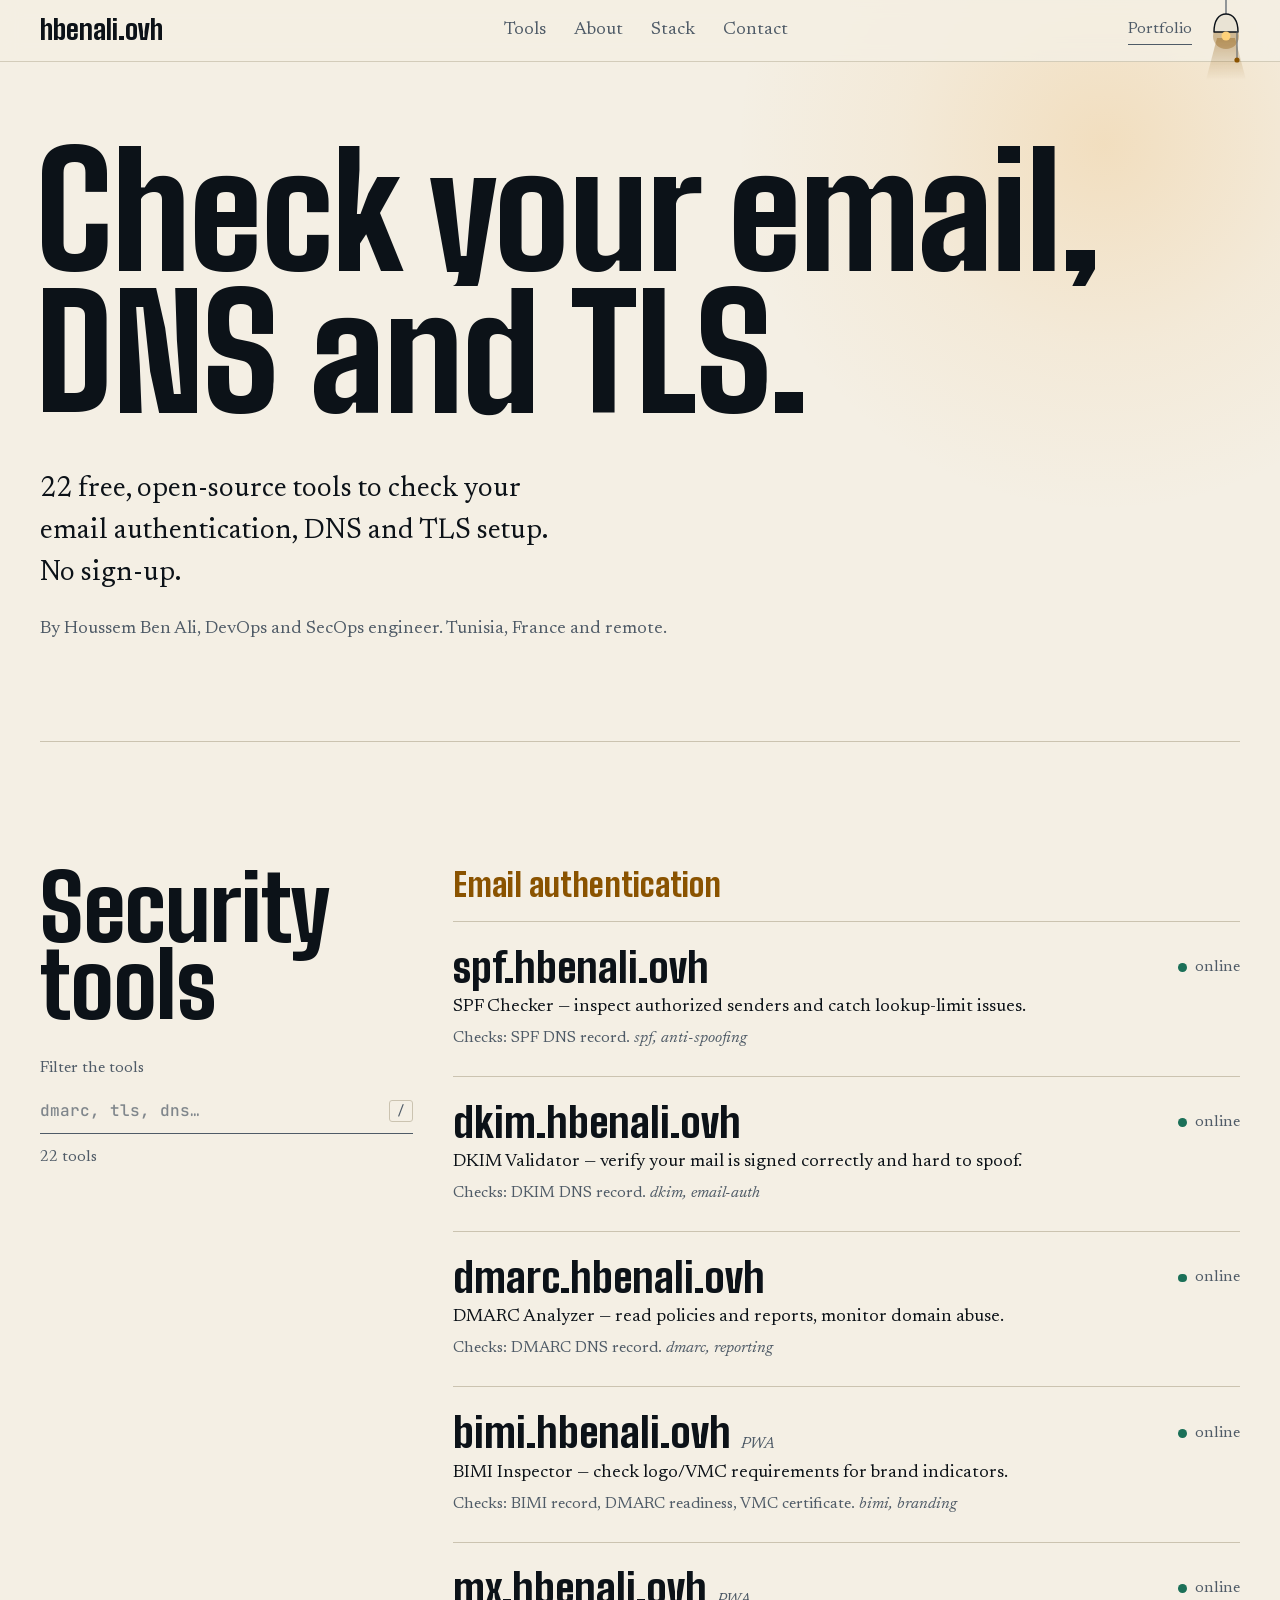
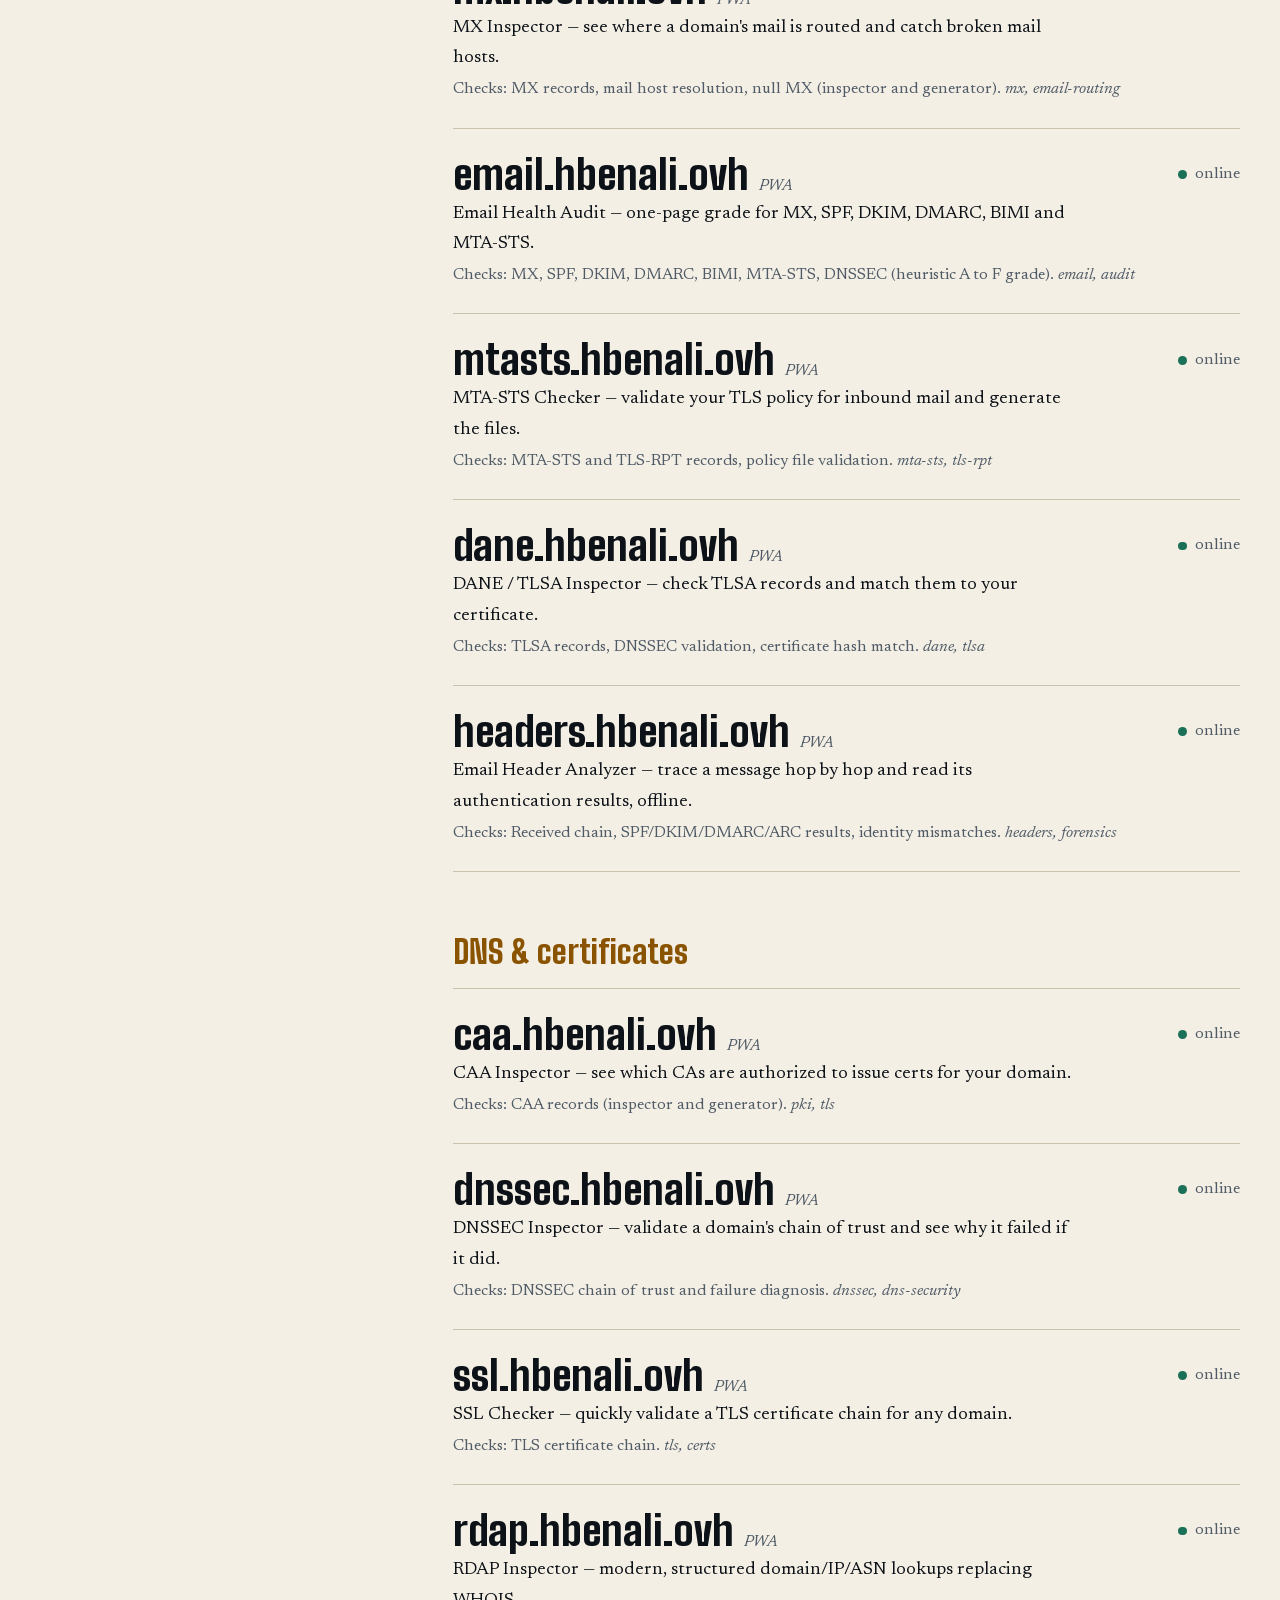
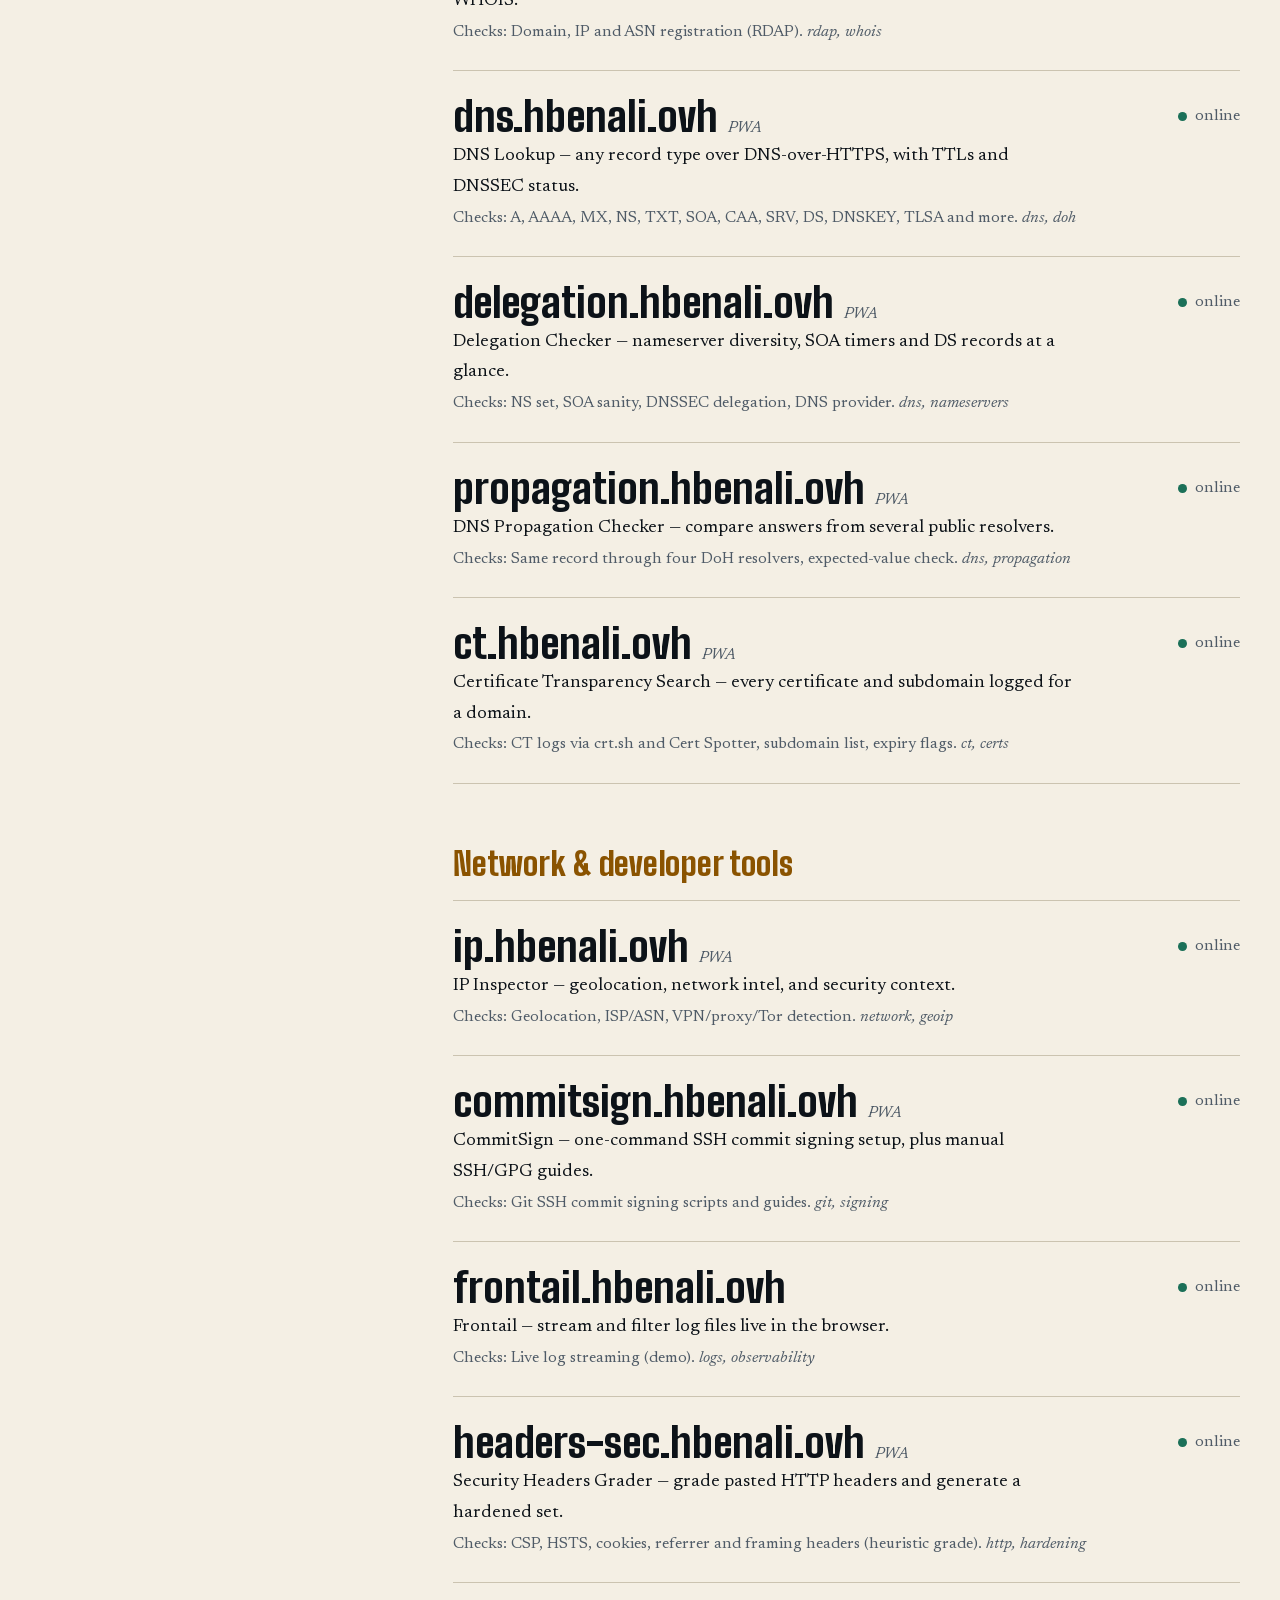
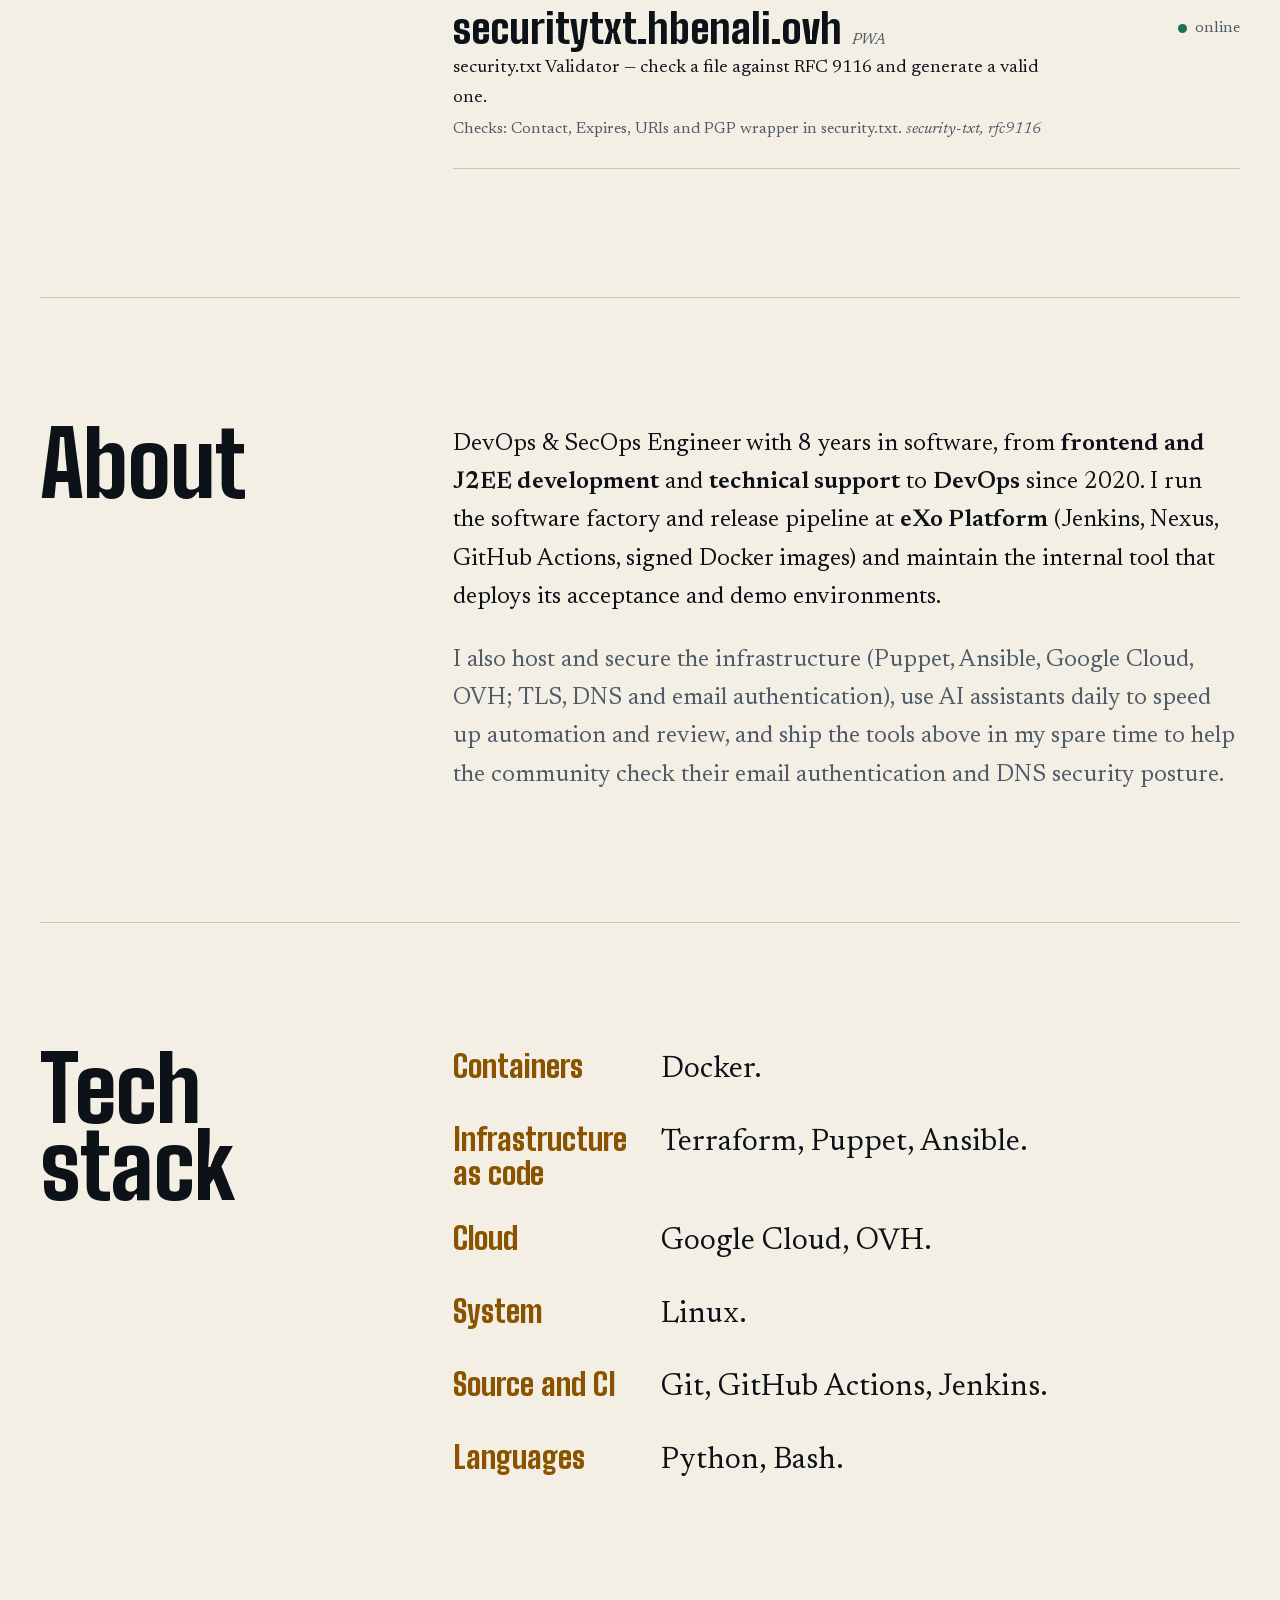
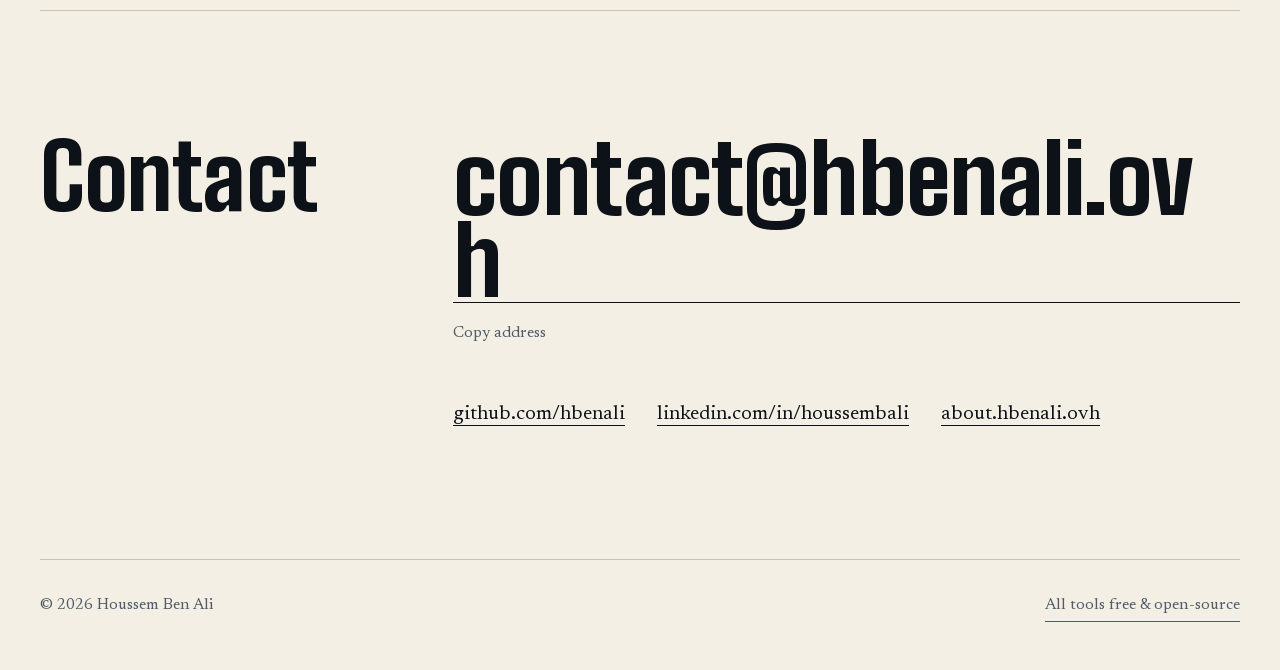
<file: index.html>
<!DOCTYPE html>
<html lang="en">

<head>
    <meta charset="UTF-8">
    <meta name="viewport" content="width=device-width, initial-scale=1.0">
    <title>hbenali.ovh - Houssem Ben Ali | DevOps & SecOps Engineer · Open-Source Security Tools</title>

    <!-- SEO -->
    <meta name="description" content="Houssem Ben Ali - DevOps & SecOps Engineer. Open-source security tools: MX, CAA, DKIM, SPF, DMARC, BIMI, DNS, DANE and IP inspection.">
    <meta name="keywords" content="DevOps, Open Source, Security, Email Authentication, CAA, DKIM, SPF, DMARC, BIMI, IP Inspector, Houssem Ben Ali">
    <meta name="author" content="Houssem Ben Ali">

    <!-- Favicon Section -->
    <link rel="apple-touch-icon" sizes="180x180" href="/apple-touch-icon.png">
    <link rel="icon" type="image/png" sizes="32x32" href="/favicon-32x32.png">
    <link rel="icon" type="image/png" sizes="16x16" href="/favicon-16x16.png">
    <link rel="manifest" href="/site.webmanifest">
    <meta name="msapplication-TileColor" content="#0c1218">
    <meta name="color-scheme" content="dark light">
    <meta name="theme-color" content="#0c1218" media="(prefers-color-scheme: dark)">
    <meta name="theme-color" content="#f4efe4" media="(prefers-color-scheme: light)">
    <link rel="canonical" href="https://www.hbenali.ovh/">

    <!-- Security (static hosting: no custom HTTP headers, so CSP/referrer are set here, with no inline script/style; X-Frame-Options/X-Content-Type-Options need a real header and aren't achievable via meta) -->
    <meta http-equiv="Content-Security-Policy" content="default-src 'self'; script-src 'self'; style-src 'self'; font-src 'self'; img-src 'self' data:; connect-src 'self'; object-src 'none'; base-uri 'self'; form-action 'self'">
    <meta name="referrer" content="strict-origin-when-cross-origin">

    <!-- Open Graph -->
    <meta property="og:type" content="website">
    <meta property="og:title" content="hbenali.ovh - Houssem Ben Ali | DevOps & SecOps Engineer · Open-Source Security Tools">
    <meta property="og:description" content="DevOps & SecOps Engineer. Open-source security tools: MX, CAA, DKIM, SPF, DMARC, BIMI, DNS, DANE and IP inspection.">
    <meta property="og:url" content="https://www.hbenali.ovh/">
    <meta property="og:image" content="https://www.hbenali.ovh/og-image.png">
    <meta property="og:image:type" content="image/png">
    <meta property="og:image:width" content="1200">
    <meta property="og:image:height" content="630">
    <meta property="og:image:alt" content="Houssem Ben Ali - DevOps &amp; SecOps Engineer. 22 free, open-source security tools for DNS, TLS and email authentication.">
    <meta property="og:site_name" content="Houssem Ben Ali">

    <!-- Twitter Card -->
    <meta name="twitter:card" content="summary_large_image">
    <meta name="twitter:title" content="hbenali.ovh - Houssem Ben Ali | DevOps & SecOps Engineer · Open-Source Security Tools">
    <meta name="twitter:description" content="DevOps & SecOps Engineer. Open-source security tools: MX, CAA, DKIM, SPF, DMARC, BIMI, DNS, DANE and IP inspection.">
    <meta name="twitter:image" content="https://www.hbenali.ovh/og-image.png">
    <meta name="twitter:image:alt" content="Houssem Ben Ali - DevOps &amp; SecOps Engineer. 22 free, open-source security tools for DNS, TLS and email authentication.">

    <!-- Structured Data -->
    <script type="application/ld+json">
    {
        "@context": "https://schema.org",
        "@type": "Person",
        "name": "Houssem Ben Ali",
        "jobTitle": "DevOps & SecOps Engineer",
        "url": "https://www.hbenali.ovh/",
        "sameAs": [
            "https://linkedin.com/in/houssembali",
            "https://github.com/hbenali",
            "https://about.hbenali.ovh/"
        ],
        "knowsAbout": ["DevOps", "Open Source", "Security", "Email Authentication", "SPF", "DKIM", "DMARC", "BIMI", "CAA", "Docker", "Terraform", "Puppet", "Ansible", "Jenkins"]
    }
    </script>

    <!-- Assets (all self-hosted) -->
    <link rel="preload" as="font" type="font/woff2" href="fonts/big-shoulders-latin-wght.woff2" crossorigin>
    <link rel="preload" as="font" type="font/woff2" href="fonts/newsreader-latin-wght.woff2" crossorigin>
    <script src="theme.js"></script>
    <link rel="stylesheet" href="site.css">
    <script src="app.js" defer></script>
</head>

<body>
    <a class="skip" href="#tools">Skip to the tools</a>

    <header class="bar">
        <div class="bar-inner">
            <a class="mark" href="/" aria-label="hbenali.ovh, home">hbenali.ovh</a>
            <nav aria-label="Sections">
                <ul>
                    <li><a href="#tools">Tools</a></li>
                    <li><a href="#about">About</a></li>
                    <li><a href="#stack">Stack</a></li>
                    <li><a href="#contact">Contact</a></li>
                </ul>
            </nav>
            <a class="bar-end link" href="https://about.hbenali.ovh" target="_blank" rel="noopener">Portfolio</a>
        </div>
    </header>

    <main>
        <section class="hero wrap" aria-labelledby="top-title">
            <h1 id="top-title" class="display">
                <span class="line"><span>Check your email,</span></span>
                <span class="line"><span>DNS and TLS.</span></span>
            </h1>
            <p class="lead">22 free, open-source tools to check your email authentication, DNS and TLS setup. No sign-up.</p>
            <p class="by">By Houssem Ben Ali, DevOps and SecOps engineer. Tunisia, France and remote.</p>
        </section>

        <section id="tools" class="wrap block" aria-labelledby="tools-title">
            <div class="block-head">
                <div>
                    <h2 id="tools-title" class="display block-title">Security tools</h2>
                    <div class="filter" role="search">
                        <label for="toolFilter">Filter the tools</label>
                        <div class="filter-row">
                            <input type="search" id="toolFilter" placeholder="dmarc, tls, dns&hellip;" autocomplete="off" spellcheck="false" aria-controls="toolsList">
                            <kbd aria-hidden="true">/</kbd>
                        </div>
                        <p class="filter-count" id="toolCount" role="status" aria-live="polite">22 tools</p>
                    </div>
                </div>
            </div>
            <div class="block-body" id="toolsList">
                <div class="tool-group">
                    <h3>Email authentication</h3>
                    <a href="https://spf.hbenali.ovh" class="tool" target="_blank" rel="noopener" data-tool>
                        <span class="tool-name">spf.hbenali.ovh</span>
                        <span class="tool-status"><span class="dot" aria-hidden="true"></span>online</span>
                        <span class="tool-desc">SPF Checker &mdash; inspect authorized senders and catch lookup-limit issues.</span>
                        <span class="tool-meta">Checks: SPF DNS record. <i>spf, anti-spoofing</i><span class="sr-only"> (opens in a new tab)</span></span>
                    </a>
                    <a href="https://dkim.hbenali.ovh" class="tool" target="_blank" rel="noopener" data-tool>
                        <span class="tool-name">dkim.hbenali.ovh</span>
                        <span class="tool-status"><span class="dot" aria-hidden="true"></span>online</span>
                        <span class="tool-desc">DKIM Validator &mdash; verify your mail is signed correctly and hard to spoof.</span>
                        <span class="tool-meta">Checks: DKIM DNS record. <i>dkim, email-auth</i><span class="sr-only"> (opens in a new tab)</span></span>
                    </a>
                    <a href="https://dmarc.hbenali.ovh" class="tool" target="_blank" rel="noopener" data-tool>
                        <span class="tool-name">dmarc.hbenali.ovh</span>
                        <span class="tool-status"><span class="dot" aria-hidden="true"></span>online</span>
                        <span class="tool-desc">DMARC Analyzer &mdash; read policies and reports, monitor domain abuse.</span>
                        <span class="tool-meta">Checks: DMARC DNS record. <i>dmarc, reporting</i><span class="sr-only"> (opens in a new tab)</span></span>
                    </a>
                    <a href="https://bimi.hbenali.ovh" class="tool" target="_blank" rel="noopener" data-tool>
                        <span class="tool-name">bimi.hbenali.ovh<span class="pwa" title="Installable as an app">PWA</span></span>
                        <span class="tool-status"><span class="dot" aria-hidden="true"></span>online</span>
                        <span class="tool-desc">BIMI Inspector &mdash; check logo/VMC requirements for brand indicators.</span>
                        <span class="tool-meta">Checks: BIMI record, DMARC readiness, VMC certificate. <i>bimi, branding</i><span class="sr-only"> (opens in a new tab)</span></span>
                    </a>
                    <a href="https://mx.hbenali.ovh" class="tool" target="_blank" rel="noopener" data-tool>
                        <span class="tool-name">mx.hbenali.ovh<span class="pwa" title="Installable as an app">PWA</span></span>
                        <span class="tool-status"><span class="dot" aria-hidden="true"></span>online</span>
                        <span class="tool-desc">MX Inspector &mdash; see where a domain's mail is routed and catch broken mail hosts.</span>
                        <span class="tool-meta">Checks: MX records, mail host resolution, null MX (inspector and generator). <i>mx, email-routing</i><span class="sr-only"> (opens in a new tab)</span></span>
                    </a>
                    <a href="https://email.hbenali.ovh" class="tool" target="_blank" rel="noopener" data-tool>
                        <span class="tool-name">email.hbenali.ovh<span class="pwa" title="Installable as an app">PWA</span></span>
                        <span class="tool-status"><span class="dot" aria-hidden="true"></span>online</span>
                        <span class="tool-desc">Email Health Audit &mdash; one-page grade for MX, SPF, DKIM, DMARC, BIMI and MTA-STS.</span>
                        <span class="tool-meta">Checks: MX, SPF, DKIM, DMARC, BIMI, MTA-STS, DNSSEC (heuristic A to F grade). <i>email, audit</i><span class="sr-only"> (opens in a new tab)</span></span>
                    </a>
                    <a href="https://mtasts.hbenali.ovh" class="tool" target="_blank" rel="noopener" data-tool>
                        <span class="tool-name">mtasts.hbenali.ovh<span class="pwa" title="Installable as an app">PWA</span></span>
                        <span class="tool-status"><span class="dot" aria-hidden="true"></span>online</span>
                        <span class="tool-desc">MTA-STS Checker &mdash; validate your TLS policy for inbound mail and generate the files.</span>
                        <span class="tool-meta">Checks: MTA-STS and TLS-RPT records, policy file validation. <i>mta-sts, tls-rpt</i><span class="sr-only"> (opens in a new tab)</span></span>
                    </a>
                    <a href="https://dane.hbenali.ovh" class="tool" target="_blank" rel="noopener" data-tool>
                        <span class="tool-name">dane.hbenali.ovh<span class="pwa" title="Installable as an app">PWA</span></span>
                        <span class="tool-status"><span class="dot" aria-hidden="true"></span>online</span>
                        <span class="tool-desc">DANE / TLSA Inspector &mdash; check TLSA records and match them to your certificate.</span>
                        <span class="tool-meta">Checks: TLSA records, DNSSEC validation, certificate hash match. <i>dane, tlsa</i><span class="sr-only"> (opens in a new tab)</span></span>
                    </a>
                    <a href="https://headers.hbenali.ovh" class="tool" target="_blank" rel="noopener" data-tool>
                        <span class="tool-name">headers.hbenali.ovh<span class="pwa" title="Installable as an app">PWA</span></span>
                        <span class="tool-status"><span class="dot" aria-hidden="true"></span>online</span>
                        <span class="tool-desc">Email Header Analyzer &mdash; trace a message hop by hop and read its authentication results, offline.</span>
                        <span class="tool-meta">Checks: Received chain, SPF/DKIM/DMARC/ARC results, identity mismatches. <i>headers, forensics</i><span class="sr-only"> (opens in a new tab)</span></span>
                    </a>
                </div>
                <div class="tool-group">
                    <h3>DNS &amp; certificates</h3>
                    <a href="https://caa.hbenali.ovh" class="tool" target="_blank" rel="noopener" data-tool>
                        <span class="tool-name">caa.hbenali.ovh<span class="pwa" title="Installable as an app">PWA</span></span>
                        <span class="tool-status"><span class="dot" aria-hidden="true"></span>online</span>
                        <span class="tool-desc">CAA Inspector &mdash; see which CAs are authorized to issue certs for your domain.</span>
                        <span class="tool-meta">Checks: CAA records (inspector and generator). <i>pki, tls</i><span class="sr-only"> (opens in a new tab)</span></span>
                    </a>
                    <a href="https://dnssec.hbenali.ovh" class="tool" target="_blank" rel="noopener" data-tool>
                        <span class="tool-name">dnssec.hbenali.ovh<span class="pwa" title="Installable as an app">PWA</span></span>
                        <span class="tool-status"><span class="dot" aria-hidden="true"></span>online</span>
                        <span class="tool-desc">DNSSEC Inspector &mdash; validate a domain's chain of trust and see why it failed if it did.</span>
                        <span class="tool-meta">Checks: DNSSEC chain of trust and failure diagnosis. <i>dnssec, dns-security</i><span class="sr-only"> (opens in a new tab)</span></span>
                    </a>
                    <a href="https://ssl.hbenali.ovh" class="tool" target="_blank" rel="noopener" data-tool>
                        <span class="tool-name">ssl.hbenali.ovh<span class="pwa" title="Installable as an app">PWA</span></span>
                        <span class="tool-status"><span class="dot" aria-hidden="true"></span>online</span>
                        <span class="tool-desc">SSL Checker &mdash; quickly validate a TLS certificate chain for any domain.</span>
                        <span class="tool-meta">Checks: TLS certificate chain. <i>tls, certs</i><span class="sr-only"> (opens in a new tab)</span></span>
                    </a>
                    <a href="https://rdap.hbenali.ovh" class="tool" target="_blank" rel="noopener" data-tool>
                        <span class="tool-name">rdap.hbenali.ovh<span class="pwa" title="Installable as an app">PWA</span></span>
                        <span class="tool-status"><span class="dot" aria-hidden="true"></span>online</span>
                        <span class="tool-desc">RDAP Inspector &mdash; modern, structured domain/IP/ASN lookups replacing WHOIS.</span>
                        <span class="tool-meta">Checks: Domain, IP and ASN registration (RDAP). <i>rdap, whois</i><span class="sr-only"> (opens in a new tab)</span></span>
                    </a>
                    <a href="https://dns.hbenali.ovh" class="tool" target="_blank" rel="noopener" data-tool>
                        <span class="tool-name">dns.hbenali.ovh<span class="pwa" title="Installable as an app">PWA</span></span>
                        <span class="tool-status"><span class="dot" aria-hidden="true"></span>online</span>
                        <span class="tool-desc">DNS Lookup &mdash; any record type over DNS-over-HTTPS, with TTLs and DNSSEC status.</span>
                        <span class="tool-meta">Checks: A, AAAA, MX, NS, TXT, SOA, CAA, SRV, DS, DNSKEY, TLSA and more. <i>dns, doh</i><span class="sr-only"> (opens in a new tab)</span></span>
                    </a>
                    <a href="https://delegation.hbenali.ovh" class="tool" target="_blank" rel="noopener" data-tool>
                        <span class="tool-name">delegation.hbenali.ovh<span class="pwa" title="Installable as an app">PWA</span></span>
                        <span class="tool-status"><span class="dot" aria-hidden="true"></span>online</span>
                        <span class="tool-desc">Delegation Checker &mdash; nameserver diversity, SOA timers and DS records at a glance.</span>
                        <span class="tool-meta">Checks: NS set, SOA sanity, DNSSEC delegation, DNS provider. <i>dns, nameservers</i><span class="sr-only"> (opens in a new tab)</span></span>
                    </a>
                    <a href="https://propagation.hbenali.ovh" class="tool" target="_blank" rel="noopener" data-tool>
                        <span class="tool-name">propagation.hbenali.ovh<span class="pwa" title="Installable as an app">PWA</span></span>
                        <span class="tool-status"><span class="dot" aria-hidden="true"></span>online</span>
                        <span class="tool-desc">DNS Propagation Checker &mdash; compare answers from several public resolvers.</span>
                        <span class="tool-meta">Checks: Same record through four DoH resolvers, expected-value check. <i>dns, propagation</i><span class="sr-only"> (opens in a new tab)</span></span>
                    </a>
                    <a href="https://ct.hbenali.ovh" class="tool" target="_blank" rel="noopener" data-tool>
                        <span class="tool-name">ct.hbenali.ovh<span class="pwa" title="Installable as an app">PWA</span></span>
                        <span class="tool-status"><span class="dot" aria-hidden="true"></span>online</span>
                        <span class="tool-desc">Certificate Transparency Search &mdash; every certificate and subdomain logged for a domain.</span>
                        <span class="tool-meta">Checks: CT logs via crt.sh and Cert Spotter, subdomain list, expiry flags. <i>ct, certs</i><span class="sr-only"> (opens in a new tab)</span></span>
                    </a>
                </div>
                <div class="tool-group">
                    <h3>Network &amp; developer tools</h3>
                    <a href="https://ip.hbenali.ovh" class="tool" target="_blank" rel="noopener" data-tool>
                        <span class="tool-name">ip.hbenali.ovh<span class="pwa" title="Installable as an app">PWA</span></span>
                        <span class="tool-status"><span class="dot" aria-hidden="true"></span>online</span>
                        <span class="tool-desc">IP Inspector &mdash; geolocation, network intel, and security context.</span>
                        <span class="tool-meta">Checks: Geolocation, ISP/ASN, VPN/proxy/Tor detection. <i>network, geoip</i><span class="sr-only"> (opens in a new tab)</span></span>
                    </a>
                    <a href="https://commitsign.hbenali.ovh" class="tool" target="_blank" rel="noopener" data-tool>
                        <span class="tool-name">commitsign.hbenali.ovh<span class="pwa" title="Installable as an app">PWA</span></span>
                        <span class="tool-status"><span class="dot" aria-hidden="true"></span>online</span>
                        <span class="tool-desc">CommitSign &mdash; one-command SSH commit signing setup, plus manual SSH/GPG guides.</span>
                        <span class="tool-meta">Checks: Git SSH commit signing scripts and guides. <i>git, signing</i><span class="sr-only"> (opens in a new tab)</span></span>
                    </a>
                    <a href="https://frontail.hbenali.ovh" class="tool" target="_blank" rel="noopener" data-tool>
                        <span class="tool-name">frontail.hbenali.ovh</span>
                        <span class="tool-status"><span class="dot" aria-hidden="true"></span>online</span>
                        <span class="tool-desc">Frontail &mdash; stream and filter log files live in the browser.</span>
                        <span class="tool-meta">Checks: Live log streaming (demo). <i>logs, observability</i><span class="sr-only"> (opens in a new tab)</span></span>
                    </a>
                    <a href="https://headers-sec.hbenali.ovh" class="tool" target="_blank" rel="noopener" data-tool>
                        <span class="tool-name">headers-sec.hbenali.ovh<span class="pwa" title="Installable as an app">PWA</span></span>
                        <span class="tool-status"><span class="dot" aria-hidden="true"></span>online</span>
                        <span class="tool-desc">Security Headers Grader &mdash; grade pasted HTTP headers and generate a hardened set.</span>
                        <span class="tool-meta">Checks: CSP, HSTS, cookies, referrer and framing headers (heuristic grade). <i>http, hardening</i><span class="sr-only"> (opens in a new tab)</span></span>
                    </a>
                    <a href="https://securitytxt.hbenali.ovh" class="tool" target="_blank" rel="noopener" data-tool>
                        <span class="tool-name">securitytxt.hbenali.ovh<span class="pwa" title="Installable as an app">PWA</span></span>
                        <span class="tool-status"><span class="dot" aria-hidden="true"></span>online</span>
                        <span class="tool-desc">security.txt Validator &mdash; check a file against RFC 9116 and generate a valid one.</span>
                        <span class="tool-meta">Checks: Contact, Expires, URIs and PGP wrapper in security.txt. <i>security-txt, rfc9116</i><span class="sr-only"> (opens in a new tab)</span></span>
                    </a>
                </div>
                <p class="tool-empty" id="toolEmpty" hidden>No tool matches that search. Press <kbd>Esc</kbd> to clear it.</p>
            </div>
        </section>

        <section id="about" class="wrap block" aria-labelledby="about-title">
            <div class="block-head"><div><h2 id="about-title" class="display block-title">About</h2></div></div>
            <div class="block-body about-text">
                    <p>DevOps &amp; SecOps Engineer with 8 years in software, from <strong>frontend and J2EE development</strong> and <strong>technical support</strong> to <strong>DevOps</strong> since 2020. I run the software factory and release pipeline at <strong>eXo Platform</strong> (Jenkins, Nexus, GitHub Actions, signed Docker images) and maintain the internal tool that deploys its acceptance and demo environments.</p>
                    <p>I also host and secure the infrastructure (Puppet, Ansible, Google Cloud, OVH; TLS, DNS and email authentication), use AI assistants daily to speed up automation and review, and ship the tools above in my spare time to help the community check their email authentication and DNS security posture.</p>
            </div>
        </section>

        <section id="stack" class="wrap block" aria-labelledby="stack-title">
            <div class="block-head"><div><h2 id="stack-title" class="display block-title">Tech stack</h2></div></div>
            <div class="block-body">
                <dl class="stack">
                    <div><dt>Containers</dt><dd>Docker.</dd></div>
                    <div><dt>Infrastructure as code</dt><dd>Terraform, Puppet, Ansible.</dd></div>
                    <div><dt>Cloud</dt><dd>Google Cloud, OVH.</dd></div>
                    <div><dt>System</dt><dd>Linux.</dd></div>
                    <div><dt>Source and CI</dt><dd>Git, GitHub Actions, Jenkins.</dd></div>
                    <div><dt>Languages</dt><dd>Python, Bash.</dd></div>
                </dl>
            </div>
        </section>

        <section id="contact" class="wrap block" aria-labelledby="contact-title">
            <div class="block-head"><div><h2 id="contact-title" class="display block-title">Contact</h2></div></div>
            <div class="block-body">
                <a class="link display contact-mail" href="mailto:contact@hbenali.ovh" id="emailLink">contact@hbenali.ovh</a>
                <div><button type="button" class="copy link" id="copyBtn"><span id="copyLabel" role="status" aria-live="polite">Copy address</span></button></div>
                <ul class="contact-links">
                    <li><a class="link" href="https://github.com/hbenali" target="_blank" rel="noopener">github.com/hbenali</a></li>
                    <li><a class="link" href="https://linkedin.com/in/houssembali" target="_blank" rel="noopener">linkedin.com/in/houssembali</a></li>
                    <li><a class="link" href="https://about.hbenali.ovh" target="_blank" rel="noopener">about.hbenali.ovh</a></li>
                </ul>
            </div>
        </section>
    </main>

    <footer class="foot">
        <div>
            <span>&copy; 2026 Houssem Ben Ali</span>
            <a class="link" href="https://github.com/hbenali" target="_blank" rel="noopener">All tools free &amp; open-source</a>
        </div>
    </footer>
</body>

</html>
</file>
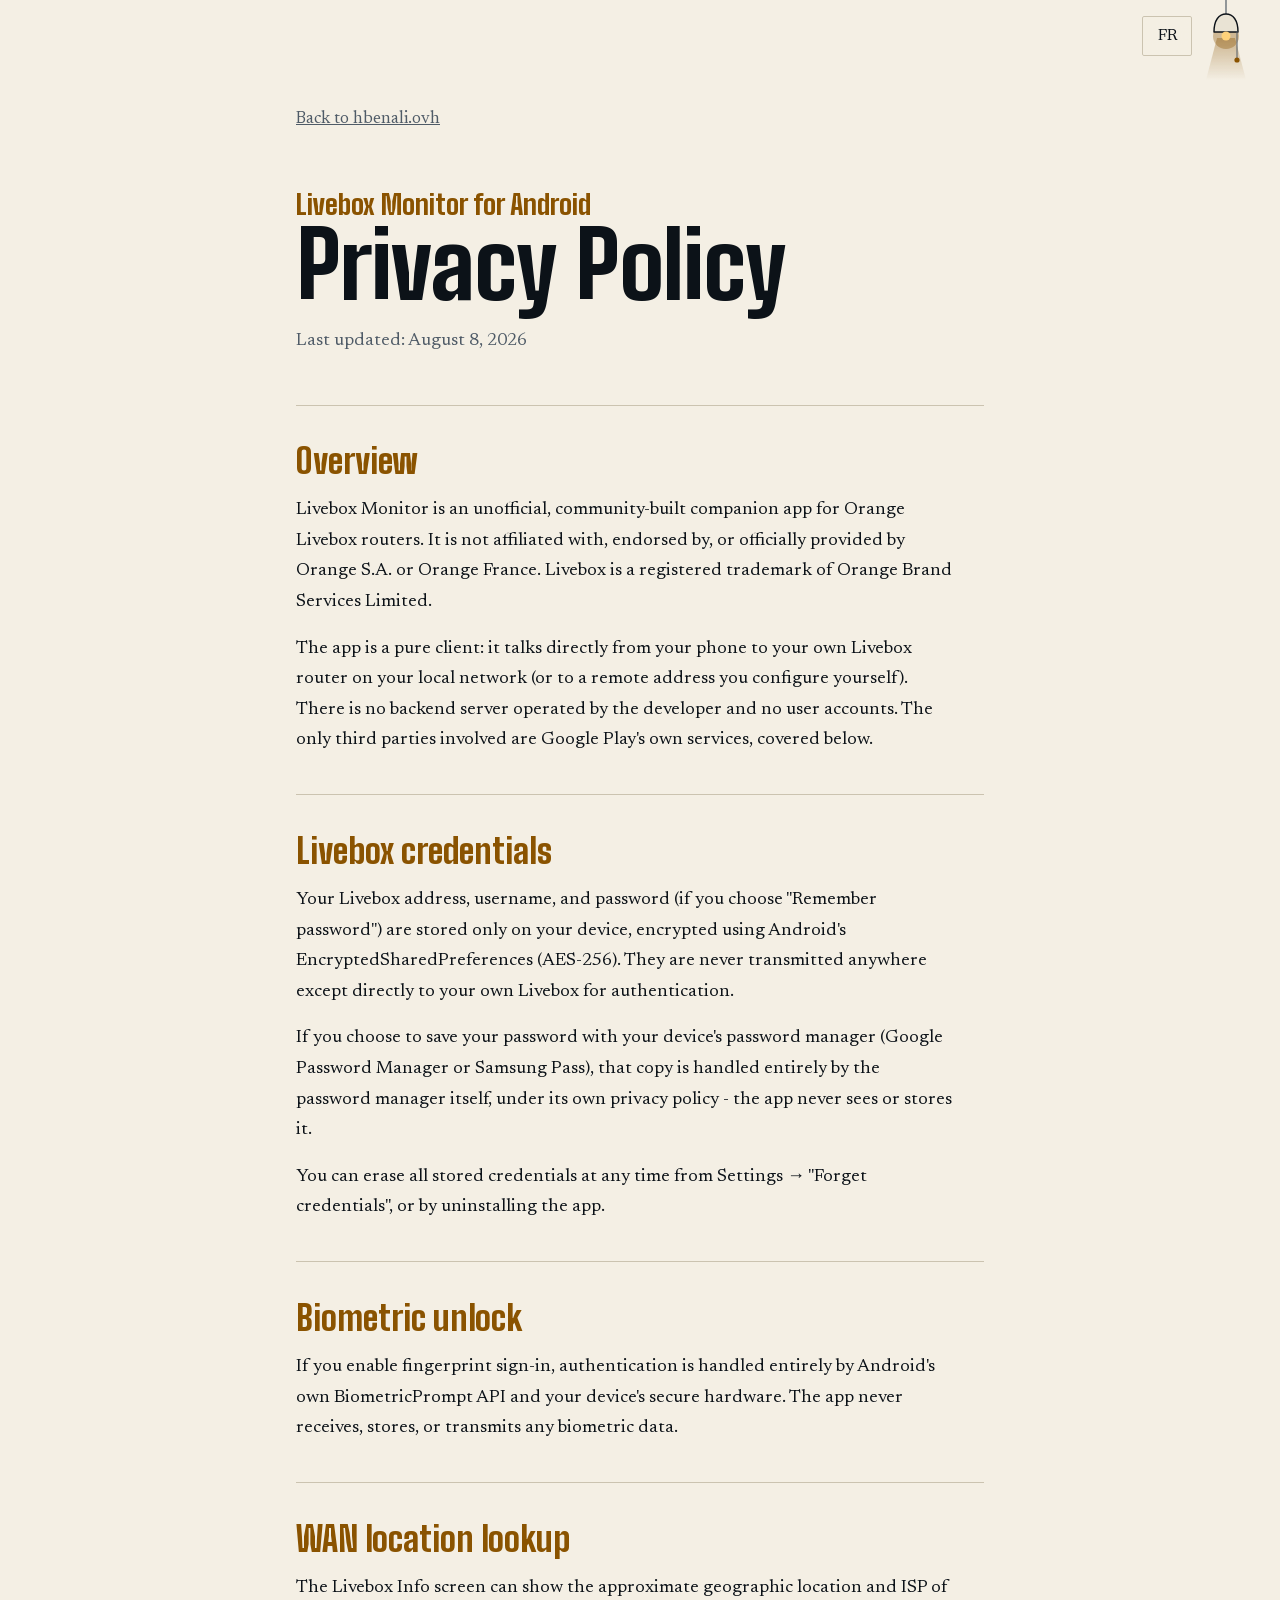
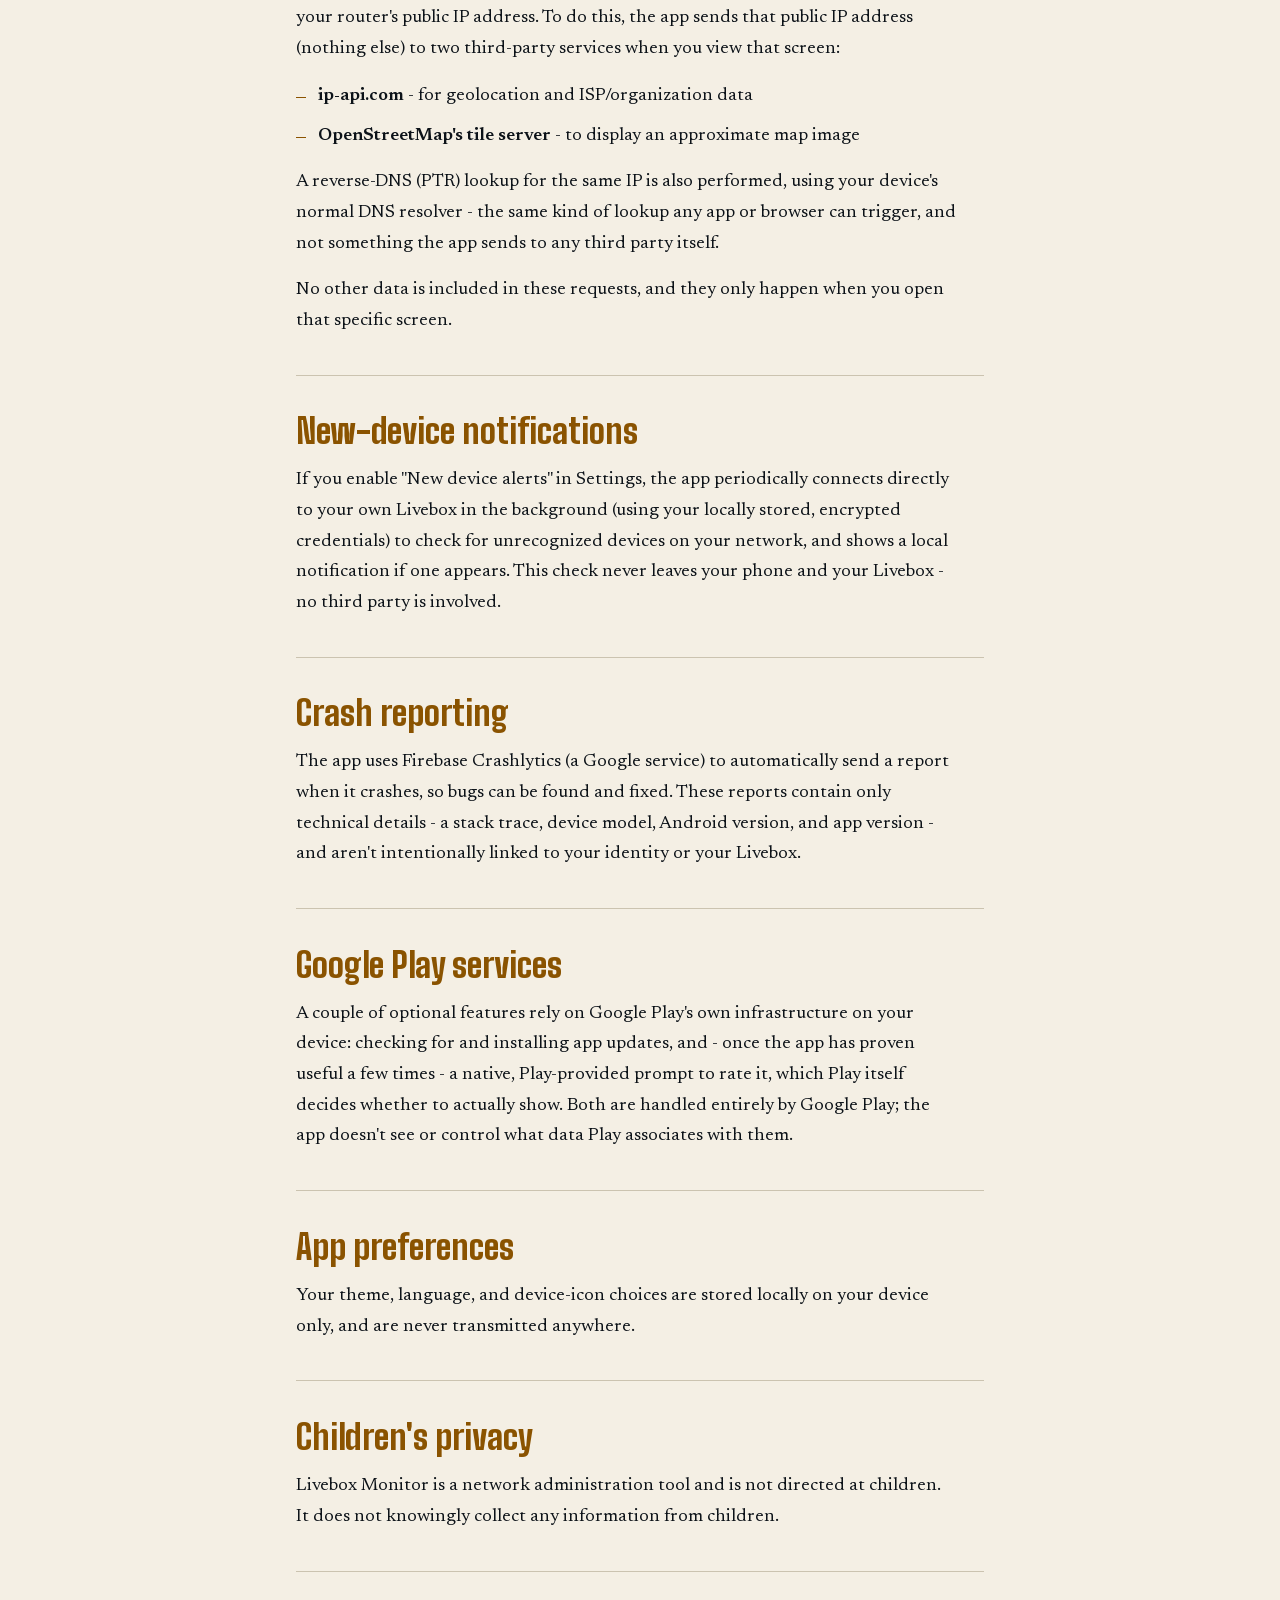
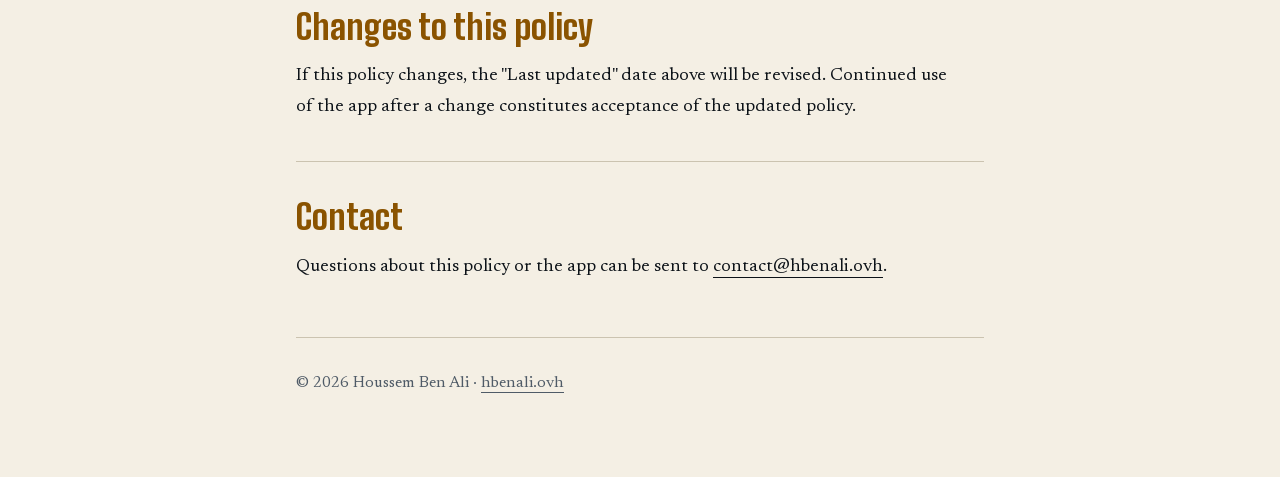
<file: livebox-monitor-privacy.html>
<!DOCTYPE html>
<html lang="en">

<head>
    <meta charset="UTF-8">
    <meta name="viewport" content="width=device-width, initial-scale=1.0">
    <title>Livebox Monitor - Privacy Policy | Houssem Ben Ali</title>

    <meta name="description" content="Privacy policy for the Livebox Monitor Android app - an unofficial companion app for Orange Livebox routers.">
    <meta name="robots" content="index, follow">
    <meta name="author" content="Houssem Ben Ali">

    <link rel="apple-touch-icon" sizes="180x180" href="/apple-touch-icon.png">
    <link rel="icon" type="image/png" sizes="32x32" href="/favicon-32x32.png">
    <link rel="icon" type="image/png" sizes="16x16" href="/favicon-16x16.png">
    <link rel="manifest" href="/site.webmanifest">
    <meta name="msapplication-TileColor" content="#0c1218">
    <meta name="color-scheme" content="dark light">
    <meta name="theme-color" content="#0c1218" media="(prefers-color-scheme: dark)">
    <meta name="theme-color" content="#f4efe4" media="(prefers-color-scheme: light)">
    <link rel="canonical" href="https://www.hbenali.ovh/livebox-monitor-privacy.html">

    <meta property="og:type" content="website">
    <meta property="og:title" content="Livebox Monitor - Privacy Policy">
    <meta property="og:description" content="Privacy policy for the Livebox Monitor Android app.">
    <meta property="og:url" content="https://www.hbenali.ovh/livebox-monitor-privacy.html">
    <meta property="og:image" content="https://www.hbenali.ovh/android-chrome-512x512.png">
    <meta property="og:site_name" content="Houssem Ben Ali">
    <link rel="preload" as="font" type="font/woff2" href="/fonts/big-shoulders-latin-wght.woff2" crossorigin>
    <link rel="preload" as="font" type="font/woff2" href="/fonts/newsreader-latin-wght.woff2" crossorigin>
    <script src="/theme.js"></script>
    <link rel="stylesheet" href="/site.css">
</head>

<body>

    <div class="controls">
        <button class="control-btn lang-toggle" aria-label="Switch language" title="Switch language">
            <span class="lang-toggle-label">FR</span>
        </button>
    </div>

    <div class="container">
        <div id="lang-en" class="lang-content">
            <a href="/" class="back-link">Back to hbenali.ovh</a>

            <div class="page-header">
                <div class="badge">Livebox Monitor for Android</div>
                <h1>Privacy Policy</h1>
                <p class="updated">Last updated: August 8, 2026</p>
            </div>

            <div class="card">
                <h2>Overview</h2>
                <p>Livebox Monitor is an unofficial, community-built companion app for Orange Livebox routers. It is not affiliated with, endorsed by, or officially provided by Orange S.A. or Orange France. Livebox is a registered trademark of Orange Brand Services Limited.</p>
                <p>The app is a pure client: it talks directly from your phone to your own Livebox router on your local network (or to a remote address you configure yourself). There is no backend server operated by the developer and no user accounts. The only third parties involved are Google Play's own services, covered below.</p>
            </div>

            <div class="card">
                <h2>Livebox credentials</h2>
                <p>Your Livebox address, username, and password (if you choose "Remember password") are stored only on your device, encrypted using Android's EncryptedSharedPreferences (AES-256). They are never transmitted anywhere except directly to your own Livebox for authentication.</p>
                <p>If you choose to save your password with your device's password manager (Google Password Manager or Samsung Pass), that copy is handled entirely by the password manager itself, under its own privacy policy - the app never sees or stores it.</p>
                <p>You can erase all stored credentials at any time from Settings &rarr; "Forget credentials", or by uninstalling the app.</p>
            </div>

            <div class="card">
                <h2>Biometric unlock</h2>
                <p>If you enable fingerprint sign-in, authentication is handled entirely by Android's own BiometricPrompt API and your device's secure hardware. The app never receives, stores, or transmits any biometric data.</p>
            </div>

            <div class="card">
                <h2>WAN location lookup</h2>
                <p>The Livebox Info screen can show the approximate geographic location and ISP of your router's public IP address. To do this, the app sends that public IP address (nothing else) to two third-party services when you view that screen:</p>
                <ul>
                    <li><strong>ip-api.com</strong> - for geolocation and ISP/organization data</li>
                    <li><strong>OpenStreetMap's tile server</strong> - to display an approximate map image</li>
                </ul>
                <p>A reverse-DNS (PTR) lookup for the same IP is also performed, using your device's normal DNS resolver - the same kind of lookup any app or browser can trigger, and not something the app sends to any third party itself.</p>
                <p>No other data is included in these requests, and they only happen when you open that specific screen.</p>
            </div>

            <div class="card">
                <h2>New-device notifications</h2>
                <p>If you enable "New device alerts" in Settings, the app periodically connects directly to your own Livebox in the background (using your locally stored, encrypted credentials) to check for unrecognized devices on your network, and shows a local notification if one appears. This check never leaves your phone and your Livebox - no third party is involved.</p>
            </div>

            <div class="card">
                <h2>Crash reporting</h2>
                <p>The app uses Firebase Crashlytics (a Google service) to automatically send a report when it crashes, so bugs can be found and fixed. These reports contain only technical details - a stack trace, device model, Android version, and app version - and aren't intentionally linked to your identity or your Livebox.</p>
            </div>

            <div class="card">
                <h2>Google Play services</h2>
                <p>A couple of optional features rely on Google Play's own infrastructure on your device: checking for and installing app updates, and - once the app has proven useful a few times - a native, Play-provided prompt to rate it, which Play itself decides whether to actually show. Both are handled entirely by Google Play; the app doesn't see or control what data Play associates with them.</p>
            </div>

            <div class="card">
                <h2>App preferences</h2>
                <p>Your theme, language, and device-icon choices are stored locally on your device only, and are never transmitted anywhere.</p>
            </div>

            <div class="card">
                <h2>Children's privacy</h2>
                <p>Livebox Monitor is a network administration tool and is not directed at children. It does not knowingly collect any information from children.</p>
            </div>

            <div class="card">
                <h2>Changes to this policy</h2>
                <p>If this policy changes, the "Last updated" date above will be revised. Continued use of the app after a change constitutes acceptance of the updated policy.</p>
            </div>

            <div class="card">
                <h2>Contact</h2>
                <p>Questions about this policy or the app can be sent to <a href="mailto:contact@hbenali.ovh">contact@hbenali.ovh</a>.</p>
            </div>

            <footer>
                &copy; 2026 Houssem Ben Ali &middot; <a href="/">hbenali.ovh</a>
            </footer>
        </div>

        <div id="lang-fr" class="lang-content" style="display: none;">
            <a href="/" class="back-link">Retour à hbenali.ovh</a>

            <div class="page-header">
                <div class="badge">Livebox Monitor pour Android</div>
                <h1>Politique de confidentialité</h1>
                <p class="updated">Dernière mise à jour : 8 août 2026</p>
            </div>

            <div class="card">
                <h2>Aperçu</h2>
                <p>Livebox Monitor est une application non officielle, développée par la communauté, pour les routeurs Livebox d'Orange. Elle n'est ni affiliée à, ni approuvée par, ni officiellement fournie par Orange S.A. ou Orange France. Livebox est une marque déposée d'Orange Brand Services Limited.</p>
                <p>L'application est un simple client : elle communique directement depuis votre téléphone avec votre propre Livebox sur votre réseau local (ou avec une adresse distante que vous configurez vous-même). Il n'y a pas de serveur backend exploité par le développeur, ni de comptes utilisateurs. Les seuls tiers impliqués sont les services de Google Play eux-mêmes, détaillés plus bas.</p>
            </div>

            <div class="card">
                <h2>Identifiants Livebox</h2>
                <p>Votre adresse Livebox, votre identifiant et votre mot de passe (si vous activez « Se souvenir du mot de passe ») sont stockés uniquement sur votre appareil, chiffrés avec EncryptedSharedPreferences d'Android (AES-256). Ils ne sont jamais transmis ailleurs qu'à votre propre Livebox, pour l'authentification.</p>
                <p>Si vous choisissez d'enregistrer votre mot de passe avec le gestionnaire de mots de passe de votre appareil (gestionnaire de mots de passe Google ou Samsung Pass), cette copie est gérée entièrement par le gestionnaire de mots de passe lui-même, selon sa propre politique de confidentialité - l'application ne la voit ni ne la stocke jamais.</p>
                <p>Vous pouvez effacer tous les identifiants enregistrés à tout moment depuis Paramètres &rarr; « Oublier les identifiants », ou en désinstallant l'application.</p>
            </div>

            <div class="card">
                <h2>Déverrouillage biométrique</h2>
                <p>Si vous activez la connexion par empreinte digitale, l'authentification est entièrement gérée par l'API BiometricPrompt d'Android et le matériel sécurisé de votre appareil. L'application ne reçoit, ne stocke, ni ne transmet aucune donnée biométrique.</p>
            </div>

            <div class="card">
                <h2>Localisation de l'adresse IP publique</h2>
                <p>L'écran Infos Livebox peut afficher la localisation géographique approximative et le fournisseur d'accès associés à l'adresse IP publique de votre routeur. Pour cela, l'application envoie cette adresse IP publique (rien d'autre) à deux services tiers lorsque vous consultez cet écran :</p>
                <ul>
                    <li><strong>ip-api.com</strong> - pour la géolocalisation et les données de FAI/organisation</li>
                    <li><strong>Le serveur de tuiles d'OpenStreetMap</strong> - pour afficher une carte approximative</li>
                </ul>
                <p>Une recherche DNS inversée (PTR) pour cette même adresse IP est également effectuée, via le résolveur DNS habituel de votre appareil - le même type de recherche que n'importe quelle application ou navigateur peut déclencher, et non quelque chose que l'application envoie elle-même à un tiers.</p>
                <p>Aucune autre donnée n'est incluse dans ces requêtes, et elles n'ont lieu que lorsque vous ouvrez cet écran précis.</p>
            </div>

            <div class="card">
                <h2>Notifications de nouveaux appareils</h2>
                <p>Si vous activez les « Alertes nouvel appareil » dans les Paramètres, l'application se connecte périodiquement, en arrière-plan, directement à votre propre Livebox (avec vos identifiants stockés localement et chiffrés) pour détecter les appareils inconnus sur votre réseau, et affiche une notification locale si l'un d'eux apparaît. Cette vérification ne quitte jamais votre téléphone et votre Livebox - aucun tiers n'est impliqué.</p>
            </div>

            <div class="card">
                <h2>Rapports de plantage</h2>
                <p>L'application utilise Firebase Crashlytics (un service Google) pour envoyer automatiquement un rapport en cas de plantage, afin que les bugs puissent être détectés et corrigés. Ces rapports contiennent uniquement des informations techniques - une pile d'appels, le modèle de l'appareil, la version d'Android et la version de l'application - et ne sont pas volontairement liés à votre identité ou à votre Livebox.</p>
            </div>

            <div class="card">
                <h2>Services Google Play</h2>
                <p>Quelques fonctionnalités optionnelles s'appuient sur l'infrastructure propre de Google Play sur votre appareil : la vérification et l'installation des mises à jour de l'application, ainsi que - une fois que l'application s'est montrée utile à plusieurs reprises - une invite native fournie par Play pour la noter, Play décidant lui-même de l'afficher ou non. Les deux sont entièrement gérées par Google Play ; l'application ne voit ni ne contrôle les données que Play y associe.</p>
            </div>

            <div class="card">
                <h2>Préférences de l'application</h2>
                <p>Votre thème, votre langue et vos choix d'icônes d'appareils sont stockés localement sur votre appareil uniquement, et ne sont jamais transmis ailleurs.</p>
            </div>

            <div class="card">
                <h2>Confidentialité des enfants</h2>
                <p>Livebox Monitor est un outil d'administration réseau et ne s'adresse pas aux enfants. Elle ne collecte sciemment aucune information auprès d'enfants.</p>
            </div>

            <div class="card">
                <h2>Modifications de cette politique</h2>
                <p>Si cette politique change, la date de « Dernière mise à jour » ci-dessus sera révisée. L'utilisation continue de l'application après un changement constitue une acceptation de la politique mise à jour.</p>
            </div>

            <div class="card">
                <h2>Contact</h2>
                <p>Les questions sur cette politique ou sur l'application peuvent être envoyées à <a href="mailto:contact@hbenali.ovh">contact@hbenali.ovh</a>.</p>
            </div>

            <footer>
                &copy; 2026 Houssem Ben Ali &middot; <a href="/">hbenali.ovh</a>
            </footer>
        </div>
    </div>

    <script>
        const langToggle = document.querySelector('.lang-toggle');
        const langLabel = langToggle.querySelector('.lang-toggle-label');
        const contentEn = document.getElementById('lang-en');
        const contentFr = document.getElementById('lang-fr');

        const getPreferredLang = () => {
            const saved = localStorage.getItem('lang');
            if (saved) return saved;
            return navigator.language.toLowerCase().startsWith('fr') ? 'fr' : 'en';
        };

        const setLang = (lang) => {
            contentEn.style.display = lang === 'en' ? '' : 'none';
            contentFr.style.display = lang === 'fr' ? '' : 'none';
            langLabel.textContent = lang === 'en' ? 'FR' : 'EN';
            document.documentElement.lang = lang;
            localStorage.setItem('lang', lang);
        };

        setLang(getPreferredLang());

        langToggle.addEventListener('click', () => {
            setLang(contentEn.style.display === 'none' ? 'en' : 'fr');
        });
    </script>
</body>

</html>
</file>
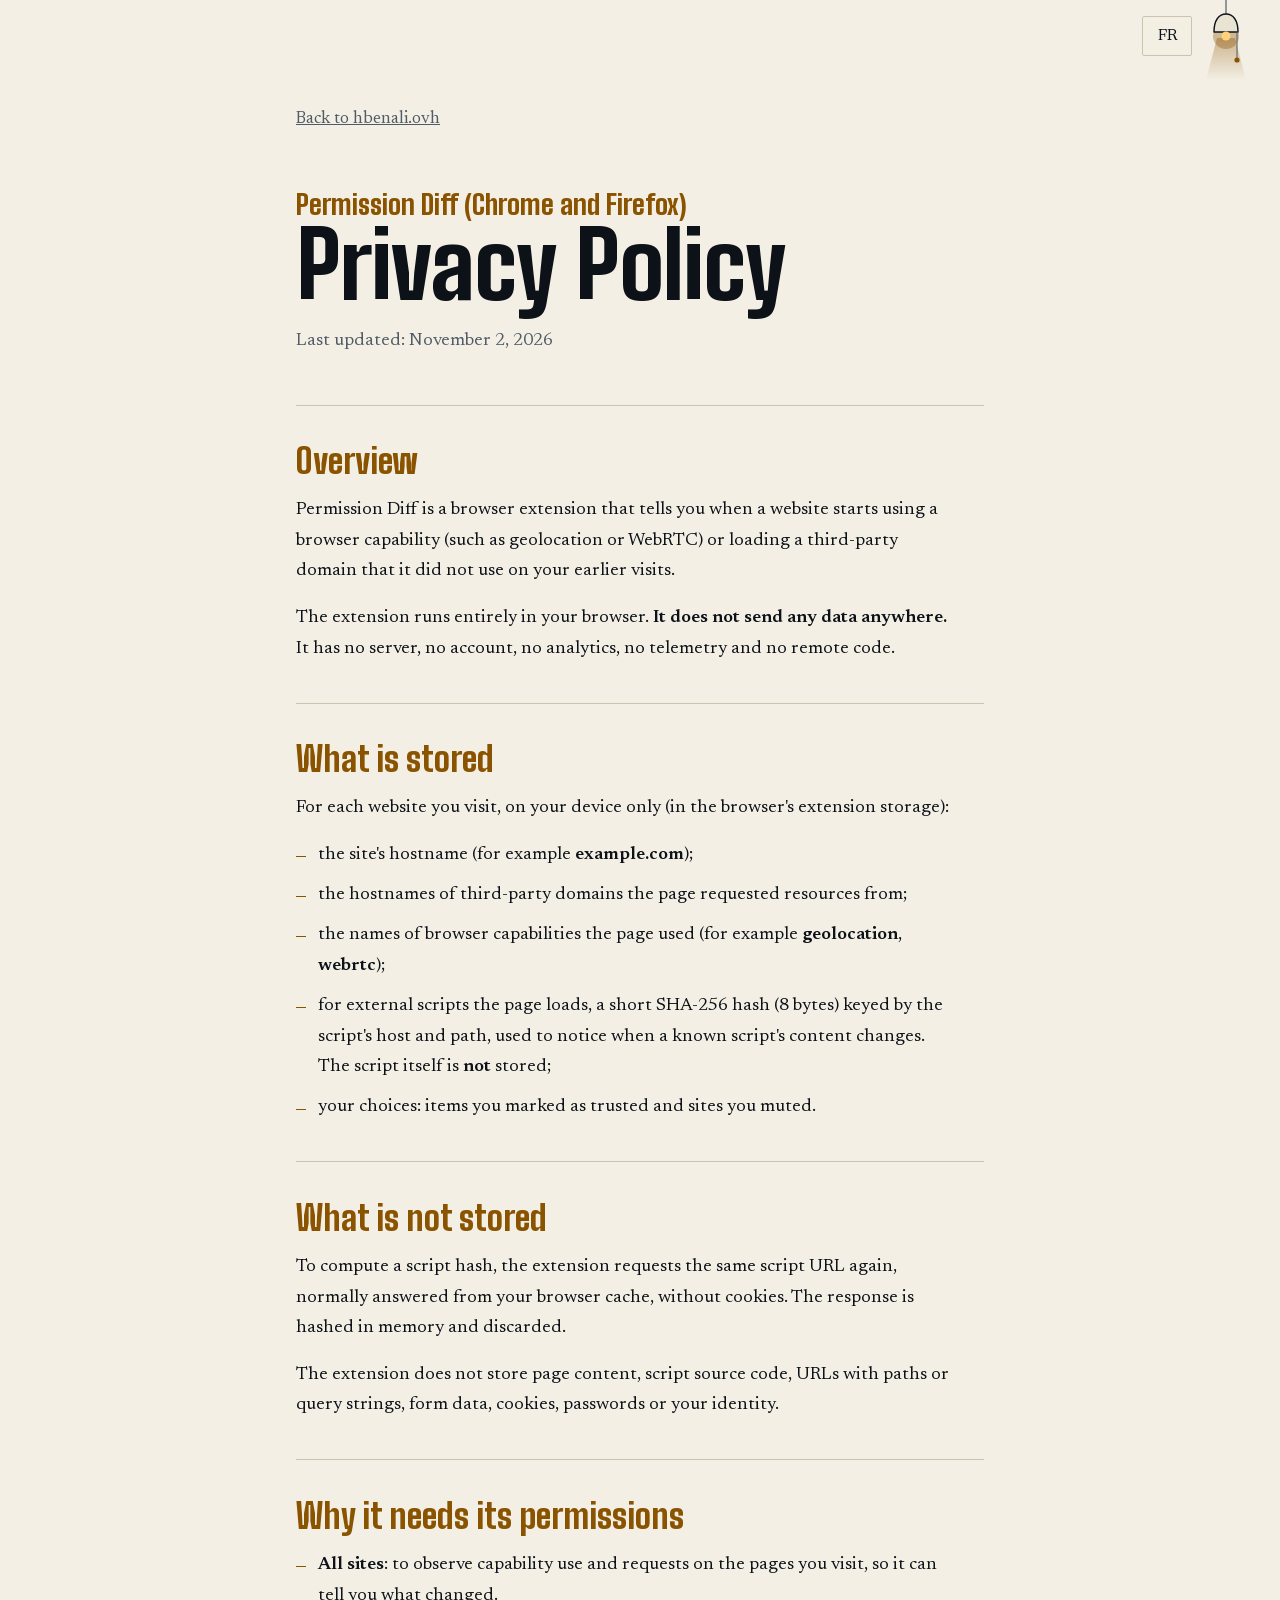
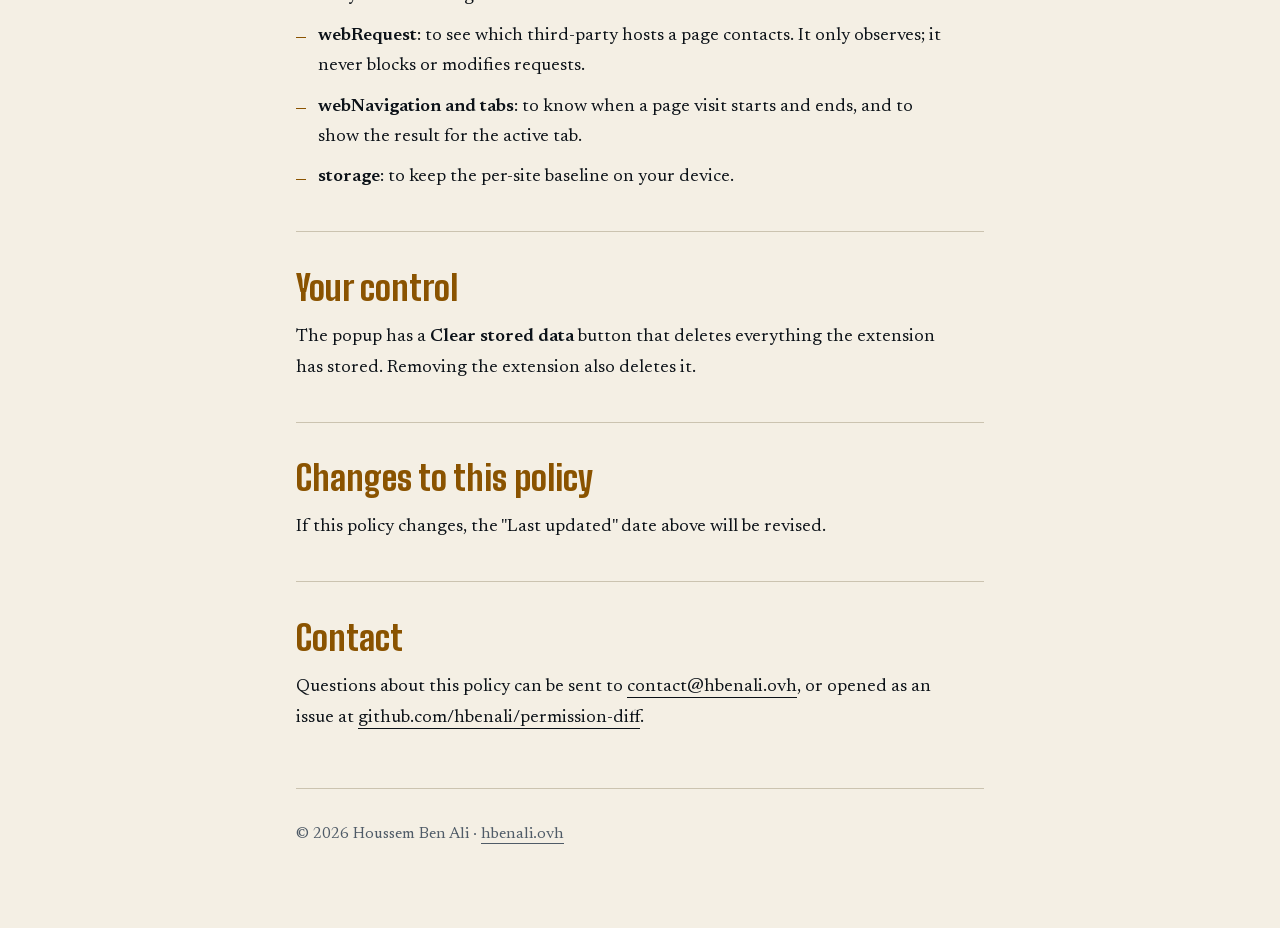
<file: permission-diff-privacy.html>
<!DOCTYPE html>
<html lang="en">

<head>
    <meta charset="UTF-8">
    <meta name="viewport" content="width=device-width, initial-scale=1.0">
    <title>Permission Diff - Privacy Policy | Houssem Ben Ali</title>

    <meta name="description" content="Privacy policy for Permission Diff, a browser extension that tells you when a website starts using new capabilities or third-party domains.">
    <meta name="robots" content="index, follow">
    <meta name="author" content="Houssem Ben Ali">

    <link rel="apple-touch-icon" sizes="180x180" href="/apple-touch-icon.png">
    <link rel="icon" type="image/png" sizes="32x32" href="/favicon-32x32.png">
    <link rel="icon" type="image/png" sizes="16x16" href="/favicon-16x16.png">
    <link rel="manifest" href="/site.webmanifest">
    <meta name="msapplication-TileColor" content="#0c1218">
    <meta name="color-scheme" content="dark light">
    <meta name="theme-color" content="#0c1218" media="(prefers-color-scheme: dark)">
    <meta name="theme-color" content="#f4efe4" media="(prefers-color-scheme: light)">
    <link rel="canonical" href="https://www.hbenali.ovh/permission-diff-privacy.html">

    <meta property="og:type" content="website">
    <meta property="og:title" content="Permission Diff - Privacy Policy">
    <meta property="og:description" content="Privacy policy for the Permission Diff browser extension.">
    <meta property="og:url" content="https://www.hbenali.ovh/permission-diff-privacy.html">
    <meta property="og:image" content="https://www.hbenali.ovh/android-chrome-512x512.png">
    <meta property="og:site_name" content="Houssem Ben Ali">
    <link rel="preload" as="font" type="font/woff2" href="/fonts/big-shoulders-latin-wght.woff2" crossorigin>
    <link rel="preload" as="font" type="font/woff2" href="/fonts/newsreader-latin-wght.woff2" crossorigin>
    <script src="/theme.js"></script>
    <link rel="stylesheet" href="/site.css">
</head>

<body>

    <div class="controls">
        <button class="control-btn lang-toggle" aria-label="Switch language" title="Switch language">
            <span class="lang-toggle-label">FR</span>
        </button>
    </div>

    <div class="container">
                <div id="lang-en" class="lang-content">
            <a href="/" class="back-link">Back to hbenali.ovh</a>

            <div class="page-header">
                <div class="badge">Permission Diff (Chrome and Firefox)</div>
                <h1>Privacy Policy</h1>
                <p class="updated">Last updated: November 2, 2026</p>
            </div>

            <div class="card">
                <h2>Overview</h2>
                <p>Permission Diff is a browser extension that tells you when a website starts using a browser capability (such as geolocation or WebRTC) or loading a third-party domain that it did not use on your earlier visits.</p>
                <p>The extension runs entirely in your browser. <strong>It does not send any data anywhere.</strong> It has no server, no account, no analytics, no telemetry and no remote code.</p>
            </div>

            <div class="card">
                <h2>What is stored</h2>
                <p>For each website you visit, on your device only (in the browser's extension storage):</p>
                <ul>
                    <li>the site's hostname (for example <strong>example.com</strong>);</li>
                    <li>the hostnames of third-party domains the page requested resources from;</li>
                    <li>the names of browser capabilities the page used (for example <strong>geolocation</strong>, <strong>webrtc</strong>);</li>
                    <li>for external scripts the page loads, a short SHA-256 hash (8 bytes) keyed by the script's host and path, used to notice when a known script's content changes. The script itself is <strong>not</strong> stored;</li>
                    <li>your choices: items you marked as trusted and sites you muted.</li>
                </ul>
            </div>

            <div class="card">
                <h2>What is not stored</h2>
                <p>To compute a script hash, the extension requests the same script URL again, normally answered from your browser cache, without cookies. The response is hashed in memory and discarded.</p>
                <p>The extension does not store page content, script source code, URLs with paths or query strings, form data, cookies, passwords or your identity.</p>
            </div>

            <div class="card">
                <h2>Why it needs its permissions</h2>
                <ul>
                    <li><strong>All sites</strong>: to observe capability use and requests on the pages you visit, so it can tell you what changed.</li>
                    <li><strong>webRequest</strong>: to see which third-party hosts a page contacts. It only observes; it never blocks or modifies requests.</li>
                    <li><strong>webNavigation and tabs</strong>: to know when a page visit starts and ends, and to show the result for the active tab.</li>
                    <li><strong>storage</strong>: to keep the per-site baseline on your device.</li>
                </ul>
            </div>

            <div class="card">
                <h2>Your control</h2>
                <p>The popup has a <strong>Clear stored data</strong> button that deletes everything the extension has stored. Removing the extension also deletes it.</p>
            </div>

            <div class="card">
                <h2>Changes to this policy</h2>
                <p>If this policy changes, the "Last updated" date above will be revised.</p>
            </div>

            <div class="card">
                <h2>Contact</h2>
                <p>Questions about this policy can be sent to <a href="mailto:contact@hbenali.ovh">contact@hbenali.ovh</a>, or opened as an issue at <a href="https://github.com/hbenali/permission-diff">github.com/hbenali/permission-diff</a>.</p>
            </div>

            <footer>
                &copy; 2026 Houssem Ben Ali &middot; <a href="/">hbenali.ovh</a>
            </footer>
        </div>

        <div id="lang-fr" class="lang-content" style="display: none;">
            <a href="/" class="back-link">Retour à hbenali.ovh</a>

            <div class="page-header">
                <div class="badge">Permission Diff (Chrome et Firefox)</div>
                <h1>Politique de confidentialité</h1>
                <p class="updated">Dernière mise à jour : 2 novembre 2026</p>
            </div>

            <div class="card">
                <h2>Aperçu</h2>
                <p>Permission Diff est une extension de navigateur qui vous prévient lorsqu'un site commence à utiliser une capacité du navigateur (comme la géolocalisation ou WebRTC) ou à charger un domaine tiers qu'il n'utilisait pas lors de vos visites précédentes.</p>
                <p>L'extension fonctionne entièrement dans votre navigateur. <strong>Elle n'envoie aucune donnée nulle part.</strong> Elle n'a ni serveur, ni compte, ni analytique, ni télémétrie, ni code distant.</p>
            </div>

            <div class="card">
                <h2>Ce qui est stocké</h2>
                <p>Pour chaque site visité, uniquement sur votre appareil (dans le stockage d'extension du navigateur) :</p>
                <ul>
                    <li>le nom d'hôte du site (par exemple <strong>example.com</strong>) ;</li>
                    <li>les noms d'hôte des domaines tiers dont la page a demandé des ressources ;</li>
                    <li>les noms des capacités du navigateur utilisées par la page (par exemple <strong>geolocation</strong>, <strong>webrtc</strong>) ;</li>
                    <li>pour les scripts externes chargés par la page, une courte empreinte SHA-256 (8 octets) associée à l'hôte et au chemin du script, utilisée pour détecter qu'un script connu a changé de contenu. Le script lui-même n'est <strong>pas</strong> stocké ;</li>
                    <li>vos choix : les éléments marqués comme fiables et les sites mis en sourdine.</li>
                </ul>
            </div>

            <div class="card">
                <h2>Ce qui n'est pas stocké</h2>
                <p>Pour calculer l'empreinte d'un script, l'extension redemande la même URL, normalement servie depuis le cache du navigateur, sans cookies. La réponse est hachée en mémoire puis jetée.</p>
                <p>L'extension ne stocke ni le contenu des pages, ni le code source des scripts, ni les URL avec chemin ou paramètres, ni les données de formulaires, ni les cookies, ni les mots de passe, ni votre identité.</p>
            </div>

            <div class="card">
                <h2>Pourquoi elle demande ses autorisations</h2>
                <ul>
                    <li><strong>Tous les sites</strong> : pour observer l'usage des capacités et les requêtes sur les pages que vous visitez, afin de vous dire ce qui a changé.</li>
                    <li><strong>webRequest</strong> : pour voir quels hôtes tiers une page contacte. Elle observe uniquement ; elle ne bloque ni ne modifie jamais les requêtes.</li>
                    <li><strong>webNavigation et tabs</strong> : pour savoir quand une visite commence et se termine, et afficher le résultat pour l'onglet actif.</li>
                    <li><strong>storage</strong> : pour conserver la référence de chaque site sur votre appareil.</li>
                </ul>
            </div>

            <div class="card">
                <h2>Votre contrôle</h2>
                <p>La fenêtre de l'extension a un bouton <strong>Clear stored data</strong> qui supprime tout ce que l'extension a stocké. Désinstaller l'extension supprime aussi ces données.</p>
            </div>

            <div class="card">
                <h2>Modifications de cette politique</h2>
                <p>Si cette politique change, la date de « Dernière mise à jour » ci-dessus sera révisée.</p>
            </div>

            <div class="card">
                <h2>Contact</h2>
                <p>Les questions sur cette politique peuvent être envoyées à <a href="mailto:contact@hbenali.ovh">contact@hbenali.ovh</a>, ou ouvertes comme ticket sur <a href="https://github.com/hbenali/permission-diff">github.com/hbenali/permission-diff</a>.</p>
            </div>

            <footer>
                &copy; 2026 Houssem Ben Ali &middot; <a href="/">hbenali.ovh</a>
            </footer>
        </div>
    </div>

    <script>
        const langToggle = document.querySelector('.lang-toggle');
        const langLabel = langToggle.querySelector('.lang-toggle-label');
        const contentEn = document.getElementById('lang-en');
        const contentFr = document.getElementById('lang-fr');

        const getPreferredLang = () => {
            const saved = localStorage.getItem('lang');
            if (saved) return saved;
            return navigator.language.toLowerCase().startsWith('fr') ? 'fr' : 'en';
        };

        const setLang = (lang) => {
            contentEn.style.display = lang === 'en' ? '' : 'none';
            contentFr.style.display = lang === 'fr' ? '' : 'none';
            langLabel.textContent = lang === 'en' ? 'FR' : 'EN';
            document.documentElement.lang = lang;
            localStorage.setItem('lang', lang);
        };

        setLang(getPreferredLang());

        langToggle.addEventListener('click', () => {
            setLang(contentEn.style.display === 'none' ? 'en' : 'fr');
        });
    </script>
</body>

</html>
</file>
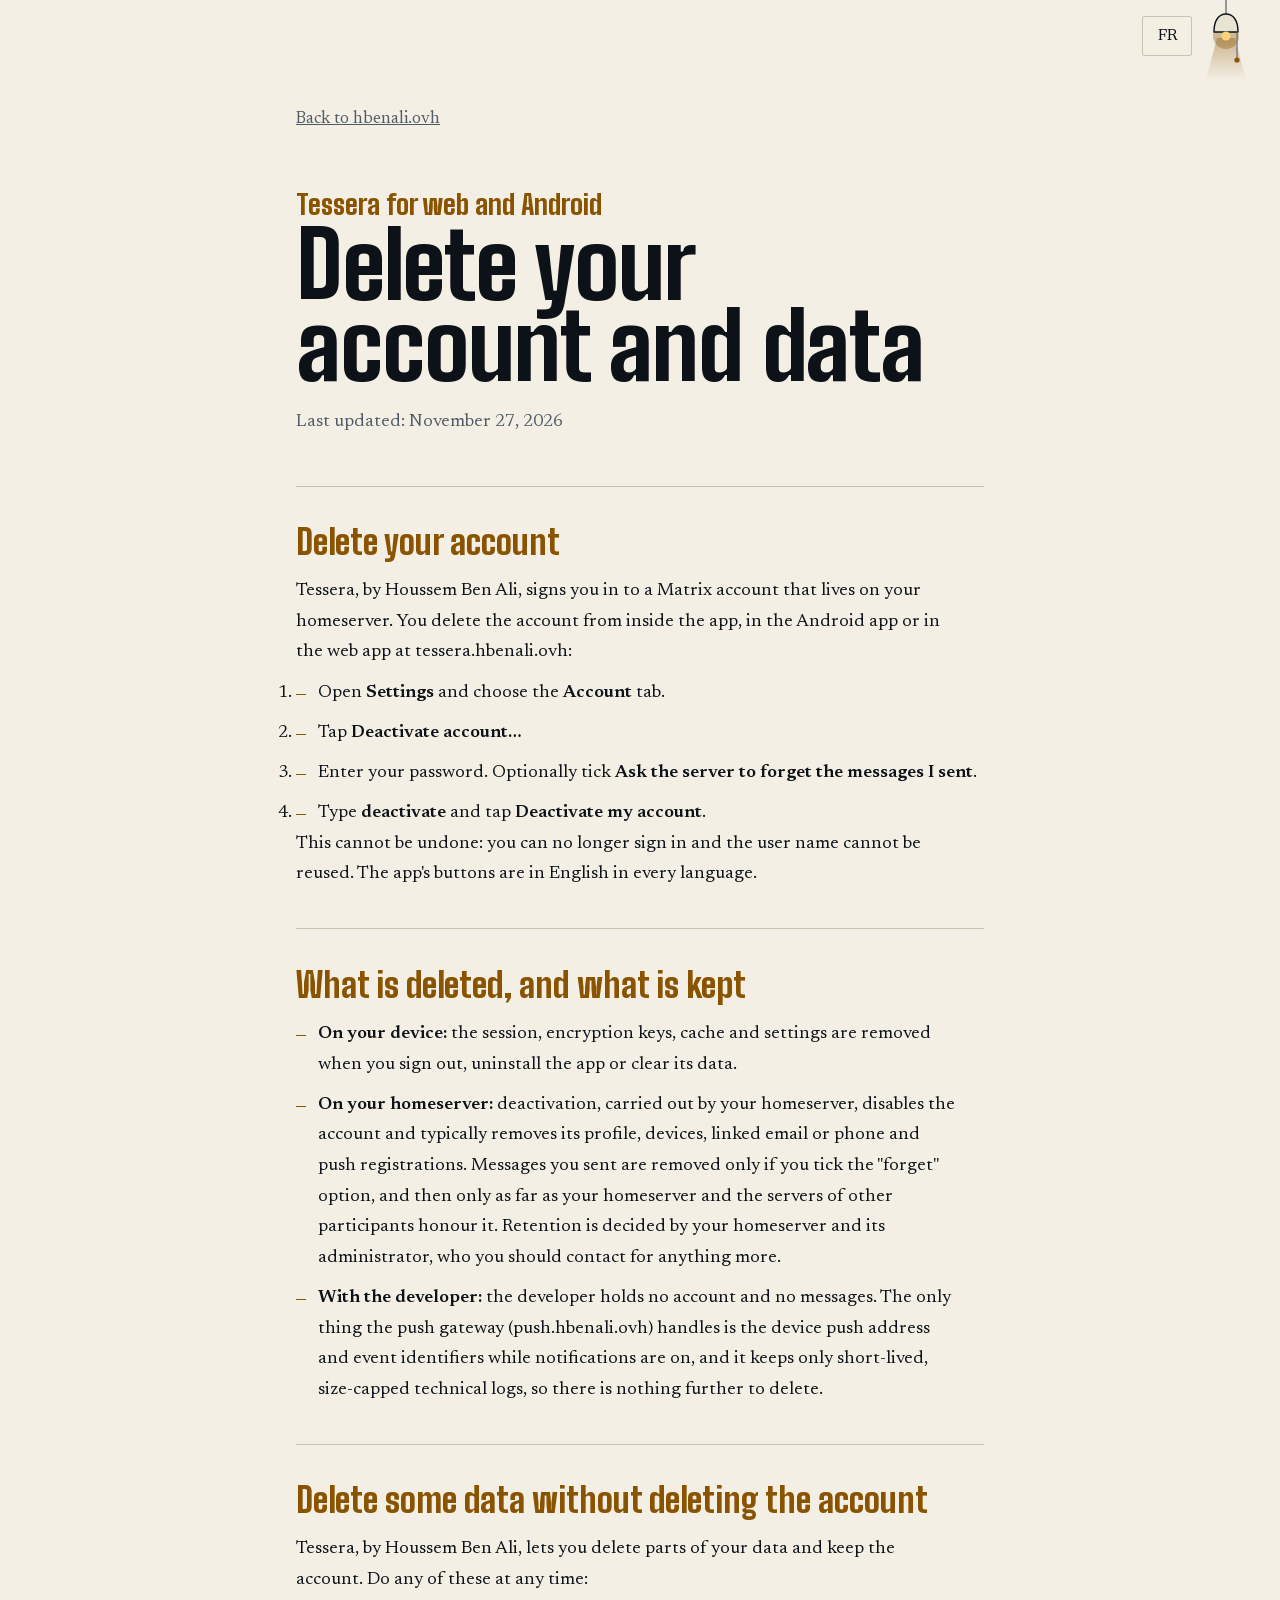
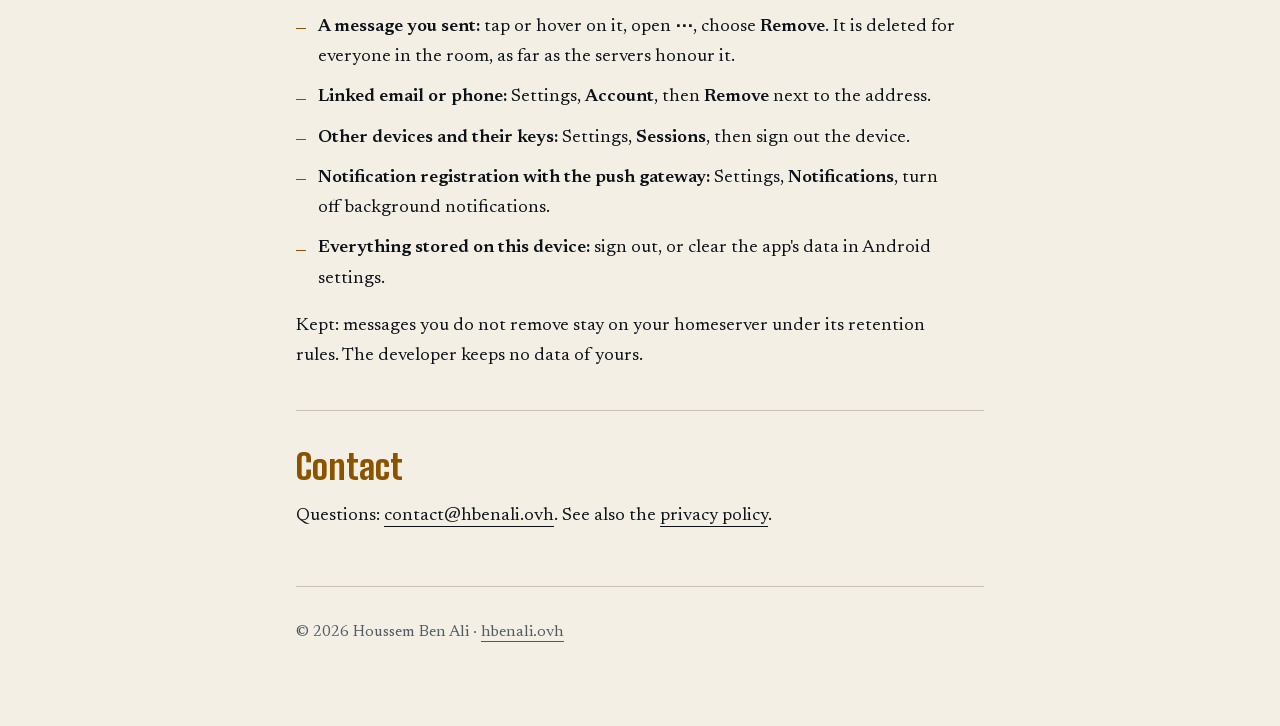
<file: tessera-delete-account.html>
<!DOCTYPE html>
<html lang="en">

<head>
    <meta charset="UTF-8">
    <meta name="viewport" content="width=device-width, initial-scale=1.0">
    <title>Tessera - Delete your account | Houssem Ben Ali</title>

    <meta name="description" content="How to delete your account and data in Tessera, the Matrix chat client for web and Android.">
    <meta name="robots" content="index, follow">
    <meta name="author" content="Houssem Ben Ali">

    <link rel="apple-touch-icon" sizes="180x180" href="/apple-touch-icon.png">
    <link rel="icon" type="image/png" sizes="32x32" href="/favicon-32x32.png">
    <link rel="icon" type="image/png" sizes="16x16" href="/favicon-16x16.png">
    <link rel="manifest" href="/site.webmanifest">
    <meta name="msapplication-TileColor" content="#0c1218">
    <meta name="color-scheme" content="dark light">
    <meta name="theme-color" content="#0c1218" media="(prefers-color-scheme: dark)">
    <meta name="theme-color" content="#f4efe4" media="(prefers-color-scheme: light)">
    <link rel="canonical" href="https://www.hbenali.ovh/tessera-delete-account.html">

    <meta property="og:type" content="website">
    <meta property="og:title" content="Tessera - Delete your account">
    <meta property="og:description" content="How to delete your Tessera account and data.">
    <meta property="og:url" content="https://www.hbenali.ovh/tessera-delete-account.html">
    <meta property="og:image" content="https://www.hbenali.ovh/android-chrome-512x512.png">
    <meta property="og:site_name" content="Houssem Ben Ali">
    <link rel="preload" as="font" type="font/woff2" href="/fonts/big-shoulders-latin-wght.woff2" crossorigin>
    <link rel="preload" as="font" type="font/woff2" href="/fonts/newsreader-latin-wght.woff2" crossorigin>
    <script src="/theme.js"></script>
    <link rel="stylesheet" href="/site.css">
</head>

<body>

    <div class="controls">
        <button class="control-btn lang-toggle" aria-label="Switch language" title="Switch language">
            <span class="lang-toggle-label">FR</span>
        </button>
    </div>

    <div class="container">
        <div id="lang-en" class="lang-content">
            <a href="/" class="back-link">Back to hbenali.ovh</a>

            <div class="page-header">
                <div class="badge">Tessera for web and Android</div>
                <h1>Delete your account and data</h1>
                <p class="updated">Last updated: November 27, 2026</p>
            </div>

            <div class="card">
                <h2>Delete your account</h2>
                <p>Tessera, by Houssem Ben Ali, signs you in to a Matrix account that lives on your homeserver. You delete the account from inside the app, in the Android app or in the web app at tessera.hbenali.ovh:</p>
                <ol><li>Open <strong>Settings</strong> and choose the <strong>Account</strong> tab.</li><li>Tap <strong>Deactivate account…</strong></li><li>Enter your password. Optionally tick <strong>Ask the server to forget the messages I sent</strong>.</li><li>Type <strong>deactivate</strong> and tap <strong>Deactivate my account</strong>.</li></ol>
                <p>This cannot be undone: you can no longer sign in and the user name cannot be reused. The app's buttons are in English in every language.</p>
            </div>

            <div class="card">
                <h2>What is deleted, and what is kept</h2>
                <ul><li><strong>On your device:</strong> the session, encryption keys, cache and settings are removed when you sign out, uninstall the app or clear its data.</li><li><strong>On your homeserver:</strong> deactivation, carried out by your homeserver, disables the account and typically removes its profile, devices, linked email or phone and push registrations. Messages you sent are removed only if you tick the "forget" option, and then only as far as your homeserver and the servers of other participants honour it. Retention is decided by your homeserver and its administrator, who you should contact for anything more.</li><li><strong>With the developer:</strong> the developer holds no account and no messages. The only thing the push gateway (push.hbenali.ovh) handles is the device push address and event identifiers while notifications are on, and it keeps only short-lived, size-capped technical logs, so there is nothing further to delete.</li></ul>
            </div>

            <div class="card" id="delete-some-data">
                <h2>Delete some data without deleting the account</h2>
                <p>Tessera, by Houssem Ben Ali, lets you delete parts of your data and keep the account. Do any of these at any time:</p>
                <ul>
                    <li><strong>A message you sent:</strong> tap or hover on it, open <strong>⋯</strong>, choose <strong>Remove</strong>. It is deleted for everyone in the room, as far as the servers honour it.</li>
                    <li><strong>Linked email or phone:</strong> Settings, <strong>Account</strong>, then <strong>Remove</strong> next to the address.</li>
                    <li><strong>Other devices and their keys:</strong> Settings, <strong>Sessions</strong>, then sign out the device.</li>
                    <li><strong>Notification registration with the push gateway:</strong> Settings, <strong>Notifications</strong>, turn off background notifications.</li>
                    <li><strong>Everything stored on this device:</strong> sign out, or clear the app's data in Android settings.</li>
                </ul>
                <p>Kept: messages you do not remove stay on your homeserver under its retention rules. The developer keeps no data of yours.</p>
            </div>

            <div class="card">
                <h2>Contact</h2>
                <p>Questions: <a href="mailto:contact@hbenali.ovh">contact@hbenali.ovh</a>. See also the <a href="/tessera-privacy.html">privacy policy</a>.</p>
            </div>

            <footer>
                &copy; 2026 Houssem Ben Ali &middot; <a href="/">hbenali.ovh</a>
            </footer>
        </div>

        <div id="lang-fr" class="lang-content" style="display: none;">
            <a href="/" class="back-link">Retour à hbenali.ovh</a>

            <div class="page-header">
                <div class="badge">Tessera pour le web et Android</div>
                <h1>Supprimer votre compte et vos données</h1>
                <p class="updated">Dernière mise à jour : 27 novembre 2026</p>
            </div>

            <div class="card">
                <h2>Supprimer votre compte</h2>
                <p>Tessera, de Houssem Ben Ali, vous connecte à un compte Matrix hébergé sur votre serveur (homeserver). Vous supprimez le compte depuis l'application, sur Android ou dans l'application web tessera.hbenali.ovh :</p>
                <ol><li>Ouvrez <strong>Paramètres</strong> et choisissez l'onglet <strong>Compte</strong>.</li><li>Touchez <strong>Désactiver le compte…</strong></li><li>Saisissez votre mot de passe. Cochez éventuellement <strong>Demander au serveur d'oublier les messages que j'ai envoyés</strong>.</li><li>Saisissez <strong>deactivate</strong> puis touchez <strong>Deactivate my account</strong>.</li></ol>
                <p>Cette action est irréversible : vous ne pourrez plus vous connecter et l'identifiant ne pourra pas être réutilisé. Les boutons de l'application restent en anglais.</p>
            </div>

            <div class="card">
                <h2>Ce qui est supprimé et ce qui est conservé</h2>
                <ul><li><strong>Sur votre appareil :</strong> la session, les clés de chiffrement, le cache et les réglages sont supprimés lorsque vous vous déconnectez, désinstallez l'application ou effacez ses données.</li><li><strong>Sur votre serveur :</strong> la désactivation, effectuée par votre serveur, désactive le compte et supprime en général son profil, ses appareils, l'email ou le téléphone associés et les enregistrements push. Les messages envoyés ne sont supprimés que si vous cochez l'option « oublier », et seulement dans la mesure où votre serveur et ceux des autres participants la respectent. La conservation relève de votre serveur et de son administrateur, à contacter pour toute demande supplémentaire.</li><li><strong>Chez le développeur :</strong> le développeur ne détient ni compte ni message. La passerelle push (push.hbenali.ovh) ne traite que l'adresse push de l'appareil et des identifiants d'événements tant que les notifications sont activées, et ne garde que des journaux techniques de courte durée et de taille limitée ; il n'y a donc rien d'autre à supprimer.</li></ul>
            </div>

            <div class="card" id="delete-some-data-fr">
                <h2>Supprimer une partie des données sans supprimer le compte</h2>
                <p>Tessera, de Houssem Ben Ali, vous permet de supprimer une partie de vos données en gardant le compte. À tout moment :</p>
                <ul>
                    <li><strong>Un message envoyé :</strong> ouvrez <strong>⋯</strong> sur le message, choisissez <strong>Remove</strong>. Il est supprimé pour tous les membres du salon, dans la mesure où les serveurs le respectent.</li>
                    <li><strong>Email ou téléphone associé :</strong> Paramètres, <strong>Compte</strong>, puis <strong>Remove</strong> à côté de l'adresse.</li>
                    <li><strong>Autres appareils et leurs clés :</strong> Paramètres, <strong>Sessions</strong>, puis déconnectez l'appareil.</li>
                    <li><strong>Enregistrement des notifications auprès de la passerelle push :</strong> Paramètres, <strong>Notifications</strong>, désactivez les notifications en arrière-plan.</li>
                    <li><strong>Tout ce qui est stocké sur cet appareil :</strong> déconnectez-vous ou effacez les données de l'application dans les réglages Android.</li>
                </ul>
                <p>Conservé : les messages que vous ne supprimez pas restent sur votre serveur selon ses règles de conservation. Le développeur ne conserve aucune donnée vous concernant.</p>
            </div>

            <div class="card">
                <h2>Contact</h2>
                <p>Questions : <a href="mailto:contact@hbenali.ovh">contact@hbenali.ovh</a>. Voir aussi la <a href="/tessera-privacy.html">politique de confidentialité</a>.</p>
            </div>

            <footer>
                &copy; 2026 Houssem Ben Ali &middot; <a href="/">hbenali.ovh</a>
            </footer>
        </div>
    </div>

    <script>
        const langToggle = document.querySelector('.lang-toggle');
        const langLabel = langToggle.querySelector('.lang-toggle-label');
        const contentEn = document.getElementById('lang-en');
        const contentFr = document.getElementById('lang-fr');

        const getPreferredLang = () => {
            const saved = localStorage.getItem('lang');
            if (saved) return saved;
            return navigator.language.toLowerCase().startsWith('fr') ? 'fr' : 'en';
        };

        const setLang = (lang) => {
            contentEn.style.display = lang === 'en' ? '' : 'none';
            contentFr.style.display = lang === 'fr' ? '' : 'none';
            langLabel.textContent = lang === 'en' ? 'FR' : 'EN';
            document.documentElement.lang = lang;
            localStorage.setItem('lang', lang);
        };

        setLang(getPreferredLang());

        langToggle.addEventListener('click', () => {
            setLang(contentEn.style.display === 'none' ? 'en' : 'fr');
        });
    </script>
</body>

</html>
</file>
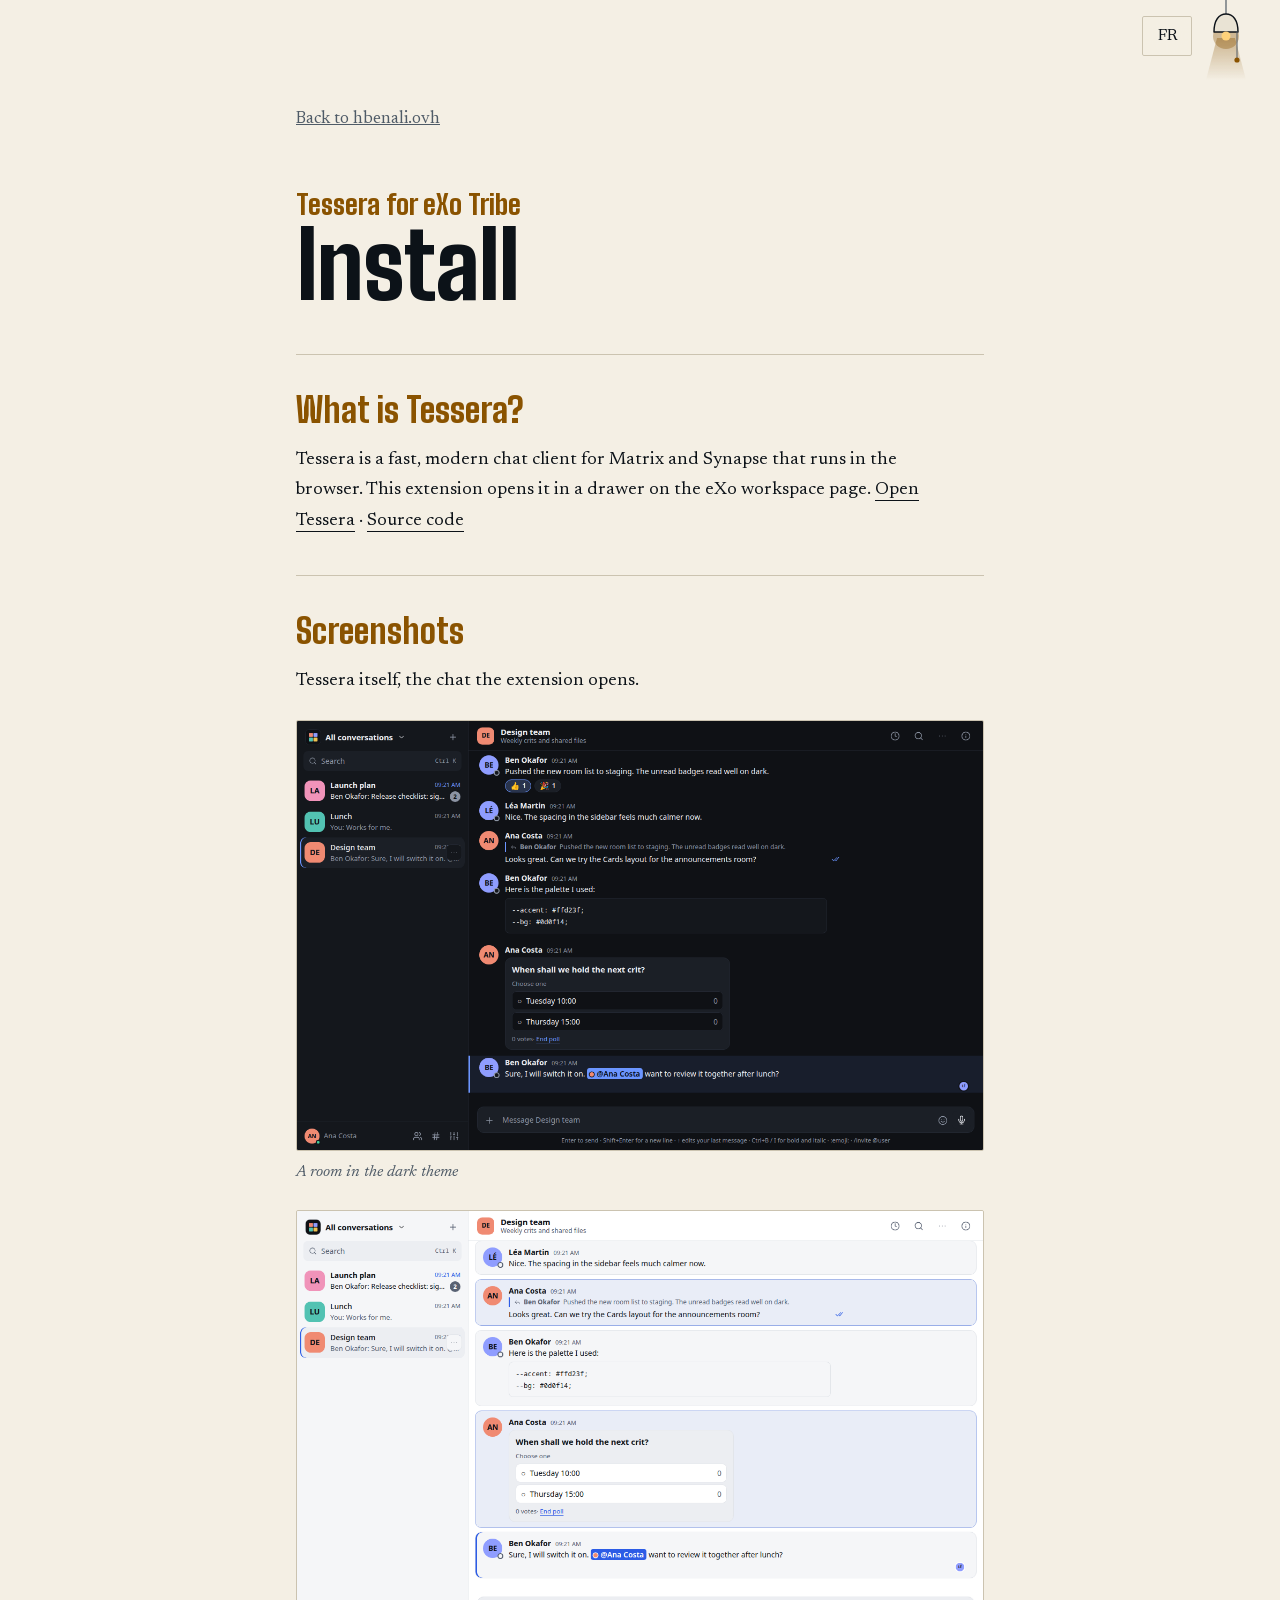
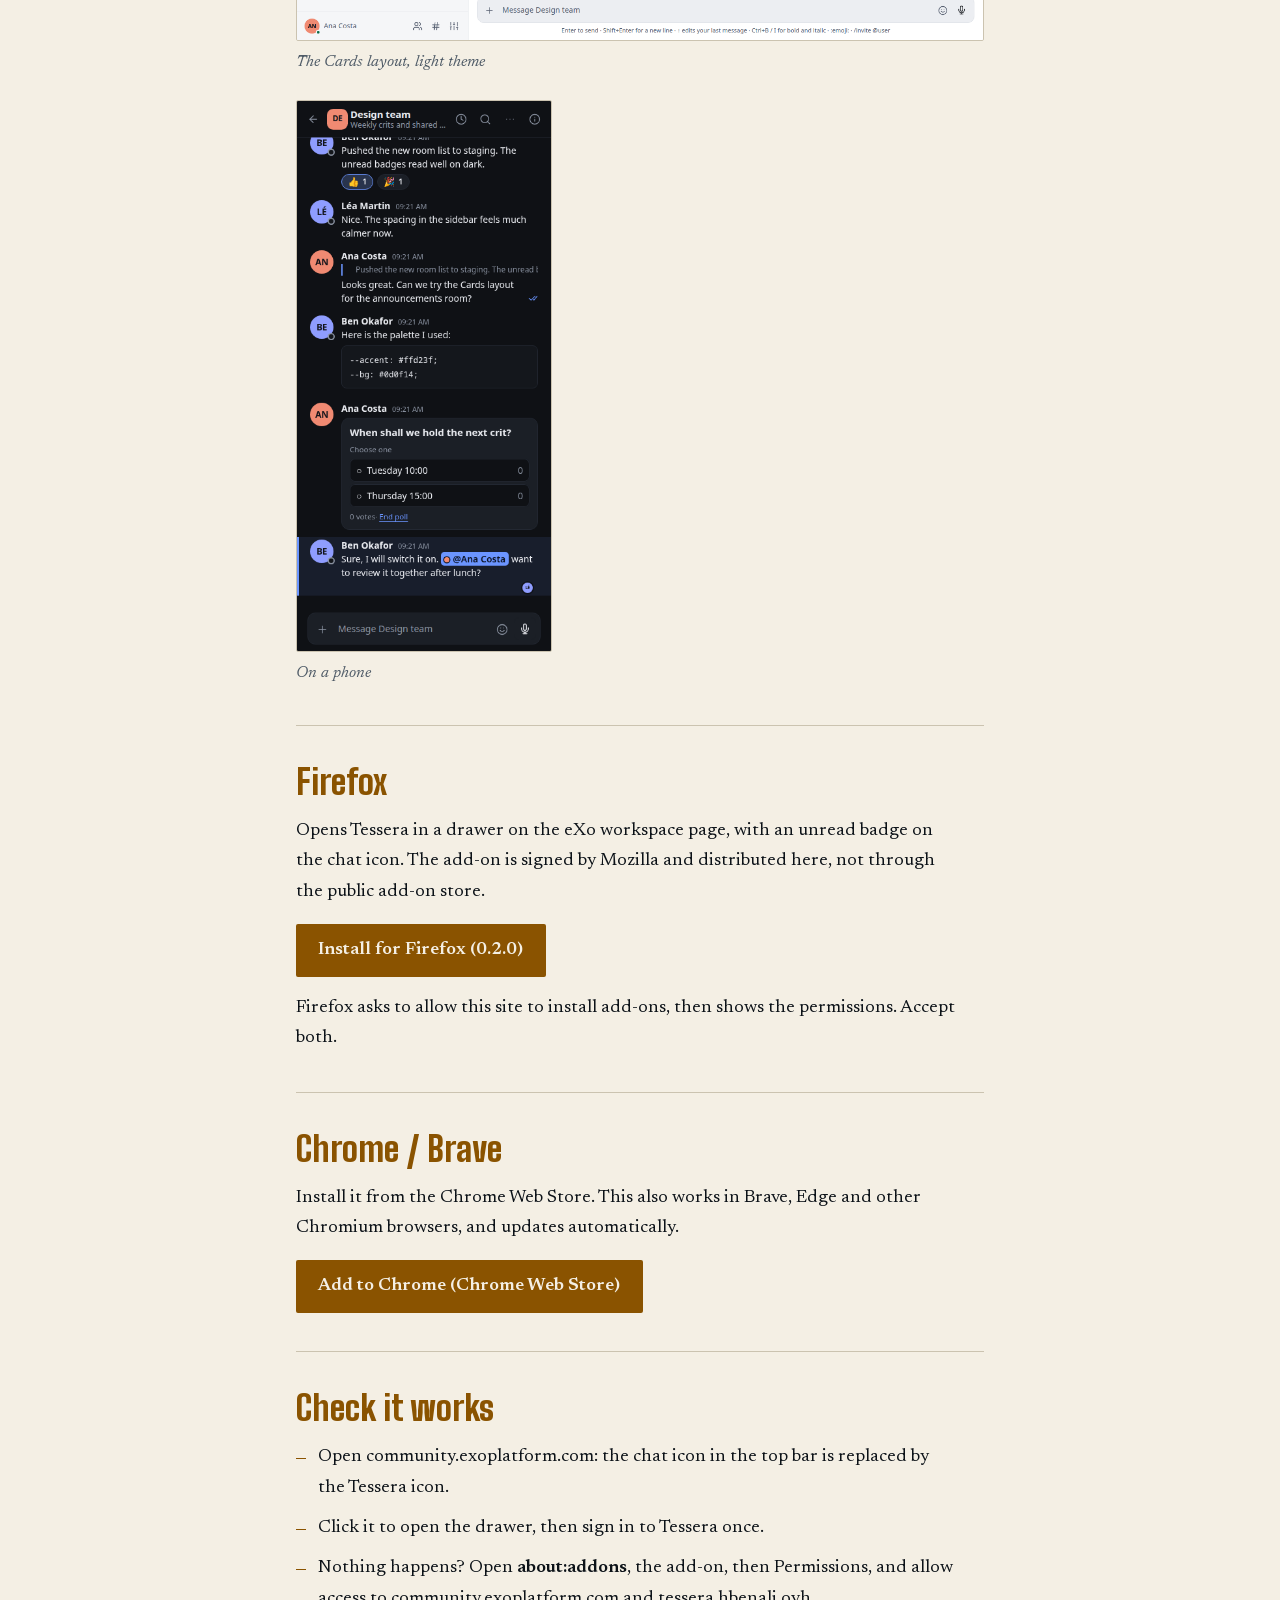
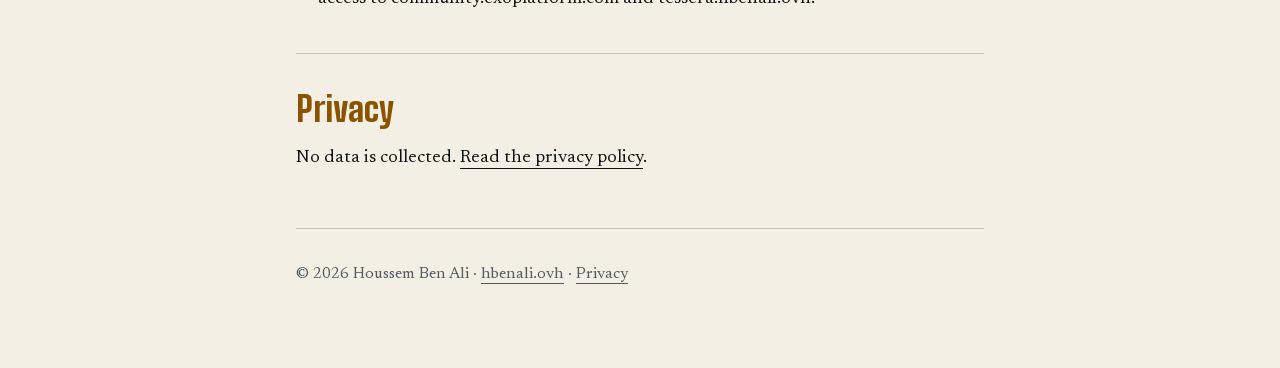
<file: tessera-exo-firefox.html>
<!DOCTYPE html>
<html lang="en"><head><meta charset="UTF-8"><meta http-equiv="refresh" content="0; url=/tessera-exo.html"><link rel="canonical" href="https://www.hbenali.ovh/tessera-exo.html"><title>Redirecting</title></head><body><a href="/tessera-exo.html">Install Tessera for eXo Tribe</a></body></html>
</file>
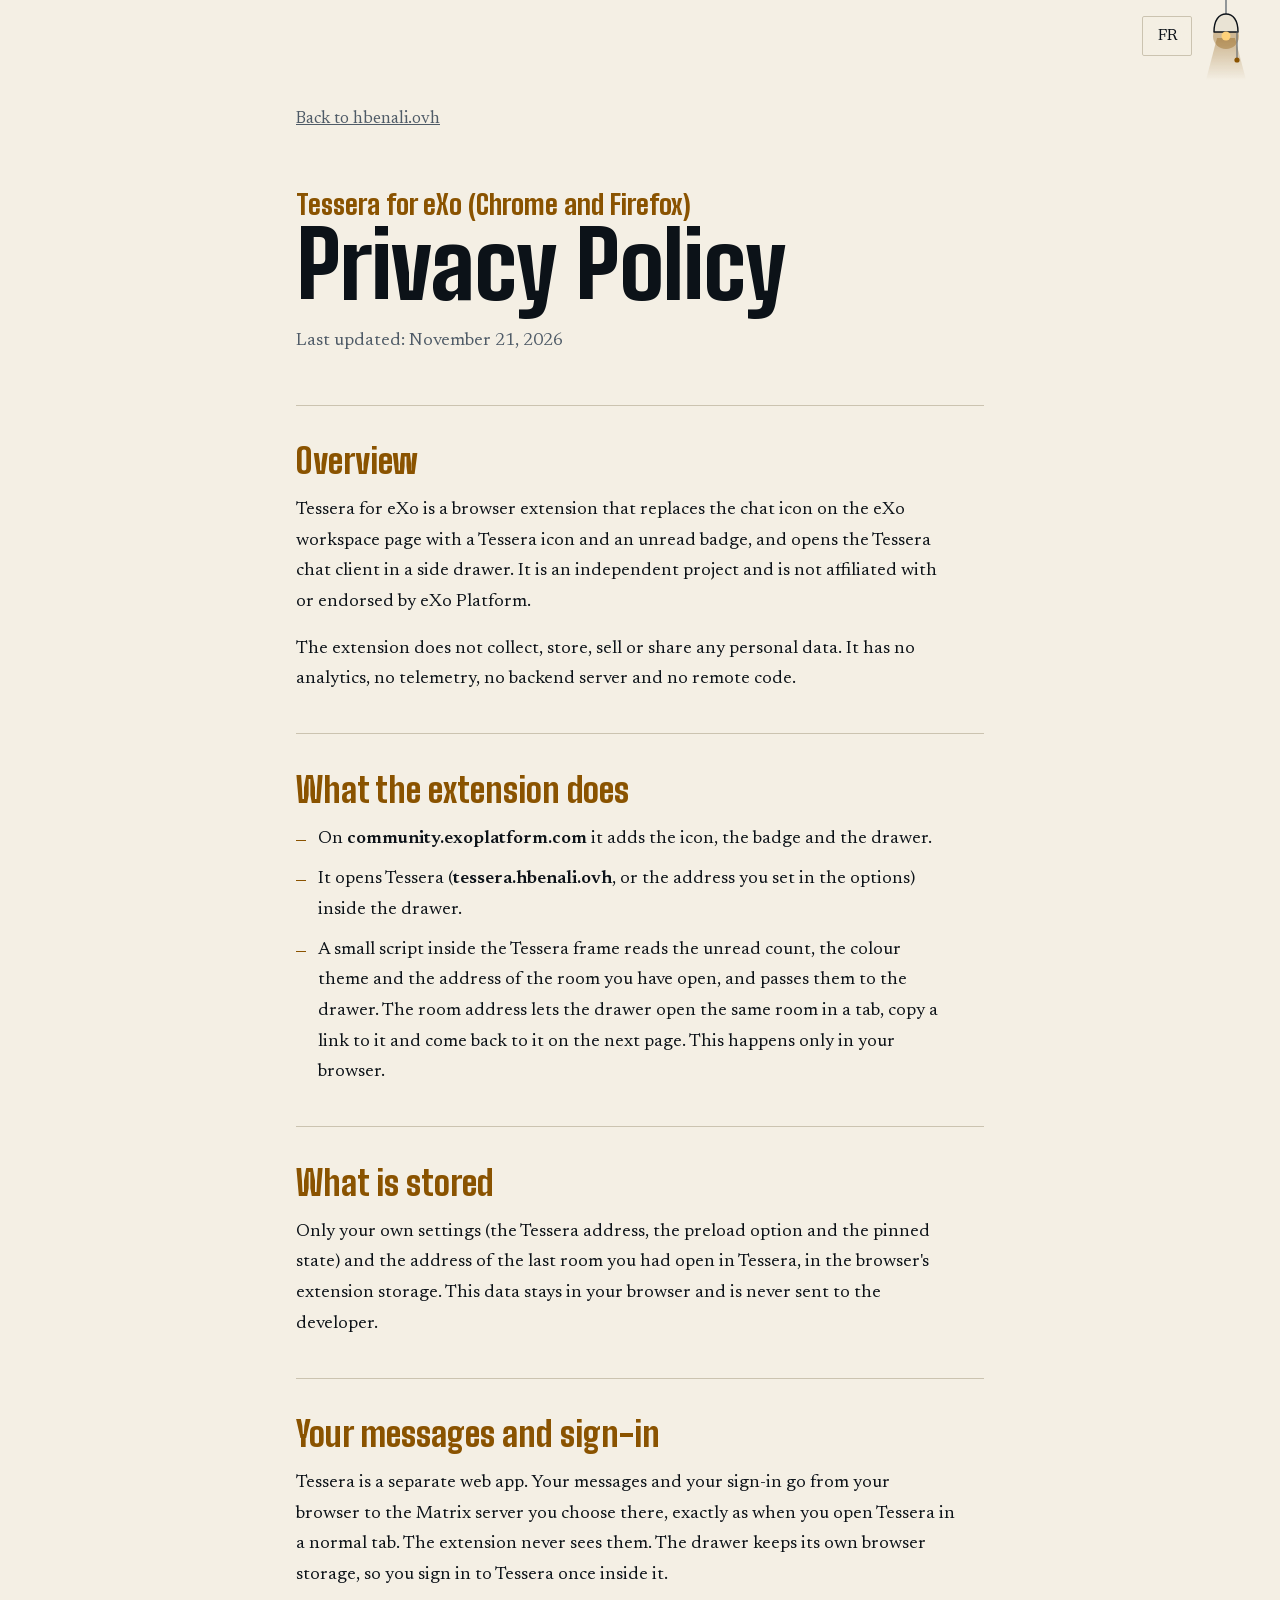
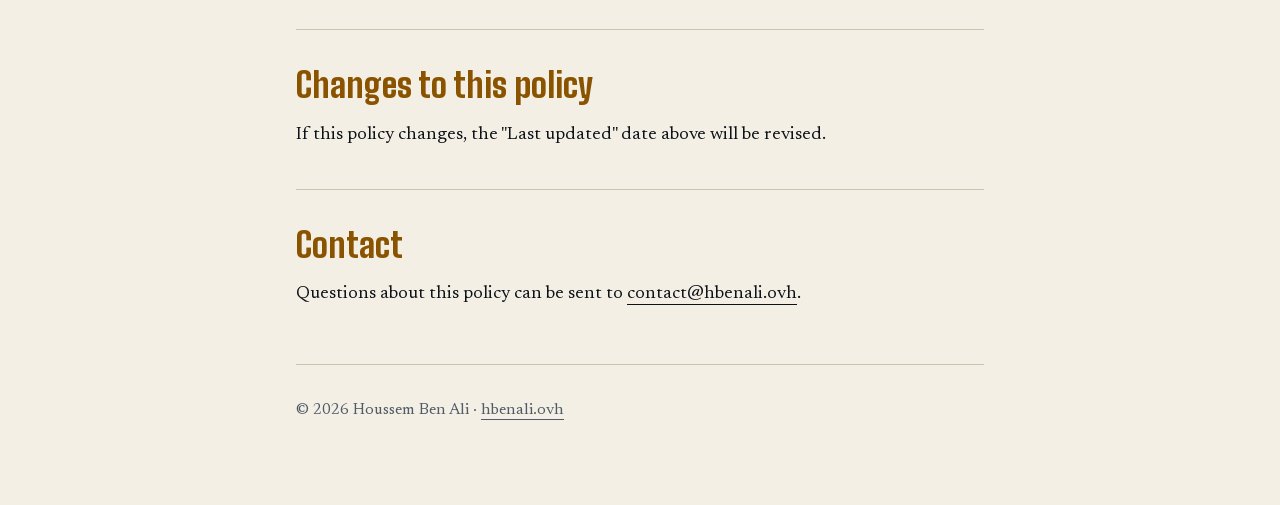
<file: tessera-exo-privacy.html>
<!DOCTYPE html>
<html lang="en">

<head>
    <meta charset="UTF-8">
    <meta name="viewport" content="width=device-width, initial-scale=1.0">
    <title>Tessera for eXo - Privacy Policy | Houssem Ben Ali</title>

    <meta name="description" content="Privacy policy for Tessera for eXo, a browser extension that opens the Tessera chat client in a drawer on the eXo workspace.">
    <meta name="robots" content="index, follow">
    <meta name="author" content="Houssem Ben Ali">

    <link rel="apple-touch-icon" sizes="180x180" href="/apple-touch-icon.png">
    <link rel="icon" type="image/png" sizes="32x32" href="/favicon-32x32.png">
    <link rel="icon" type="image/png" sizes="16x16" href="/favicon-16x16.png">
    <link rel="manifest" href="/site.webmanifest">
    <meta name="msapplication-TileColor" content="#0c1218">
    <meta name="color-scheme" content="dark light">
    <meta name="theme-color" content="#0c1218" media="(prefers-color-scheme: dark)">
    <meta name="theme-color" content="#f4efe4" media="(prefers-color-scheme: light)">
    <link rel="canonical" href="https://www.hbenali.ovh/tessera-exo-privacy.html">

    <meta property="og:type" content="website">
    <meta property="og:title" content="Tessera for eXo - Privacy Policy">
    <meta property="og:description" content="Privacy policy for the Tessera for eXo browser extension.">
    <meta property="og:url" content="https://www.hbenali.ovh/tessera-exo-privacy.html">
    <meta property="og:image" content="https://www.hbenali.ovh/android-chrome-512x512.png">
    <meta property="og:site_name" content="Houssem Ben Ali">
    <link rel="preload" as="font" type="font/woff2" href="/fonts/big-shoulders-latin-wght.woff2" crossorigin>
    <link rel="preload" as="font" type="font/woff2" href="/fonts/newsreader-latin-wght.woff2" crossorigin>
    <script src="/theme.js"></script>
    <link rel="stylesheet" href="/site.css">
</head>

<body>

    <div class="controls">
        <button class="control-btn lang-toggle" aria-label="Switch language" title="Switch language">
            <span class="lang-toggle-label">FR</span>
        </button>
    </div>

    <div class="container">
        <div id="lang-en" class="lang-content">
            <a href="/" class="back-link">Back to hbenali.ovh</a>

            <div class="page-header">
                <div class="badge">Tessera for eXo (Chrome and Firefox)</div>
                <h1>Privacy Policy</h1>
                <p class="updated">Last updated: November 21, 2026</p>
            </div>

            <div class="card">
                <h2>Overview</h2>
                <p>Tessera for eXo is a browser extension that replaces the chat icon on the eXo workspace page with a Tessera icon and an unread badge, and opens the Tessera chat client in a side drawer. It is an independent project and is not affiliated with or endorsed by eXo Platform.</p>
                <p>The extension does not collect, store, sell or share any personal data. It has no analytics, no telemetry, no backend server and no remote code.</p>
            </div>

            <div class="card">
                <h2>What the extension does</h2>
                <ul>
                    <li>On <strong>community.exoplatform.com</strong> it adds the icon, the badge and the drawer.</li>
                    <li>It opens Tessera (<strong>tessera.hbenali.ovh</strong>, or the address you set in the options) inside the drawer.</li>
                    <li>A small script inside the Tessera frame reads the unread count, the colour theme and the address of the room you have open, and passes them to the drawer. The room address lets the drawer open the same room in a tab, copy a link to it and come back to it on the next page. This happens only in your browser.</li>
                </ul>
            </div>

            <div class="card">
                <h2>What is stored</h2>
                <p>Only your own settings (the Tessera address, the preload option and the pinned state) and the address of the last room you had open in Tessera, in the browser's extension storage. This data stays in your browser and is never sent to the developer.</p>
            </div>

            <div class="card">
                <h2>Your messages and sign-in</h2>
                <p>Tessera is a separate web app. Your messages and your sign-in go from your browser to the Matrix server you choose there, exactly as when you open Tessera in a normal tab. The extension never sees them. The drawer keeps its own browser storage, so you sign in to Tessera once inside it.</p>
            </div>

            <div class="card">
                <h2>Changes to this policy</h2>
                <p>If this policy changes, the "Last updated" date above will be revised.</p>
            </div>

            <div class="card">
                <h2>Contact</h2>
                <p>Questions about this policy can be sent to <a href="mailto:contact@hbenali.ovh">contact@hbenali.ovh</a>.</p>
            </div>

            <footer>
                &copy; 2026 Houssem Ben Ali &middot; <a href="/">hbenali.ovh</a>
            </footer>
        </div>

        <div id="lang-fr" class="lang-content" style="display: none;">
            <a href="/" class="back-link">Retour à hbenali.ovh</a>

            <div class="page-header">
                <div class="badge">Tessera for eXo (Chrome et Firefox)</div>
                <h1>Politique de confidentialité</h1>
                <p class="updated">Dernière mise à jour : 21 novembre 2026</p>
            </div>

            <div class="card">
                <h2>Aperçu</h2>
                <p>Tessera for eXo est une extension de navigateur qui remplace l'icône de chat de la page de l'espace de travail eXo par une icône Tessera avec un badge de messages non lus, et ouvre le client de chat Tessera dans un tiroir latéral. C'est un projet indépendant, non affilié à eXo Platform ni approuvé par celle-ci.</p>
                <p>L'extension ne collecte, ne stocke, ne vend ni ne partage aucune donnée personnelle. Elle n'a ni analytique, ni télémétrie, ni serveur backend, ni code distant.</p>
            </div>

            <div class="card">
                <h2>Ce que fait l'extension</h2>
                <ul>
                    <li>Sur <strong>community.exoplatform.com</strong>, elle ajoute l'icône, le badge et le tiroir.</li>
                    <li>Elle ouvre Tessera (<strong>tessera.hbenali.ovh</strong>, ou l'adresse définie dans les options) dans le tiroir.</li>
                    <li>Un petit script dans le cadre Tessera lit le nombre de messages non lus, le thème de couleurs et l'adresse du salon ouvert, et les transmet au tiroir. L'adresse du salon permet au tiroir d'ouvrir le même salon dans un onglet, d'en copier un lien et de le retrouver à la page suivante. Cela se passe uniquement dans votre navigateur.</li>
                </ul>
            </div>

            <div class="card">
                <h2>Ce qui est stocké</h2>
                <p>Uniquement vos propres réglages (l'adresse de Tessera, l'option de préchargement et l'état épinglé) et l'adresse du dernier salon ouvert dans Tessera, dans le stockage d'extension du navigateur. Ces données restent dans votre navigateur et ne sont jamais envoyées au développeur.</p>
            </div>

            <div class="card">
                <h2>Vos messages et votre connexion</h2>
                <p>Tessera est une application web distincte. Vos messages et votre connexion vont de votre navigateur au serveur Matrix que vous y choisissez, exactement comme lorsque vous ouvrez Tessera dans un onglet normal. L'extension ne les voit jamais. Le tiroir conserve son propre stockage, vous vous connectez donc à Tessera une seule fois dedans.</p>
            </div>

            <div class="card">
                <h2>Modifications de cette politique</h2>
                <p>Si cette politique change, la date de « Dernière mise à jour » ci-dessus sera révisée.</p>
            </div>

            <div class="card">
                <h2>Contact</h2>
                <p>Les questions sur cette politique peuvent être envoyées à <a href="mailto:contact@hbenali.ovh">contact@hbenali.ovh</a>.</p>
            </div>

            <footer>
                &copy; 2026 Houssem Ben Ali &middot; <a href="/">hbenali.ovh</a>
            </footer>
        </div>
    </div>

    <script>
        const langToggle = document.querySelector('.lang-toggle');
        const langLabel = langToggle.querySelector('.lang-toggle-label');
        const contentEn = document.getElementById('lang-en');
        const contentFr = document.getElementById('lang-fr');

        const getPreferredLang = () => {
            const saved = localStorage.getItem('lang');
            if (saved) return saved;
            return navigator.language.toLowerCase().startsWith('fr') ? 'fr' : 'en';
        };

        const setLang = (lang) => {
            contentEn.style.display = lang === 'en' ? '' : 'none';
            contentFr.style.display = lang === 'fr' ? '' : 'none';
            langLabel.textContent = lang === 'en' ? 'FR' : 'EN';
            document.documentElement.lang = lang;
            localStorage.setItem('lang', lang);
        };

        setLang(getPreferredLang());

        langToggle.addEventListener('click', () => {
            setLang(contentEn.style.display === 'none' ? 'en' : 'fr');
        });
    </script>
</body>

</html>
</file>
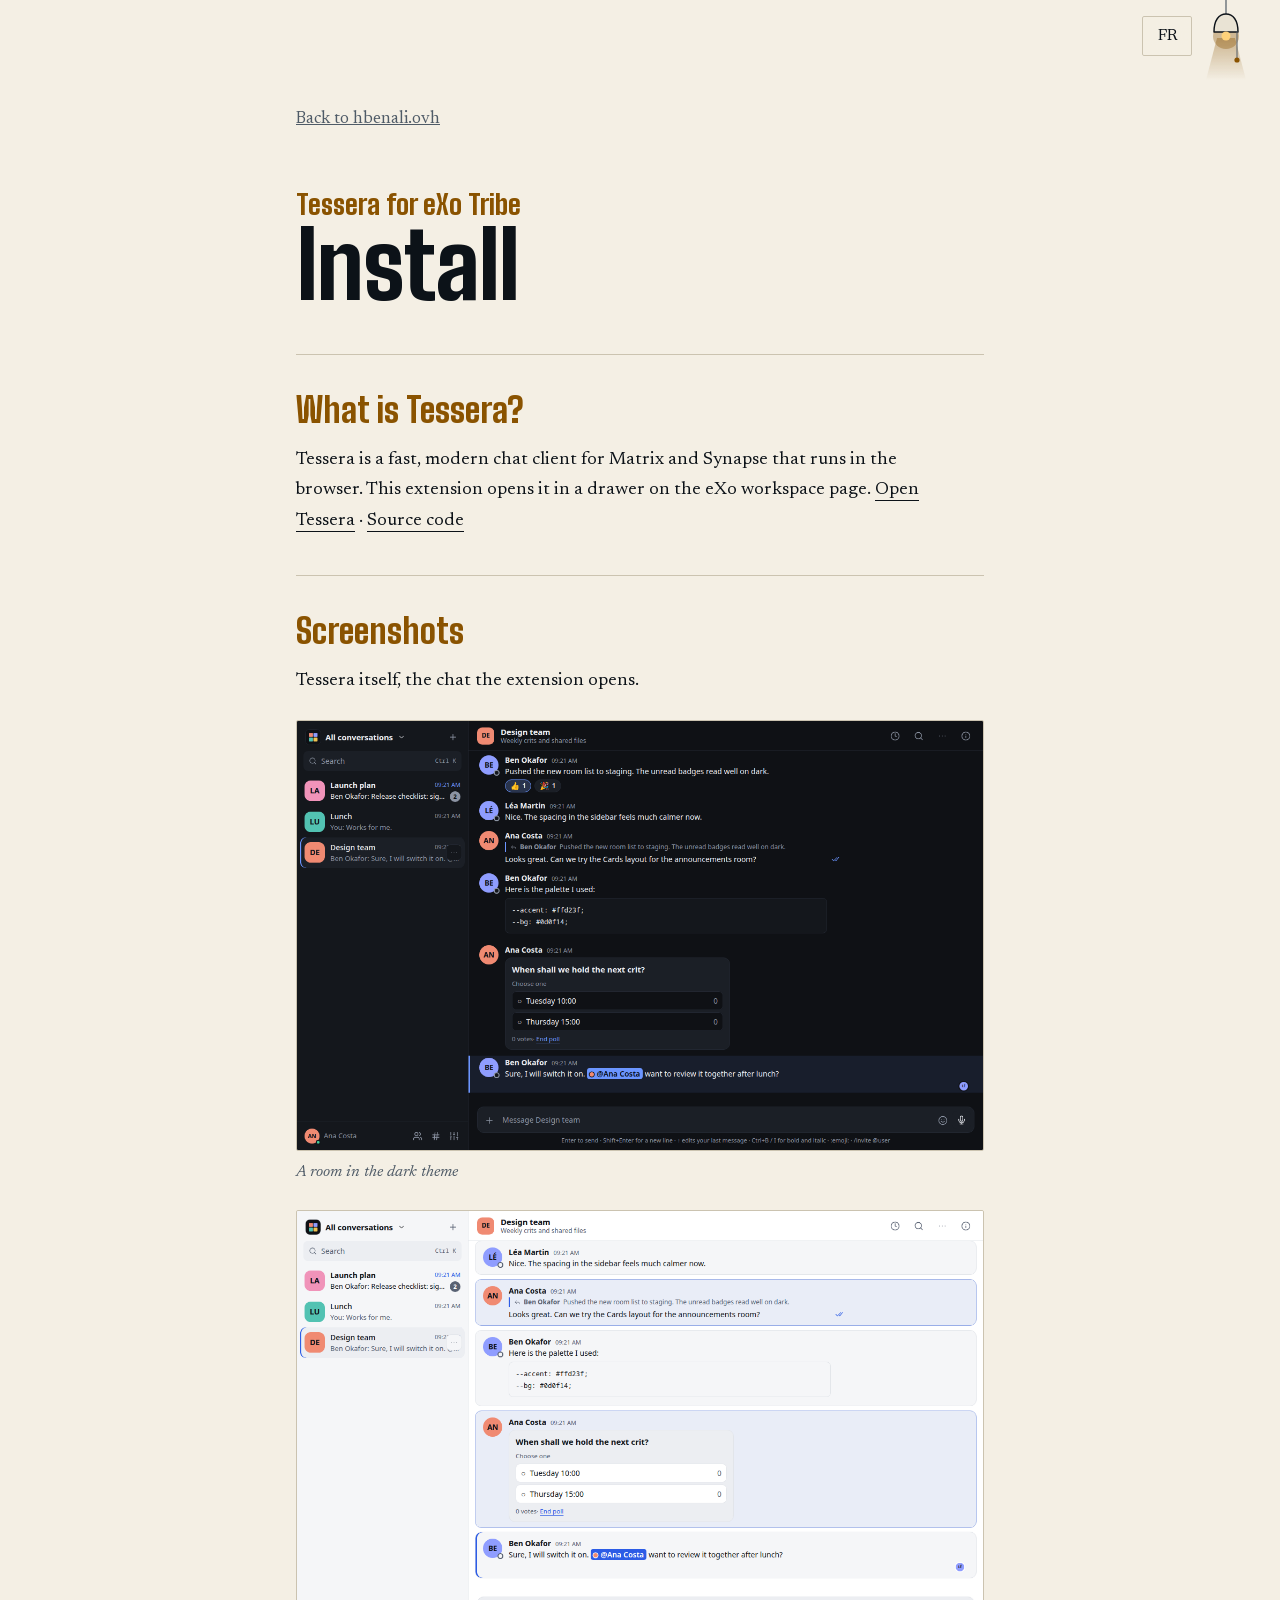
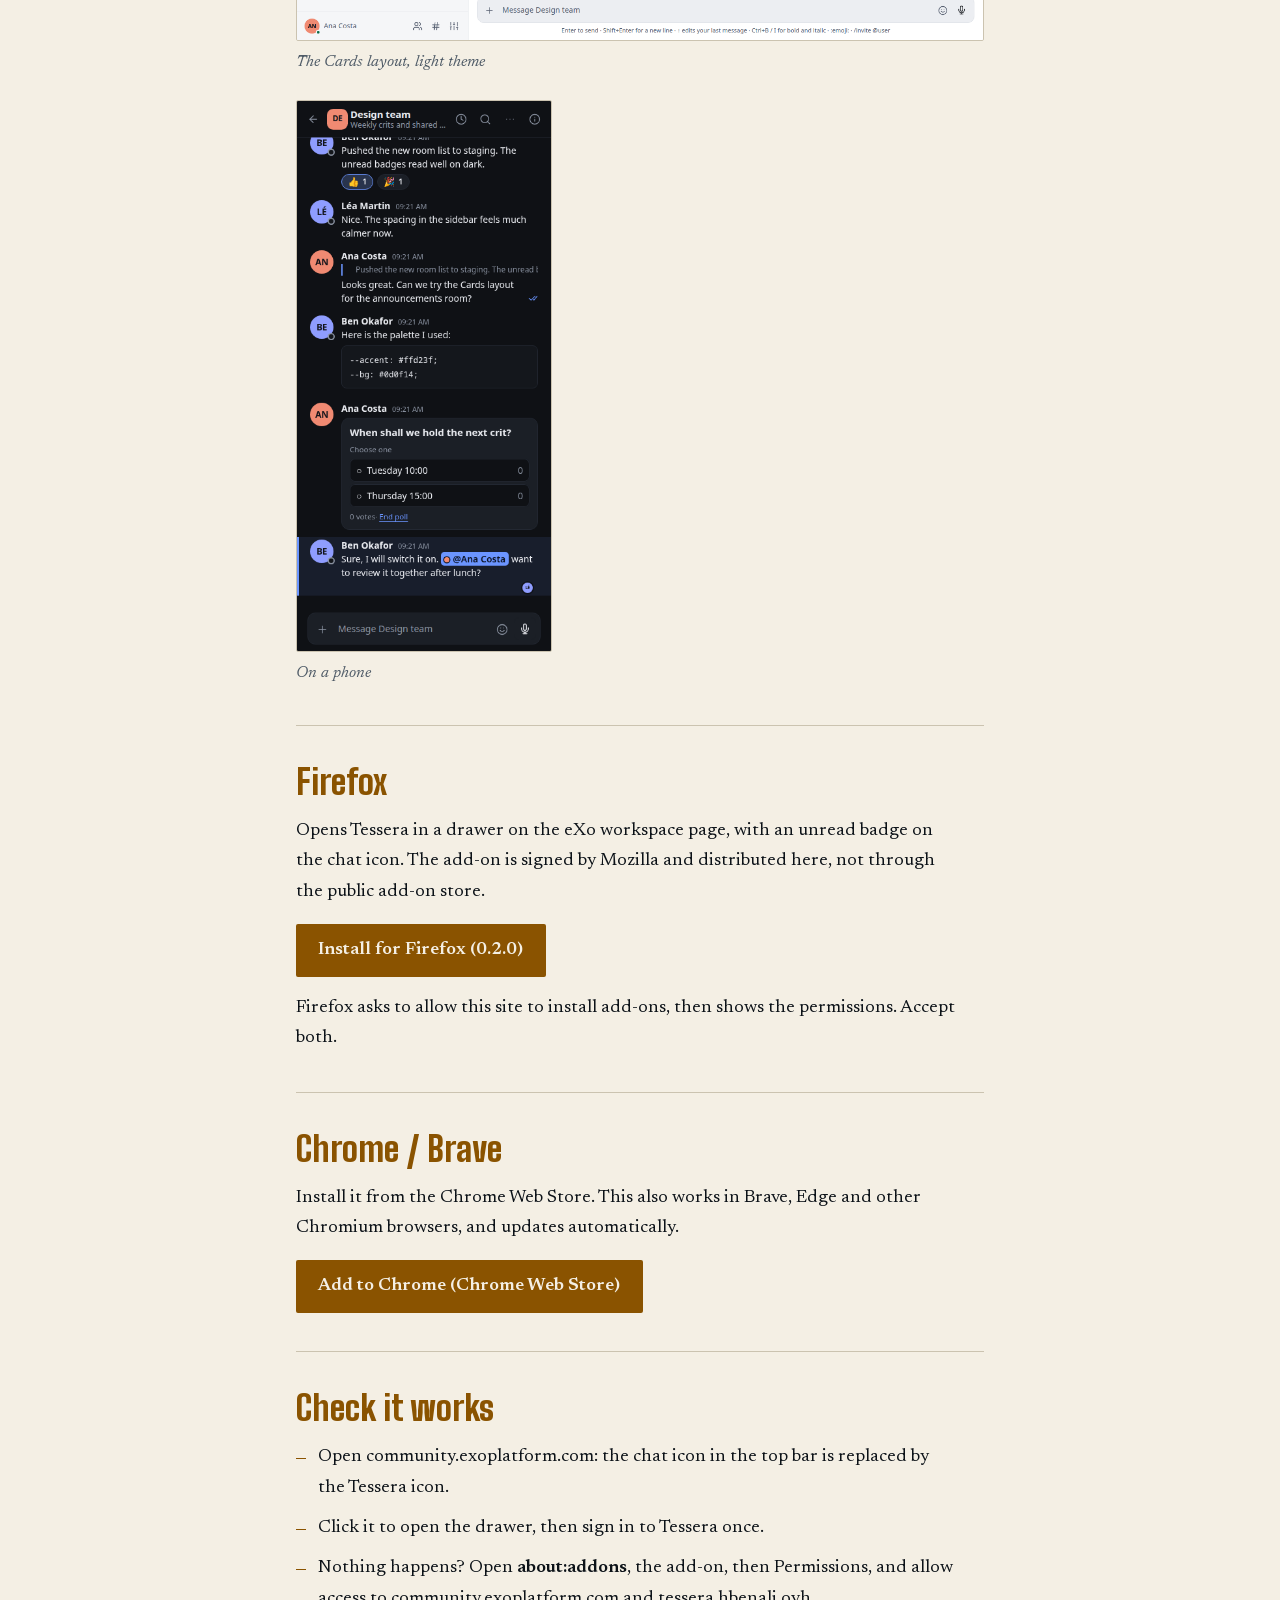
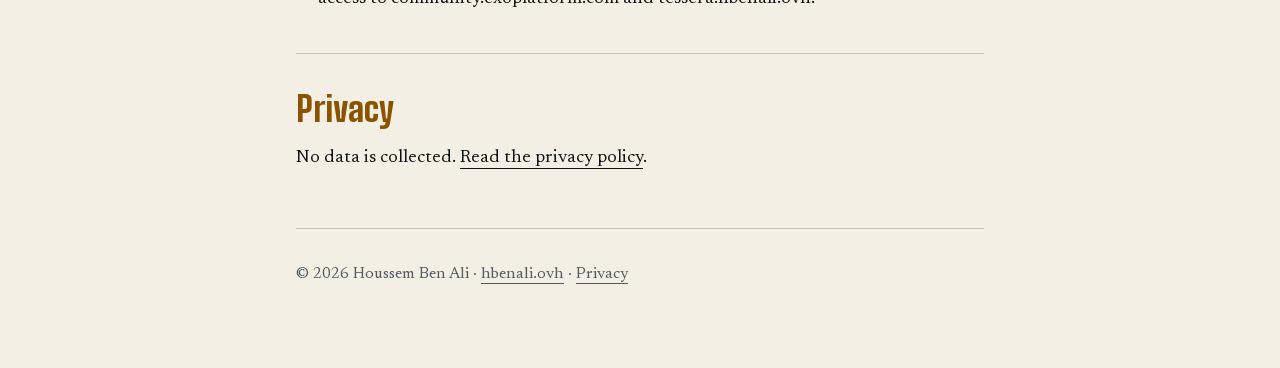
<file: tessera-exo.html>
<!DOCTYPE html>
<html lang="en">

<head>
    <meta charset="UTF-8">
    <meta name="viewport" content="width=device-width, initial-scale=1.0">
    <title>Tessera for eXo Tribe - Install | Houssem Ben Ali</title>

    <meta name="description" content="Install Tessera for eXo Tribe in Firefox or Chrome.">
    <meta name="robots" content="index, follow">
    <meta name="author" content="Houssem Ben Ali">

    <link rel="apple-touch-icon" sizes="180x180" href="/apple-touch-icon.png">
    <link rel="icon" type="image/png" sizes="32x32" href="/favicon-32x32.png">
    <link rel="icon" type="image/png" sizes="16x16" href="/favicon-16x16.png">
    <link rel="manifest" href="/site.webmanifest">
    <meta name="msapplication-TileColor" content="#0c1218">
    <meta name="color-scheme" content="dark light">
    <meta name="theme-color" content="#0c1218" media="(prefers-color-scheme: dark)">
    <meta name="theme-color" content="#f4efe4" media="(prefers-color-scheme: light)">
    <link rel="canonical" href="https://www.hbenali.ovh/tessera-exo.html">

    <meta property="og:type" content="website">
    <meta property="og:title" content="Tessera for eXo Tribe - Install">
    <meta property="og:description" content="Install Tessera for eXo Tribe in Firefox or Chrome.">
    <meta property="og:url" content="https://www.hbenali.ovh/tessera-exo.html">
    <meta property="og:image" content="https://www.hbenali.ovh/android-chrome-512x512.png">
    <meta property="og:site_name" content="Houssem Ben Ali">
    <link rel="preload" as="font" type="font/woff2" href="/fonts/big-shoulders-latin-wght.woff2" crossorigin>
    <link rel="preload" as="font" type="font/woff2" href="/fonts/newsreader-latin-wght.woff2" crossorigin>
    <script src="/theme.js"></script>
    <link rel="stylesheet" href="/site.css">
</head>

<body>

    <div class="controls">
        <button class="control-btn lang-toggle" aria-label="Switch language" title="Switch language">
            <span class="lang-toggle-label">FR</span>
        </button>
    </div>

    <div class="container">
        <div id="lang-en" class="lang-content">
            <a href="/" class="back-link">Back to hbenali.ovh</a>

            <div class="page-header">
                <div class="badge">Tessera for eXo Tribe</div>
                <h1>Install</h1>
            </div>

            <div class="card">
                <h2>What is Tessera?</h2>
                <p>Tessera is a fast, modern chat client for Matrix and Synapse that runs in the browser. This extension opens it in a drawer on the eXo workspace page. <a href="https://tessera.hbenali.ovh">Open Tessera</a> &middot; <a href="https://github.com/hbenali/tessera">Source code</a></p>
            </div>

            <div class="card">
                <h2>Screenshots</h2>
                <p>Tessera itself, the chat the extension opens.</p>
                <div class="shots">
                    <figure class="wide"><img src="/tessera-exo/room-dark.png" width="1280" height="800" loading="lazy" alt="A Tessera room in the dark theme, with the room list on the left"><figcaption>A room in the dark theme</figcaption></figure>
                    <figure class="wide"><img src="/tessera-exo/room-light-cards.png" width="1280" height="800" loading="lazy" alt="A Tessera room in the light theme with the Cards layout"><figcaption>The Cards layout, light theme</figcaption></figure>
                    <figure class="phone"><img src="/tessera-exo/mobile-room.png" width="390" height="844" loading="lazy" alt="A Tessera room on a phone"><figcaption>On a phone</figcaption></figure>
                </div>
            </div>

            <div class="card">
                <h2>Firefox</h2>
                <p>Opens Tessera in a drawer on the eXo workspace page, with an unread badge on the chat icon. The add-on is signed by Mozilla and distributed here, not through the public add-on store.</p>
                <p style="margin-top:1rem"><a href="/tessera-exo-firefox.xpi" class="btn">Install for Firefox (0.2.0)</a></p>
                <p style="margin-top:1rem">Firefox asks to allow this site to install add-ons, then shows the permissions. Accept both.</p>
            </div>

            <div class="card">
                <h2>Chrome / Brave</h2>
                <p>Install it from the Chrome Web Store. This also works in Brave, Edge and other Chromium browsers, and updates automatically.</p>
                <p style="margin-top:1rem"><a href="https://chromewebstore.google.com/detail/tessera-for-exo-tribe/dnbachenbcpnhdeofiijpgbacfcldmla" target="_blank" rel="noopener" class="btn">Add to Chrome (Chrome Web Store)</a></p>
            </div>

            <div class="card">
                <h2>Check it works</h2>
                <ul>
                    <li>Open community.exoplatform.com: the chat icon in the top bar is replaced by the Tessera icon.</li>
                    <li>Click it to open the drawer, then sign in to Tessera once.</li>
                    <li>Nothing happens? Open <strong>about:addons</strong>, the add-on, then Permissions, and allow access to community.exoplatform.com and tessera.hbenali.ovh.</li>
                </ul>
            </div>

            <div class="card">
                <h2>Privacy</h2>
                <p>No data is collected. <a href="/tessera-exo-privacy.html">Read the privacy policy</a>.</p>
            </div>

            <footer>
                &copy; 2026 Houssem Ben Ali &middot; <a href="/">hbenali.ovh</a> &middot; <a href="/tessera-exo-privacy.html">Privacy</a>
            </footer>
        </div>

        <div id="lang-fr" class="lang-content" style="display: none;">
            <a href="/" class="back-link">Retour à hbenali.ovh</a>

            <div class="page-header">
                <div class="badge">Tessera for eXo Tribe</div>
                <h1>Installation</h1>
            </div>

            <div class="card">
                <h2>Qu'est-ce que Tessera ?</h2>
                <p>Tessera est un client de chat Matrix et Synapse rapide et moderne, qui fonctionne dans le navigateur. Cette extension l'ouvre dans un tiroir sur la page de l'espace de travail eXo. <a href="https://tessera.hbenali.ovh">Ouvrir Tessera</a> &middot; <a href="https://github.com/hbenali/tessera">Code source</a></p>
            </div>

            <div class="card">
                <h2>Captures d'écran</h2>
                <p>Tessera lui-même, le chat que l'extension ouvre.</p>
                <div class="shots">
                    <figure class="wide"><img src="/tessera-exo/room-dark.png" width="1280" height="800" loading="lazy" alt="Un salon Tessera en thème sombre, avec la liste des salons à gauche"><figcaption>Un salon en thème sombre</figcaption></figure>
                    <figure class="wide"><img src="/tessera-exo/room-light-cards.png" width="1280" height="800" loading="lazy" alt="Un salon Tessera en thème clair avec la disposition Cartes"><figcaption>La disposition Cartes, thème clair</figcaption></figure>
                    <figure class="phone"><img src="/tessera-exo/mobile-room.png" width="390" height="844" loading="lazy" alt="Un salon Tessera sur téléphone"><figcaption>Sur téléphone</figcaption></figure>
                </div>
            </div>

            <div class="card">
                <h2>Firefox</h2>
                <p>Ouvre Tessera dans un tiroir sur la page de l'espace de travail eXo, avec un badge de messages non lus sur l'icône de chat. Le module est signé par Mozilla et distribué ici, pas par la boutique publique de modules.</p>
                <p style="margin-top:1rem"><a href="/tessera-exo-firefox.xpi" class="btn">Installer pour Firefox (0.2.0)</a></p>
                <p style="margin-top:1rem">Firefox demande d'autoriser ce site à installer des modules, puis affiche les permissions. Acceptez les deux.</p>
            </div>

            <div class="card">
                <h2>Chrome / Brave</h2>
                <p>Installez-la depuis le Chrome Web Store. Cela fonctionne aussi dans Brave, Edge et les autres navigateurs Chromium, et les mises à jour sont automatiques.</p>
                <p style="margin-top:1rem"><a href="https://chromewebstore.google.com/detail/tessera-for-exo-tribe/dnbachenbcpnhdeofiijpgbacfcldmla" target="_blank" rel="noopener" class="btn">Ajouter à Chrome (Chrome Web Store)</a></p>
            </div>

            <div class="card">
                <h2>Vérifier que ça marche</h2>
                <ul>
                    <li>Ouvrez community.exoplatform.com : l'icône de chat de la barre du haut est remplacée par l'icône Tessera.</li>
                    <li>Cliquez dessus pour ouvrir le tiroir, puis connectez-vous une fois à Tessera.</li>
                    <li>Rien ne se passe ? Ouvrez <strong>about:addons</strong>, le module, puis Permissions, et autorisez community.exoplatform.com et tessera.hbenali.ovh.</li>
                </ul>
            </div>

            <div class="card">
                <h2>Confidentialité</h2>
                <p>Aucune donnée n'est collectée. <a href="/tessera-exo-privacy.html">Lire la politique de confidentialité</a>.</p>
            </div>

            <footer>
                &copy; 2026 Houssem Ben Ali &middot; <a href="/">hbenali.ovh</a> &middot; <a href="/tessera-exo-privacy.html">Privacy</a>
            </footer>
        </div>
    </div>

    <script>
        const langToggle = document.querySelector('.lang-toggle');
        const langLabel = langToggle.querySelector('.lang-toggle-label');
        const contentEn = document.getElementById('lang-en');
        const contentFr = document.getElementById('lang-fr');

        const getPreferredLang = () => {
            const saved = localStorage.getItem('lang');
            if (saved) return saved;
            return navigator.language.toLowerCase().startsWith('fr') ? 'fr' : 'en';
        };

        const setLang = (lang) => {
            contentEn.style.display = lang === 'en' ? '' : 'none';
            contentFr.style.display = lang === 'fr' ? '' : 'none';
            langLabel.textContent = lang === 'en' ? 'FR' : 'EN';
            document.documentElement.lang = lang;
            localStorage.setItem('lang', lang);
        };

        setLang(getPreferredLang());

        langToggle.addEventListener('click', () => {
            setLang(contentEn.style.display === 'none' ? 'en' : 'fr');
        });
    </script>
</body>

</html>
</file>
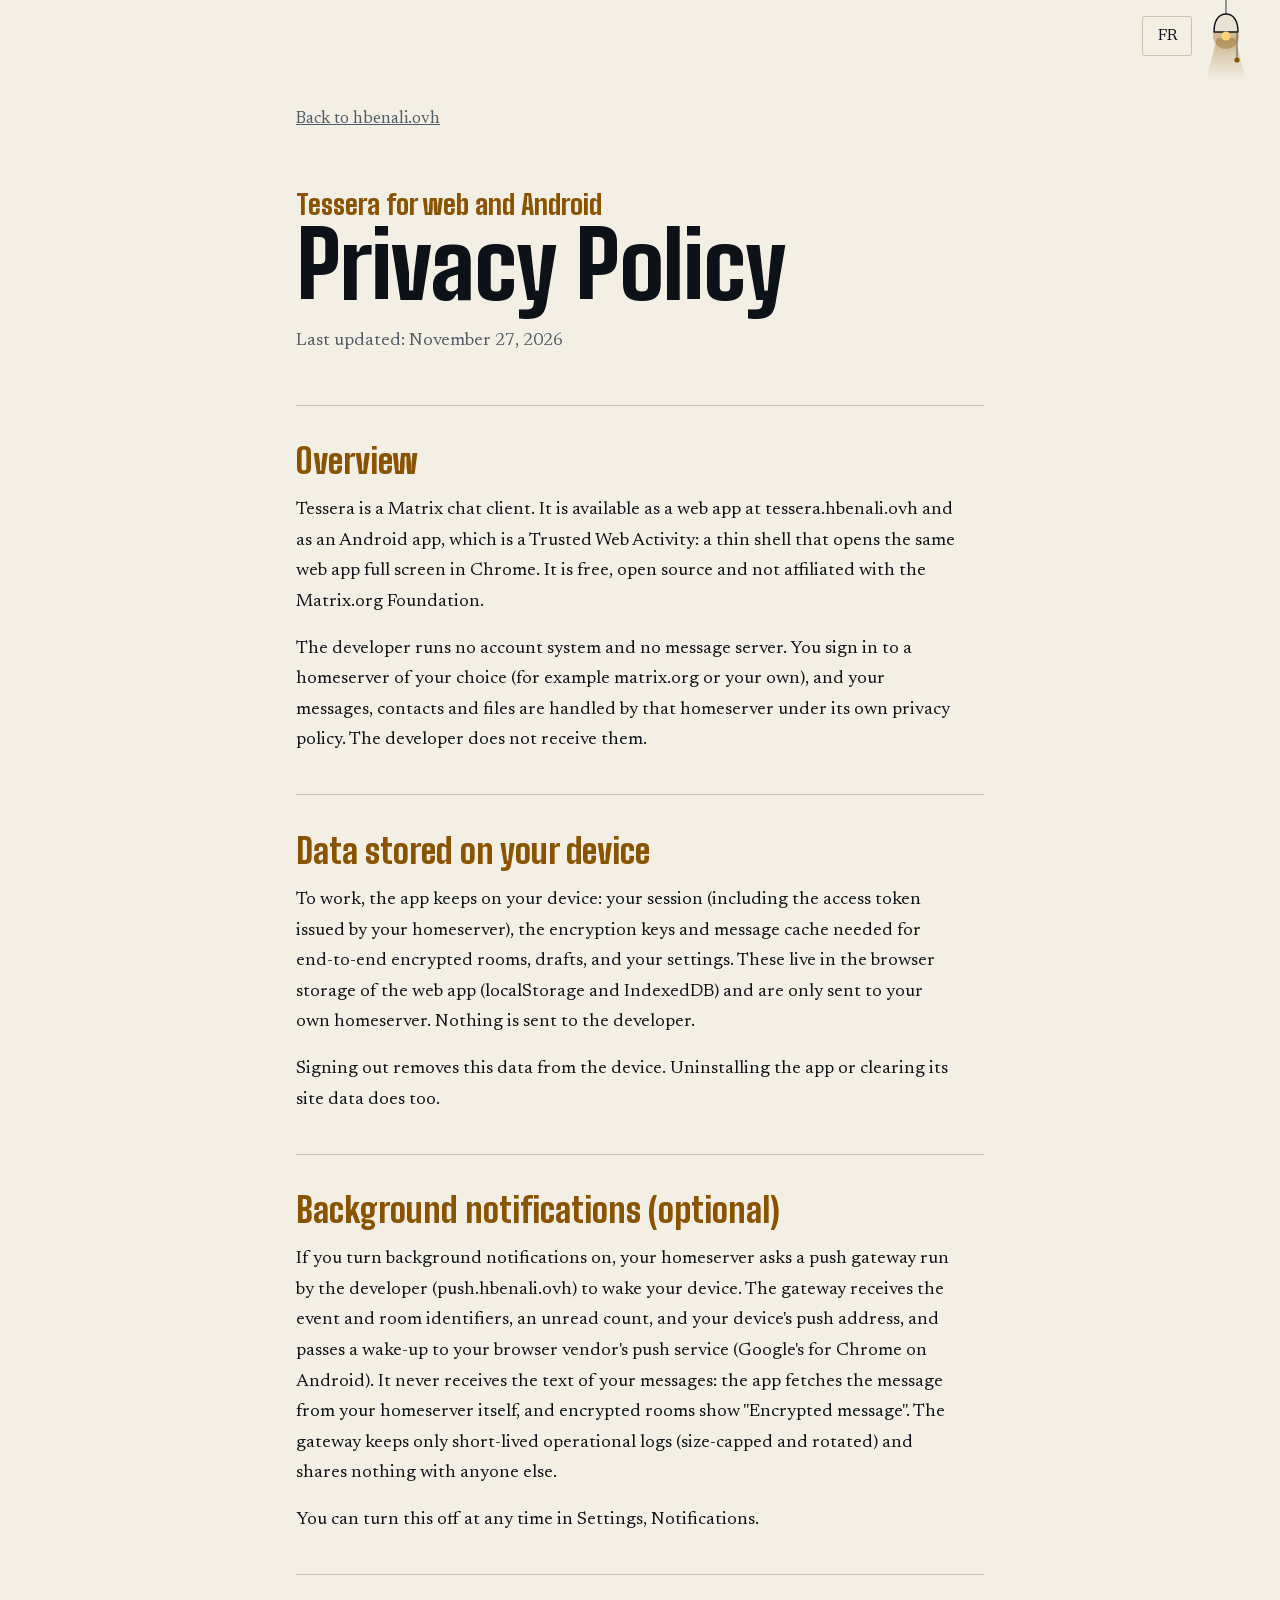
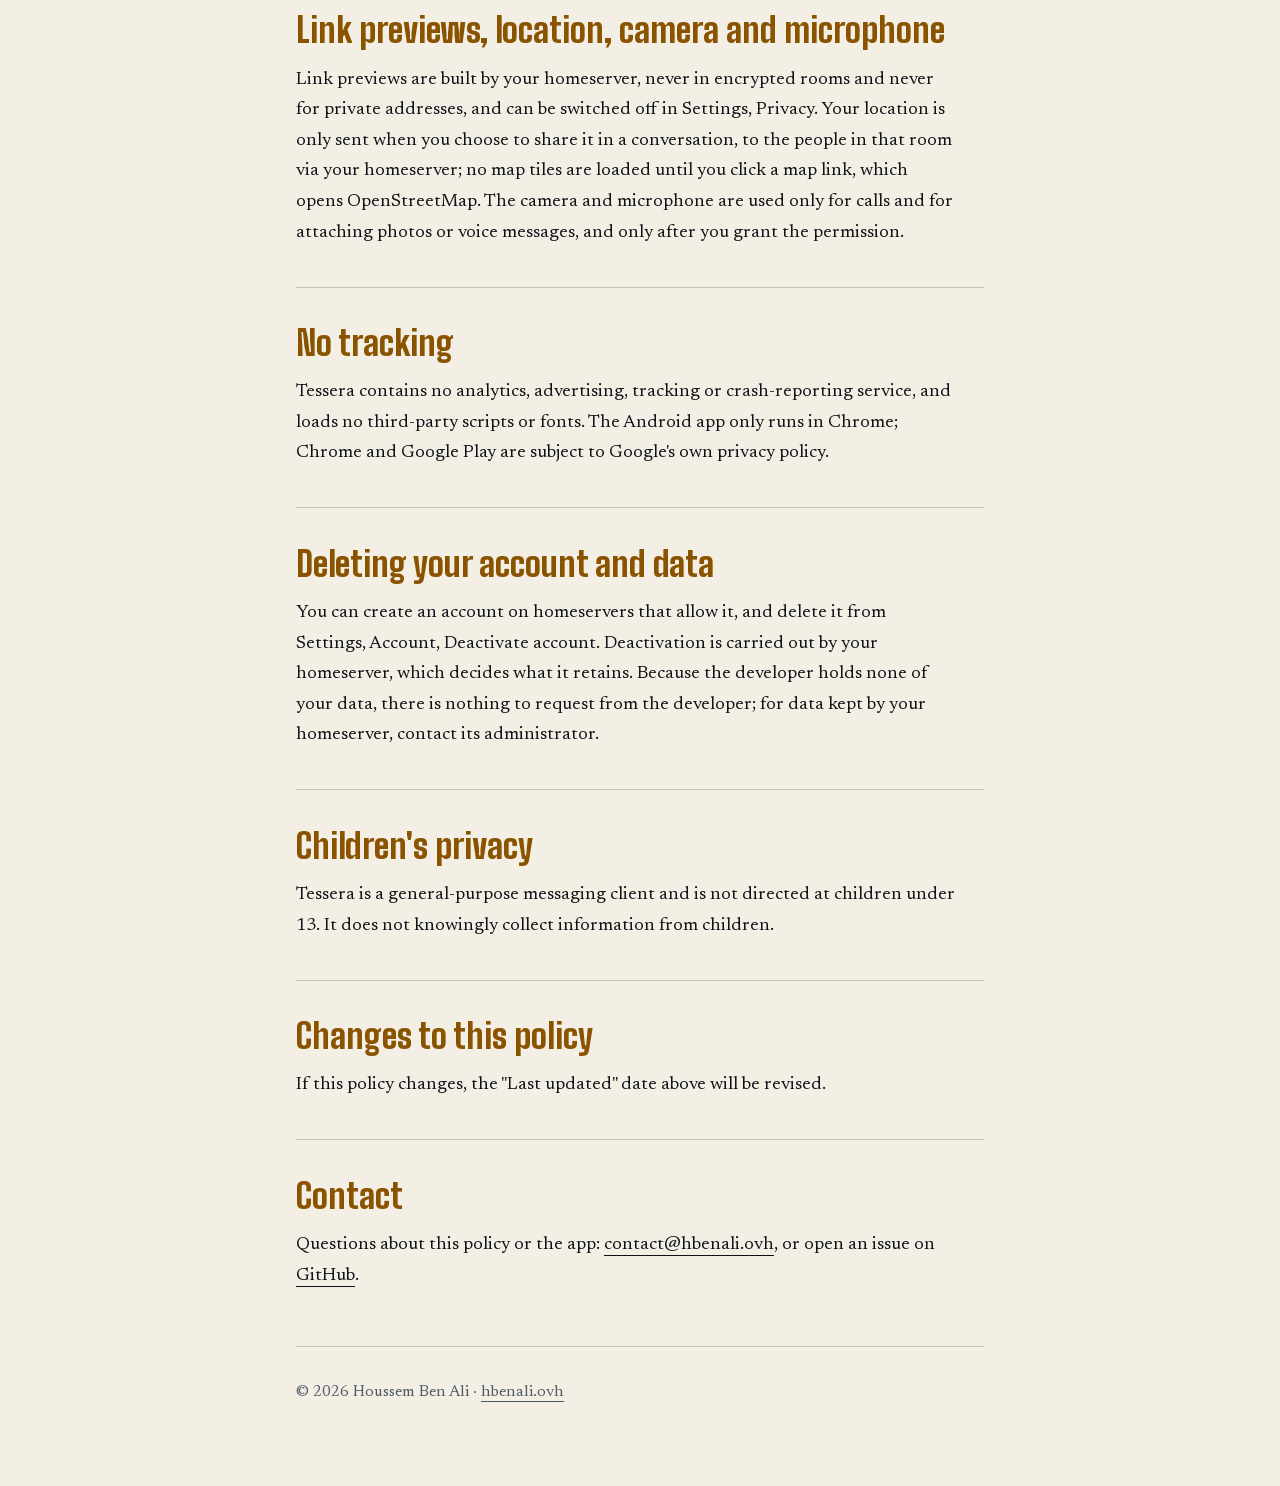
<file: tessera-privacy.html>
<!DOCTYPE html>
<html lang="en">

<head>
    <meta charset="UTF-8">
    <meta name="viewport" content="width=device-width, initial-scale=1.0">
    <title>Tessera - Privacy Policy | Houssem Ben Ali</title>

    <meta name="description" content="Privacy policy for Tessera, a fast and private Matrix chat client (web app and Android app).">
    <meta name="robots" content="index, follow">
    <meta name="author" content="Houssem Ben Ali">

    <link rel="apple-touch-icon" sizes="180x180" href="/apple-touch-icon.png">
    <link rel="icon" type="image/png" sizes="32x32" href="/favicon-32x32.png">
    <link rel="icon" type="image/png" sizes="16x16" href="/favicon-16x16.png">
    <link rel="manifest" href="/site.webmanifest">
    <meta name="msapplication-TileColor" content="#0c1218">
    <meta name="color-scheme" content="dark light">
    <meta name="theme-color" content="#0c1218" media="(prefers-color-scheme: dark)">
    <meta name="theme-color" content="#f4efe4" media="(prefers-color-scheme: light)">
    <link rel="canonical" href="https://www.hbenali.ovh/tessera-privacy.html">

    <meta property="og:type" content="website">
    <meta property="og:title" content="Tessera - Privacy Policy">
    <meta property="og:description" content="Privacy policy for the Tessera Matrix client.">
    <meta property="og:url" content="https://www.hbenali.ovh/tessera-privacy.html">
    <meta property="og:image" content="https://www.hbenali.ovh/android-chrome-512x512.png">
    <meta property="og:site_name" content="Houssem Ben Ali">
    <link rel="preload" as="font" type="font/woff2" href="/fonts/big-shoulders-latin-wght.woff2" crossorigin>
    <link rel="preload" as="font" type="font/woff2" href="/fonts/newsreader-latin-wght.woff2" crossorigin>
    <script src="/theme.js"></script>
    <link rel="stylesheet" href="/site.css">
</head>

<body>

    <div class="controls">
        <button class="control-btn lang-toggle" aria-label="Switch language" title="Switch language">
            <span class="lang-toggle-label">FR</span>
        </button>
    </div>

    <div class="container">
        <div id="lang-en" class="lang-content">
            <a href="/" class="back-link">Back to hbenali.ovh</a>

            <div class="page-header">
                <div class="badge">Tessera for web and Android</div>
                <h1>Privacy Policy</h1>
                <p class="updated">Last updated: November 27, 2026</p>
            </div>

            <div class="card">
                <h2>Overview</h2>
                <p>Tessera is a Matrix chat client. It is available as a web app at tessera.hbenali.ovh and as an Android app, which is a Trusted Web Activity: a thin shell that opens the same web app full screen in Chrome. It is free, open source and not affiliated with the Matrix.org Foundation.</p>
                <p>The developer runs no account system and no message server. You sign in to a homeserver of your choice (for example matrix.org or your own), and your messages, contacts and files are handled by that homeserver under its own privacy policy. The developer does not receive them.</p>
            </div>

            <div class="card">
                <h2>Data stored on your device</h2>
                <p>To work, the app keeps on your device: your session (including the access token issued by your homeserver), the encryption keys and message cache needed for end-to-end encrypted rooms, drafts, and your settings. These live in the browser storage of the web app (localStorage and IndexedDB) and are only sent to your own homeserver. Nothing is sent to the developer.</p>
                <p>Signing out removes this data from the device. Uninstalling the app or clearing its site data does too.</p>
            </div>

            <div class="card">
                <h2>Background notifications (optional)</h2>
                <p>If you turn background notifications on, your homeserver asks a push gateway run by the developer (push.hbenali.ovh) to wake your device. The gateway receives the event and room identifiers, an unread count, and your device's push address, and passes a wake-up to your browser vendor's push service (Google's for Chrome on Android). It never receives the text of your messages: the app fetches the message from your homeserver itself, and encrypted rooms show "Encrypted message". The gateway keeps only short-lived operational logs (size-capped and rotated) and shares nothing with anyone else.</p>
                <p>You can turn this off at any time in Settings, Notifications.</p>
            </div>

            <div class="card">
                <h2>Link previews, location, camera and microphone</h2>
                <p>Link previews are built by your homeserver, never in encrypted rooms and never for private addresses, and can be switched off in Settings, Privacy. Your location is only sent when you choose to share it in a conversation, to the people in that room via your homeserver; no map tiles are loaded until you click a map link, which opens OpenStreetMap. The camera and microphone are used only for calls and for attaching photos or voice messages, and only after you grant the permission.</p>
            </div>

            <div class="card">
                <h2>No tracking</h2>
                <p>Tessera contains no analytics, advertising, tracking or crash-reporting service, and loads no third-party scripts or fonts. The Android app only runs in Chrome; Chrome and Google Play are subject to Google's own privacy policy.</p>
            </div>

            <div class="card">
                <h2>Deleting your account and data</h2>
                <p>You can create an account on homeservers that allow it, and delete it from Settings, Account, Deactivate account. Deactivation is carried out by your homeserver, which decides what it retains. Because the developer holds none of your data, there is nothing to request from the developer; for data kept by your homeserver, contact its administrator.</p>
            </div>

            <div class="card">
                <h2>Children's privacy</h2>
                <p>Tessera is a general-purpose messaging client and is not directed at children under 13. It does not knowingly collect information from children.</p>
            </div>

            <div class="card">
                <h2>Changes to this policy</h2>
                <p>If this policy changes, the "Last updated" date above will be revised.</p>
            </div>

            <div class="card">
                <h2>Contact</h2>
                <p>Questions about this policy or the app: <a href="mailto:contact@hbenali.ovh">contact@hbenali.ovh</a>, or open an issue on <a href="https://github.com/hbenali/tessera/issues">GitHub</a>.</p>
            </div>

            <footer>
                &copy; 2026 Houssem Ben Ali &middot; <a href="/">hbenali.ovh</a>
            </footer>
        </div>

        <div id="lang-fr" class="lang-content" style="display: none;">
            <a href="/" class="back-link">Retour à hbenali.ovh</a>

            <div class="page-header">
                <div class="badge">Tessera pour le web et Android</div>
                <h1>Politique de confidentialité</h1>
                <p class="updated">Dernière mise à jour : 27 novembre 2026</p>
            </div>

            <div class="card">
                <h2>Aperçu</h2>
                <p>Tessera est un client de messagerie Matrix. Il est disponible en application web sur tessera.hbenali.ovh et en application Android, qui est une Trusted Web Activity : une enveloppe légère qui ouvre la même application web en plein écran dans Chrome. Il est gratuit, open source et sans lien avec la Matrix.org Foundation.</p>
                <p>Le développeur n'exploite ni système de comptes ni serveur de messages. Vous vous connectez au serveur d'accueil (homeserver) de votre choix (par exemple matrix.org ou le vôtre), et vos messages, contacts et fichiers sont traités par ce serveur selon sa propre politique de confidentialité. Le développeur ne les reçoit pas.</p>
            </div>

            <div class="card">
                <h2>Données stockées sur votre appareil</h2>
                <p>Pour fonctionner, l'application conserve sur votre appareil : votre session (dont le jeton d'accès délivré par votre serveur), les clés de chiffrement et le cache de messages nécessaires aux salons chiffrés de bout en bout, les brouillons et vos réglages. Ces données résident dans le stockage du navigateur de l'application web (localStorage et IndexedDB) et ne sont envoyées qu'à votre propre serveur. Rien n'est envoyé au développeur.</p>
                <p>Se déconnecter supprime ces données de l'appareil. Désinstaller l'application ou effacer ses données de site fait de même.</p>
            </div>

            <div class="card">
                <h2>Notifications en arrière-plan (optionnel)</h2>
                <p>Si vous activez les notifications en arrière-plan, votre serveur demande à une passerelle push exploitée par le développeur (push.hbenali.ovh) de réveiller votre appareil. La passerelle reçoit les identifiants de l'événement et du salon, un compteur de non-lus et l'adresse push de votre appareil, puis transmet un signal de réveil au service push de votre navigateur (celui de Google pour Chrome sur Android). Elle ne reçoit jamais le texte de vos messages : l'application le récupère elle-même auprès de votre serveur, et les salons chiffrés affichent « Message chiffré ». La passerelle ne conserve que des journaux techniques de courte durée (taille limitée, rotation) et ne les partage avec personne.</p>
                <p>Vous pouvez la désactiver à tout moment dans Paramètres, Notifications.</p>
            </div>

            <div class="card">
                <h2>Aperçus de liens, position, caméra et micro</h2>
                <p>Les aperçus de liens sont générés par votre serveur, jamais dans les salons chiffrés ni pour des adresses privées, et peuvent être désactivés dans Paramètres, Confidentialité. Votre position n'est envoyée que si vous choisissez de la partager dans une conversation, aux membres du salon via votre serveur ; aucune tuile de carte n'est chargée avant que vous cliquiez sur un lien de carte, qui ouvre OpenStreetMap. La caméra et le micro ne servent qu'aux appels et à l'ajout de photos ou de messages vocaux, et seulement après votre autorisation.</p>
            </div>

            <div class="card">
                <h2>Aucun suivi</h2>
                <p>Tessera ne contient aucun service d'analyse, de publicité, de suivi ou de rapport de plantage, et ne charge ni script ni police tiers. L'application Android s'exécute uniquement dans Chrome ; Chrome et Google Play relèvent de la politique de confidentialité de Google.</p>
            </div>

            <div class="card">
                <h2>Suppression de votre compte et de vos données</h2>
                <p>Vous pouvez créer un compte sur les serveurs qui l'autorisent, et le supprimer depuis Paramètres, Compte, Désactiver le compte. La désactivation est effectuée par votre serveur, qui décide de ce qu'il conserve. Comme le développeur ne détient aucune de vos données, il n'y a rien à lui demander ; pour les données conservées par votre serveur, contactez son administrateur.</p>
            </div>

            <div class="card">
                <h2>Confidentialité des enfants</h2>
                <p>Tessera est un client de messagerie généraliste et ne s'adresse pas aux enfants de moins de 13 ans. Il ne collecte sciemment aucune information auprès d'enfants.</p>
            </div>

            <div class="card">
                <h2>Modifications de cette politique</h2>
                <p>Si cette politique change, la date de « Dernière mise à jour » ci-dessus sera révisée.</p>
            </div>

            <div class="card">
                <h2>Contact</h2>
                <p>Questions sur cette politique ou sur l'application : <a href="mailto:contact@hbenali.ovh">contact@hbenali.ovh</a>, ou ouvrez un ticket sur <a href="https://github.com/hbenali/tessera/issues">GitHub</a>.</p>
            </div>

            <footer>
                &copy; 2026 Houssem Ben Ali &middot; <a href="/">hbenali.ovh</a>
            </footer>
        </div>
    </div>

    <script>
        const langToggle = document.querySelector('.lang-toggle');
        const langLabel = langToggle.querySelector('.lang-toggle-label');
        const contentEn = document.getElementById('lang-en');
        const contentFr = document.getElementById('lang-fr');

        const getPreferredLang = () => {
            const saved = localStorage.getItem('lang');
            if (saved) return saved;
            return navigator.language.toLowerCase().startsWith('fr') ? 'fr' : 'en';
        };

        const setLang = (lang) => {
            contentEn.style.display = lang === 'en' ? '' : 'none';
            contentFr.style.display = lang === 'fr' ? '' : 'none';
            langLabel.textContent = lang === 'en' ? 'FR' : 'EN';
            document.documentElement.lang = lang;
            localStorage.setItem('lang', lang);
        };

        setLang(getPreferredLang());

        langToggle.addEventListener('click', () => {
            setLang(contentEn.style.display === 'none' ? 'en' : 'fr');
        });
    </script>
</body>

</html>
</file>
<file: site.css>
/* hbenali.ovh: one stylesheet for every page. Dark editorial: cold ink, bone text,
   a sodium-lamp glow, verdigris only for "online". Fonts are self-hosted (see fonts/README.md). */

@font-face {
    font-family: 'Big Shoulders';
    font-style: normal;
    font-weight: 600 900;
    font-display: swap;
    src: url('fonts/big-shoulders-latin-wght.woff2') format('woff2');
}
@font-face {
    font-family: 'Newsreader';
    font-style: normal;
    font-weight: 200 800;
    font-display: swap;
    src: url('fonts/newsreader-latin-wght.woff2') format('woff2');
}
@font-face {
    font-family: 'Newsreader';
    font-style: italic;
    font-weight: 200 800;
    font-display: swap;
    src: url('fonts/newsreader-italic-latin-wght.woff2') format('woff2');
}
@font-face {
    font-family: 'JetBrains Mono';
    font-style: normal;
    font-weight: 100 800;
    font-display: swap;
    src: url('fonts/jetbrains-mono-latin-wght.woff2') format('woff2');
}

:root {
    --ink: #0c1218;
    --slate: #17212b;
    --line: #263341;
    --bone: #e7e1d3;
    --mist: #8e9aa6;
    --sodium: #e9a23b;
    --verdigris: #5db7a0;
    --glow: rgba(233, 162, 59, 0.2);
    --glow-soft: rgba(233, 162, 59, 0.06);
    --glass: rgba(12, 18, 24, 0.82);
    --wash: rgba(23, 33, 43, 0.6);
    --rule: rgba(38, 51, 65, 0.7);

    --display: 'Big Shoulders', 'Arial Narrow', Impact, sans-serif;
    --serif: 'Newsreader', Georgia, serif;
    --mono: 'JetBrains Mono', ui-monospace, monospace;

    --gutter: clamp(1.5rem, 4vw, 2.5rem);
    color-scheme: dark;
}

/* Light: follows the system setting until the lamp (theme.js) is used. Dark above is the default and the identity.
   Contrast on --ink (page) / --slate (surface): text 16:1, muted 6.0/5.4, accent 5.5/4.9, ok 5.2/4.7. */
@media (prefers-color-scheme: light) {
    :root:not([data-theme="dark"]) {
        --ink: #f4efe4;
        --slate: #e9e3d4;
        --line: #cbc3b0;
        --bone: #0c1218;
        --mist: #4f5b67;
        --sodium: #8a5300;
        --verdigris: #1b7058;
        --glow: rgba(233, 162, 59, 0.22);
        --glow-soft: rgba(233, 162, 59, 0.07);
        --glass: rgba(244, 239, 228, 0.86);
        --wash: rgba(233, 227, 212, 0.7);
        --rule: rgba(203, 195, 176, 0.8);
        color-scheme: light;
    }
}
:root[data-theme="light"] {
    --ink: #f4efe4;
    --slate: #e9e3d4;
    --line: #cbc3b0;
    --bone: #0c1218;
    --mist: #4f5b67;
    --sodium: #8a5300;
    --verdigris: #1b7058;
    --glow: rgba(233, 162, 59, 0.22);
    --glow-soft: rgba(233, 162, 59, 0.07);
    --glass: rgba(244, 239, 228, 0.86);
    --wash: rgba(233, 227, 212, 0.7);
    --rule: rgba(203, 195, 176, 0.8);
    color-scheme: light;
}

*, *::before, *::after { box-sizing: border-box; margin: 0; padding: 0; }

html { background: var(--ink); scroll-behavior: smooth; scroll-padding-top: 5.5rem; }

body {
    min-height: 100vh;
    background: var(--ink);
    color: var(--bone);
    font-family: var(--serif);
    font-size: 1.125rem;
    line-height: 1.7;
    font-optical-sizing: auto;
    -webkit-font-smoothing: antialiased;
    text-rendering: optimizeLegibility;
}

::selection { background: var(--sodium); color: var(--ink); }
:focus-visible { outline: 2px solid var(--sodium); outline-offset: 4px; border-radius: 2px; }

a { color: inherit; }
ul { list-style: none; }
strong { font-weight: 600; }
img { max-width: 100%; height: auto; display: block; }
[hidden] { display: none !important; }

.sr-only {
    position: absolute; width: 1px; height: 1px; overflow: hidden;
    clip-path: inset(50%); white-space: nowrap;
}
.skip {
    position: fixed; top: 0.75rem; left: 0.75rem; z-index: 60;
    background: var(--sodium); color: var(--ink); padding: 0.5rem 1rem;
    transform: translateY(-300%);
}
.skip:focus { transform: none; }

/* Underline that draws in on hover and focus. */
.link, .card a:not(.btn), .page-header a, footer a {
    text-decoration: none;
    background-image: linear-gradient(currentColor, currentColor);
    background-repeat: no-repeat;
    background-size: 100% 1px;
    background-position: 0 100%;
    padding-bottom: 2px;
    transition: background-size 0.35s cubic-bezier(0.22, 1, 0.36, 1), color 0.2s;
}
.link:hover, .link:focus-visible, .card a:not(.btn):hover, .card a:not(.btn):focus-visible,
footer a:hover, footer a:focus-visible { color: var(--sodium); background-size: 100% 2px; }

.display { font-family: var(--display); font-weight: 800; line-height: 0.86; letter-spacing: -0.01em; }

/* ───────────── Top bar ───────────── */
.bar {
    position: fixed; inset: 0 0 auto 0; z-index: 40;
    border-bottom: 1px solid var(--rule);
    background: var(--glass);
    -webkit-backdrop-filter: blur(10px); backdrop-filter: blur(10px);
}
.bar-inner {
    max-width: 110rem; margin: 0 auto; padding: 0.55rem var(--gutter);
    display: flex; flex-wrap: wrap; align-items: center; justify-content: space-between; column-gap: 1.5rem;
}
.mark { font-family: var(--display); font-weight: 800; font-size: 1.7rem; line-height: 1.4; text-decoration: none; }
.bar nav { order: 3; width: 100%; overflow-x: auto; scrollbar-width: none; margin-inline: -0.5rem; }
.bar nav ul { display: flex; gap: 0.25rem; white-space: nowrap; }
.bar nav a { display: block; padding: 0.4rem 0.5rem; color: var(--mist); text-decoration: none; transition: color 0.2s; }
.bar nav a:hover, .bar nav a[aria-current="true"] { color: var(--bone); }
.bar-end { font-size: 1rem; color: var(--mist); }

@media (min-width: 40rem) {
    .bar nav { order: 0; width: auto; }
    .bar nav ul { gap: 0.75rem; }
}

/* ───────────── Hero ───────────── */
.wrap { max-width: 110rem; margin: 0 auto; padding-inline: var(--gutter); }

.hero { position: relative; isolation: isolate; overflow: hidden; padding-block: 9rem 6rem; }
.hero::before {
    content: ''; position: absolute; z-index: -1; top: -14rem; right: -12rem;
    width: min(46rem, 140vw); aspect-ratio: 1; border-radius: 50%;
    background: radial-gradient(closest-side, var(--glow), var(--glow-soft) 55%, transparent);
    pointer-events: none;
}
.hero h1 { font-size: clamp(2.9rem, 12.2vw, 12rem); margin-left: -0.03em; }
.hero h1 .line { display: block; overflow: hidden; padding-bottom: 0.05em; }
.hero h1 .line > span { display: block; animation: rise 1.1s cubic-bezier(0.16, 1, 0.3, 1) both; }
.hero h1 .line:nth-child(2) > span { animation-delay: 0.13s; }
.hero .lead { margin-top: 2.5rem; max-width: 34ch; font-size: clamp(1.35rem, 2.4vw, 1.75rem); line-height: 1.5; color: var(--bone); animation: fade 0.9s 0.55s both; }
.hero .by { margin-top: 1.25rem; color: var(--mist); animation: fade 0.9s 0.7s both; }

@keyframes rise { from { transform: translateY(108%); } }
@keyframes fade { from { opacity: 0; transform: translateY(12px); } }

/* ───────────── Sections ───────────── */
.block { position: relative; padding-block: 6rem; display: grid; gap: 2.5rem 2.5rem; }
.block::before { content: ''; position: absolute; top: 0; left: var(--gutter); right: var(--gutter); height: 1px; background: var(--line); }
.block-title { font-size: clamp(3.75rem, 7vw, 6rem); }
.block-note { margin-top: 1rem; max-width: 30ch; color: var(--mist); }
@media (min-width: 64rem) {
    .block { grid-template-columns: repeat(12, 1fr); padding-block: 8rem; }
    .block-head { grid-column: span 4; }
    .block-head > div { position: sticky; top: 7rem; }
    .block-body { grid-column: span 8; }
}

/* Tool filter */
.filter { margin-top: 2rem; max-width: 26rem; }
.filter label { display: block; color: var(--mist); font-size: 1rem; margin-bottom: 0.4rem; }
.filter-row { display: flex; align-items: center; gap: 0.75rem; border-bottom: 1px solid var(--mist); transition: border-color 0.2s; }
.filter-row:focus-within { border-color: var(--sodium); }
.filter input {
    flex: 1; min-width: 0; background: none; border: 0; color: var(--bone);
    font: 500 1rem/1 var(--mono); padding: 0.75rem 0; outline: 0;
}
.filter input::placeholder { color: var(--mist); opacity: 0.7; }
.filter kbd { font: 0.8125rem var(--mono); color: var(--mist); border: 1px solid var(--line); padding: 0.1rem 0.45rem; border-radius: 3px; }
.filter-count { margin-top: 0.6rem; color: var(--mist); font-size: 1rem; }
.tool-empty { color: var(--mist); padding: 1rem 0; }
.tool-empty kbd { font: 0.8125rem var(--mono); border: 1px solid var(--line); padding: 0.05rem 0.4rem; border-radius: 3px; }

.tool-group + .tool-group { margin-top: 4rem; }
.tool-group h3 { font-family: var(--display); font-weight: 800; font-size: 2rem; line-height: 1; color: var(--sodium); margin-bottom: 1.25rem; }

.tool {
    display: grid; grid-template-columns: 1fr auto; gap: 0.15rem 1.5rem;
    border-top: 1px solid var(--line); padding: 1.5rem 0; text-decoration: none; color: inherit;
    transition: padding-left 0.35s cubic-bezier(0.22, 1, 0.36, 1), background-color 0.35s;
}
.tool-group .tool:last-child { border-bottom: 1px solid var(--line); }
.tool:hover, .tool:focus-visible { padding-left: 0.9rem; background-color: var(--wash); }
.tool-name { font-family: var(--display); font-weight: 800; font-size: clamp(1.9rem, 3.4vw, 2.6rem); line-height: 1.05; transition: color 0.2s; overflow-wrap: anywhere; }
.tool:hover .tool-name, .tool:focus-visible .tool-name { color: var(--sodium); }
.pwa { font-family: var(--serif); font-weight: 400; font-style: italic; font-size: 1rem; color: var(--mist); margin-left: 0.6rem; letter-spacing: 0; }
.tool-status { align-self: center; color: var(--mist); font-size: 1rem; display: inline-flex; align-items: center; gap: 0.5rem; }
.dot { width: 0.55rem; height: 0.55rem; border-radius: 50%; background: var(--verdigris); }
.tool-desc, .tool-meta { grid-column: 1 / -1; }
.tool-desc { max-width: 62ch; }
.tool-meta { color: var(--mist); font-size: 1rem; }
.tool-meta i { font-style: italic; }

/* About, stack, contact */
.about-text p { max-width: 62ch; font-size: clamp(1.25rem, 2vw, 1.5rem); line-height: 1.6; }
.about-text p + p { margin-top: 1.5rem; color: var(--mist); }
.stack { display: grid; gap: 2rem; }
.stack > div { display: grid; gap: 0.2rem 2rem; }
.stack dt { font-family: var(--display); font-weight: 800; font-size: 1.9rem; line-height: 1.1; color: var(--sodium); }
.stack dd { font-size: clamp(1.4rem, 2.6vw, 1.9rem); line-height: 1.35; }
@media (min-width: 40rem) { .stack > div { grid-template-columns: 11rem 1fr; } }

.contact-mail { display: inline-block; font-size: clamp(2.3rem, 7.4vw, 6rem); overflow-wrap: anywhere; }
.copy { margin-top: 0.75rem; background: none; border: 0; color: var(--mist); font: inherit; font-size: 1rem; cursor: pointer; }
.contact-links { margin-top: 3rem; display: flex; flex-wrap: wrap; gap: 0.75rem 2rem; font-size: 1.25rem; }

.foot, footer { color: var(--mist); font-size: 1rem; }
.foot { max-width: 110rem; margin: 0 auto; padding: 0 var(--gutter) 3rem; }
.foot > div { border-top: 1px solid var(--line); padding-top: 2rem; display: flex; flex-wrap: wrap; gap: 0.5rem 2rem; justify-content: space-between; }

/* ───────────── 404 ───────────── */
.nf { min-height: 100vh; display: flex; flex-direction: column; justify-content: center; padding-block: 7rem 4rem; position: relative; isolation: isolate; overflow: hidden; }
.nf::before {
    content: ''; position: absolute; z-index: -1; top: -12rem; right: -10rem; width: min(40rem, 140vw); aspect-ratio: 1; border-radius: 50%;
    background: radial-gradient(closest-side, var(--glow), var(--glow-soft) 55%, transparent);
}
.nf-code { font-size: clamp(9rem, 34vw, 28rem); color: var(--sodium); }
.nf h1 { font-size: clamp(2.8rem, 7vw, 5rem); margin-top: 0.5rem; }
.nf .nf-lead { margin-top: 1rem; max-width: 36ch; color: var(--mist); font-size: 1.3rem; }
.nf-links { margin-top: 2rem; display: flex; flex-wrap: wrap; gap: 0.75rem 2rem; font-size: 1.25rem; }
.nf-log { margin-top: 3rem; max-width: 44rem; overflow-wrap: anywhere; border: 1px solid var(--line); background: var(--wash); padding: 1.25rem 1.5rem; font: 0.875rem/1.8 var(--mono); border-radius: 2px; }
.nf-log .err { color: var(--sodium); }
.nf-log .dim { color: var(--mist); }

/* ───────────── Policy and install pages ───────────── */
.container { max-width: 48rem; margin: 0 auto; padding: 6.5rem var(--gutter) 5rem; }

.controls { position: fixed; top: 1rem; right: 1rem; z-index: 40; display: flex; gap: 0.5rem; }
.control-btn {
    background: var(--glass); color: var(--bone); border: 1px solid var(--line);
    font: inherit; font-size: 1rem; padding: 0.35rem 0.9rem; border-radius: 2px; cursor: pointer;
    -webkit-backdrop-filter: blur(10px); backdrop-filter: blur(10px); transition: border-color 0.2s, color 0.2s;
}
.control-btn:hover { border-color: var(--sodium); color: var(--sodium); }

.back-link { display: inline-block; color: var(--mist); margin-bottom: 3.5rem; font-size: 1.05rem; }

.page-header { margin-bottom: 3rem; }
.badge { font-family: var(--display); font-weight: 800; font-size: 1.7rem; line-height: 1.1; color: var(--sodium); }
.page-header h1 { font-family: var(--display); font-weight: 800; line-height: 0.88; letter-spacing: -0.01em; font-size: clamp(3rem, 11vw, 5.75rem); margin-top: 0.35rem; overflow-wrap: break-word; hyphens: auto; }
.updated { margin-top: 1.25rem; color: var(--mist); }

.card { border-top: 1px solid var(--line); padding: 2.4rem 0; }
.card h2 { font-family: var(--display); font-weight: 800; font-size: 2.1rem; line-height: 1.05; color: var(--sodium); margin-bottom: 1rem; }
.card p { max-width: 66ch; }
.card p + p, .card p + ul, .card ul + p, .card ul + ul { margin-top: 1rem; }
.card ul { max-width: 66ch; }
.card li { position: relative; padding-left: 1.4rem; margin-top: 0.6rem; color: var(--bone); }
.card li::before { content: ''; position: absolute; left: 0; top: 0.9em; width: 0.65rem; height: 1px; background: var(--sodium); }
.card code { font-family: var(--mono); font-size: 0.82em; background: var(--slate); padding: 0.1em 0.4em; border-radius: 2px; overflow-wrap: anywhere; }

.btn {
    display: inline-block; background: var(--sodium); color: var(--ink); padding: 0.7rem 1.4rem;
    font-weight: 600; text-decoration: none; border-radius: 2px;
    transition: background-color 0.2s, transform 0.2s;
}
.btn:hover, .btn:focus-visible { background: var(--bone); transform: translateY(-2px); }

.shots { display: grid; gap: 1.5rem; margin-top: 1.5rem; }
.shots figure { margin: 0; }
.shots img { border: 1px solid var(--line); border-radius: 2px; }
.shots figcaption { margin-top: 0.5rem; color: var(--mist); font-style: italic; font-size: 1rem; }
.shots .phone { max-width: 16rem; }

.lang-content > footer { margin-top: 1rem; border-top: 1px solid var(--line); padding-top: 2rem; }

@media (prefers-reduced-motion: reduce) {
    html { scroll-behavior: auto; }
    *, *::before, *::after { animation-duration: 0.01ms !important; animation-delay: 0s !important; transition-duration: 0.01ms !important; }
}

/* ---- Theme lamp: pull-cord switch (see theme.js). Lamp on = light theme. ---- */
.theme-lamp {
    position: absolute; /* scrolls away with the page; fixed on pages with a fixed bar, see below */
    top: 0;
    inset-inline-end: clamp(0.75rem, 3vw, 2rem);
    z-index: 1000;
    display: block;
    width: 2.75rem;
    height: 5.25rem;
    padding: 0;
    border: 0;
    background: none;
    cursor: pointer;
    -webkit-tap-highlight-color: transparent;
}
/* Pages with a fixed top bar or fixed top-right controls: the lamp stays visible and the bar
   reserves room for it (lamp offset + lamp width + gap), so it never covers a link. */
html:has(.bar-inner) .theme-lamp,
html:has(.controls) .theme-lamp { position: fixed; }
.bar-inner { padding-inline-end: calc(clamp(0.75rem, 3vw, 2rem) + 2.75rem + 0.75rem); }
.controls { right: calc(clamp(0.75rem, 3vw, 2rem) + 2.75rem + 0.75rem); }
.theme-lamp svg { display: block; width: 100%; height: 100%; overflow: visible; pointer-events: none; }
.lamp-wire { stroke: var(--mist); stroke-width: 1.2; }
.lamp-shade { fill: var(--slate); stroke: var(--bone); stroke-width: 1.4; stroke-linejoin: round; }
.lamp-bulb { fill: var(--line); transition: fill 0.4s; }
.lamp-halo { fill: var(--sodium); opacity: 0; transition: opacity 0.5s; }
.lamp-cone { fill: url(#lamp-cone); opacity: 0; transition: opacity 0.5s; }
.lamp-stop-a { stop-color: var(--sodium); stop-opacity: 0.38; }
.lamp-stop-b { stop-color: var(--sodium); stop-opacity: 0; }
.lamp-cord { stroke: var(--mist); stroke-width: 1; }
.lamp-bead { fill: var(--sodium); }
.theme-lamp[data-on="true"] .lamp-bulb { fill: #ffd27a; }
.theme-lamp[data-on="true"] .lamp-halo { opacity: 0.35; }
.theme-lamp[data-on="true"] .lamp-cone { opacity: 1; }
.lamp-swing { transform-box: view-box; transform-origin: 22px 0; animation: lamp-swing 0.9s ease-out; }
.lamp-pull { animation: lamp-pull 0.45s cubic-bezier(0.3, 1.6, 0.5, 1); }
@keyframes lamp-swing { 20% { transform: rotate(-5deg); } 45% { transform: rotate(3.5deg); } 70% { transform: rotate(-1.5deg); } }
@keyframes lamp-pull { 35% { transform: translateY(10px); } }

/* The theme switch is a plain cross-fade of the whole page. */
html.theme-vt::view-transition-old(root) { animation: 0.45s ease both lamp-fade-out; }
html.theme-vt::view-transition-new(root) { animation: 0.45s ease both lamp-fade-in; }
@keyframes lamp-fade-out { to { opacity: 0; } }
@keyframes lamp-fade-in { from { opacity: 0; } }

@media (prefers-reduced-motion: reduce) {
    .lamp-swing, .lamp-pull { animation: none; }
    .lamp-bulb, .lamp-halo, .lamp-cone { transition: none; }
}
</file>
